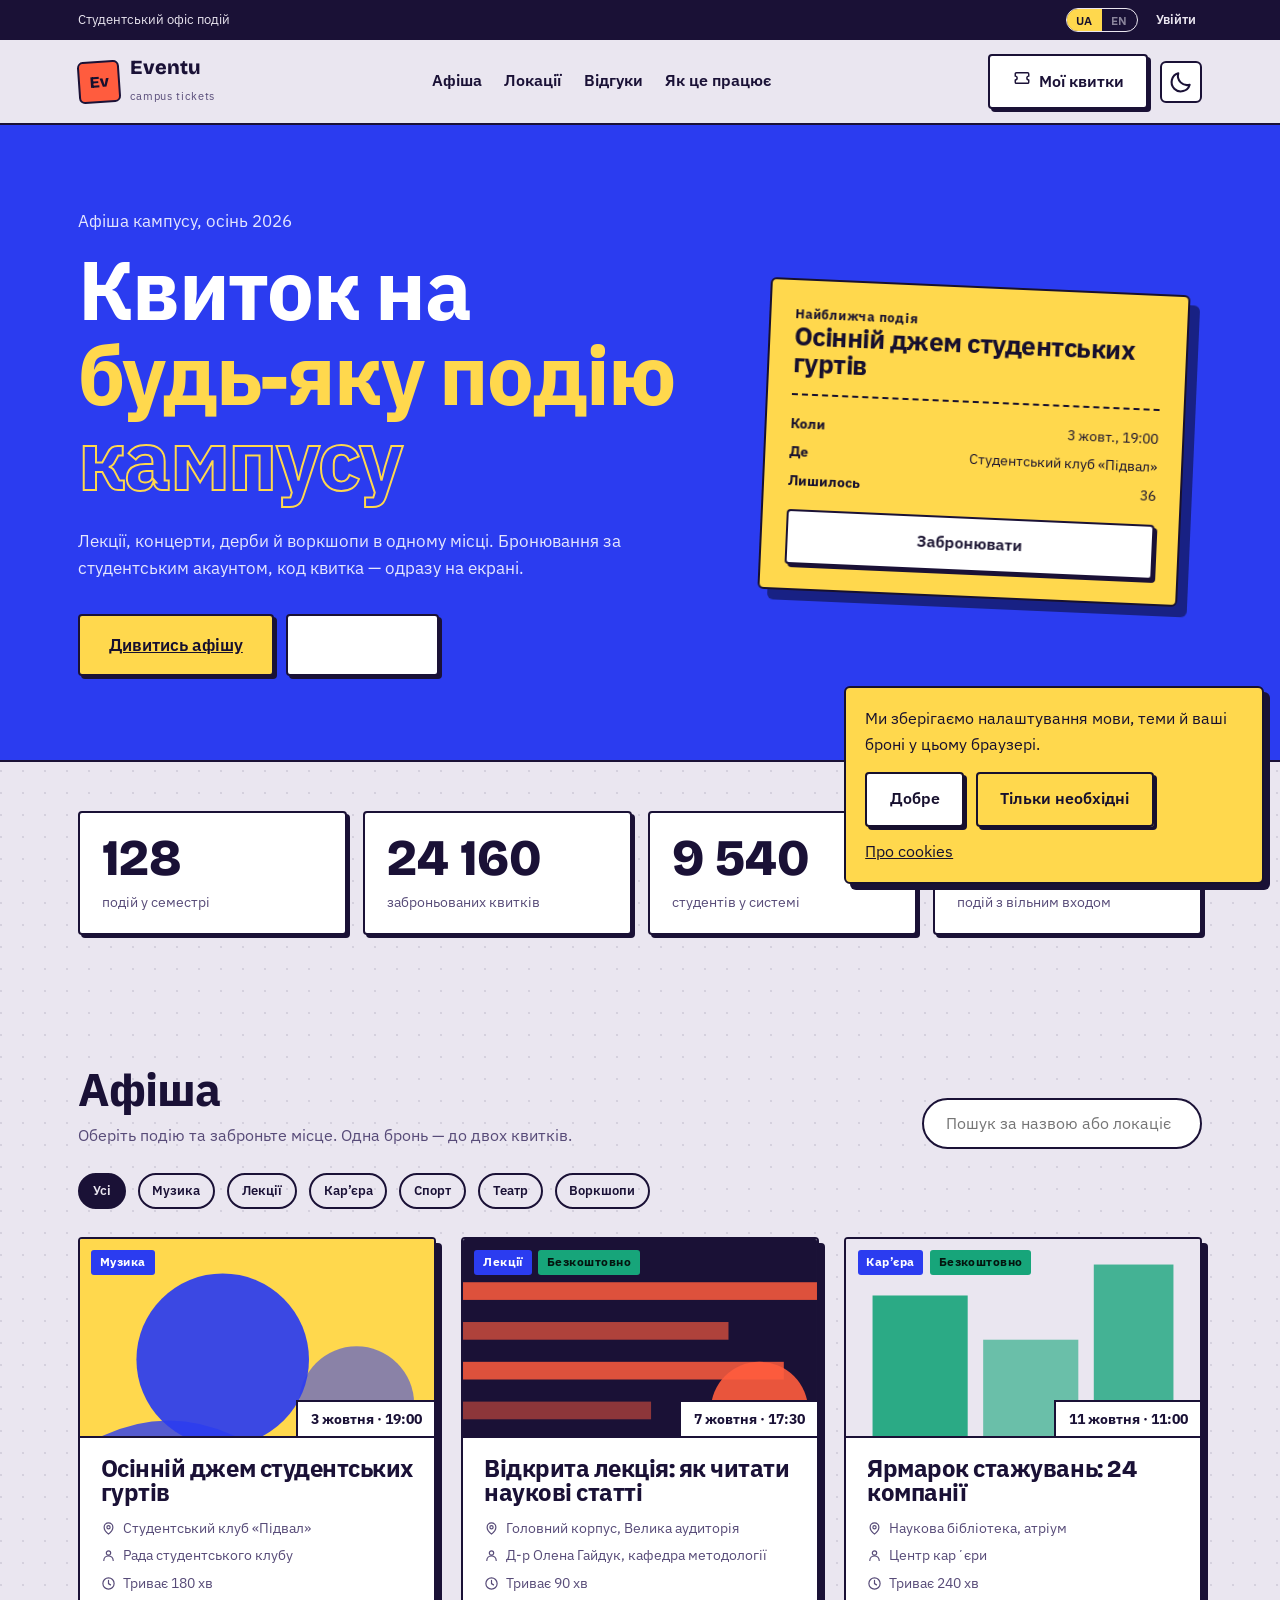
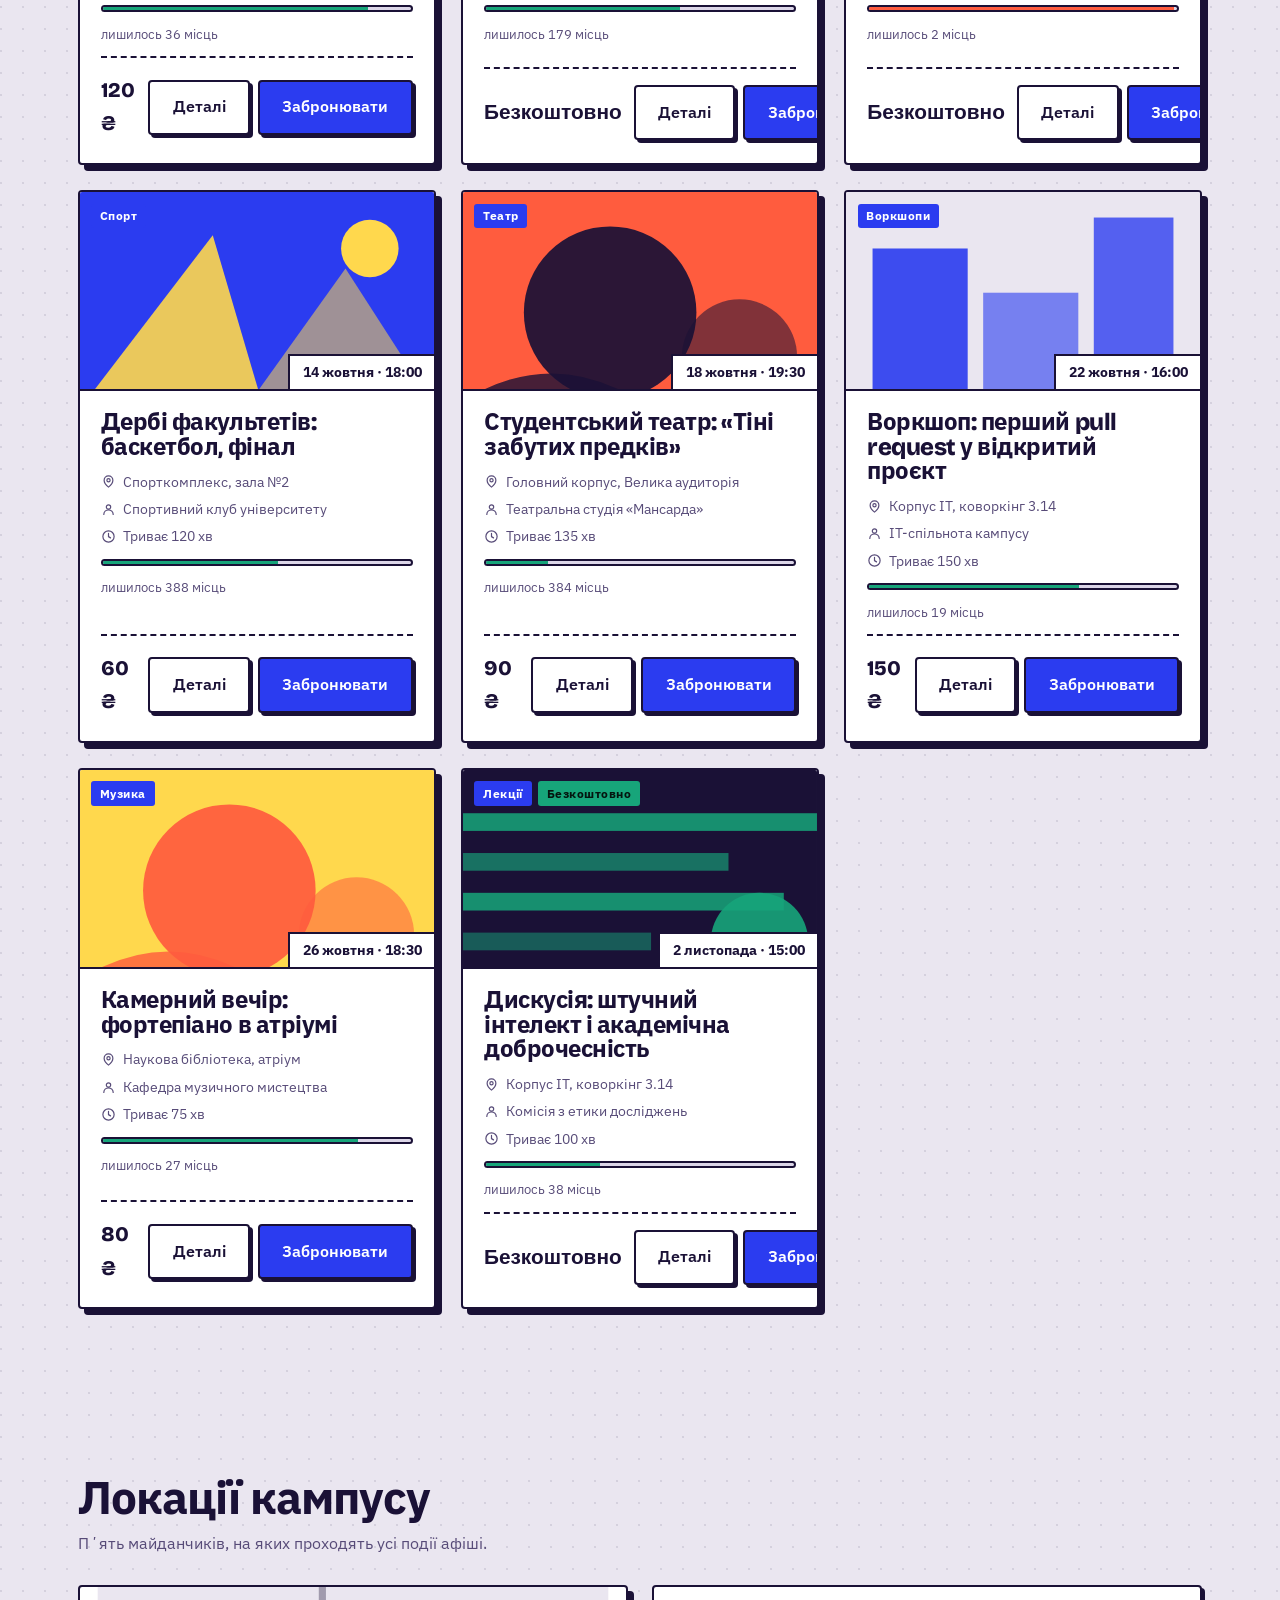
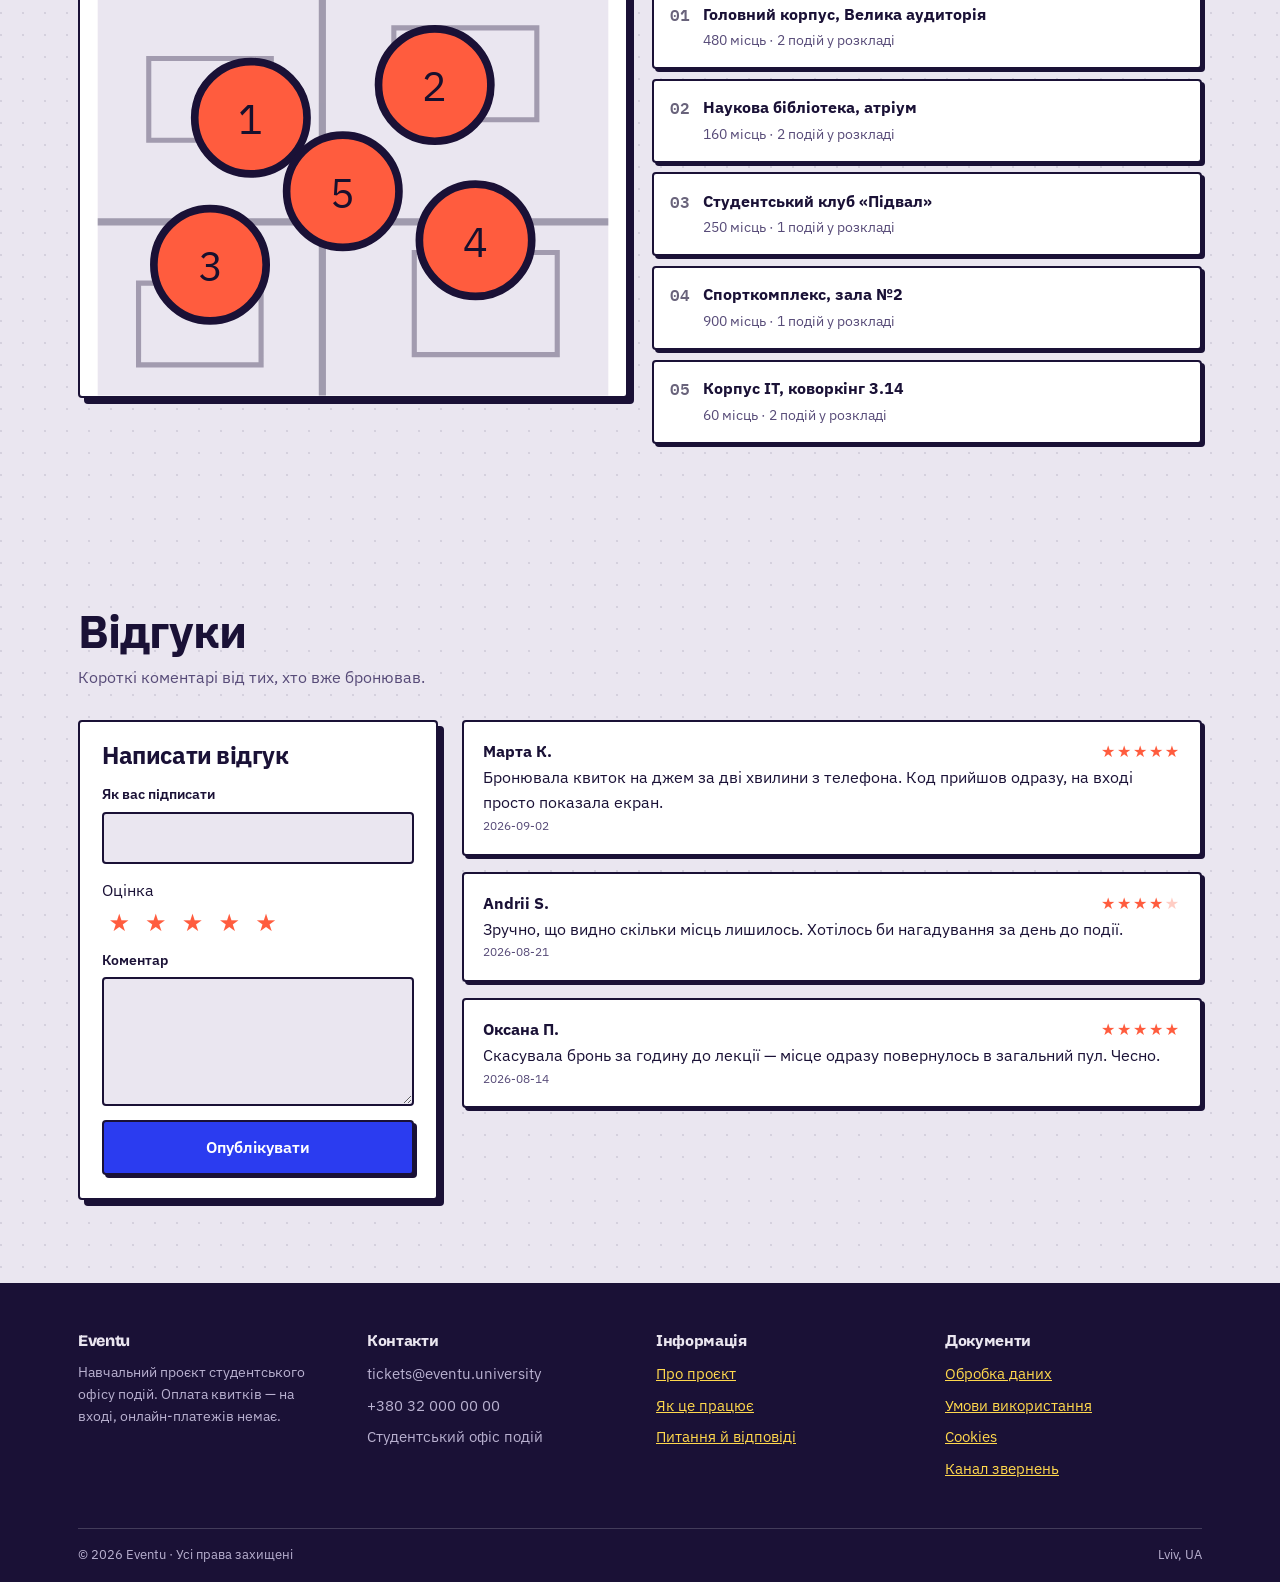
<file: index.html>
<!DOCTYPE html>
<html lang="uk" data-theme="light">
<head>
<meta charset="UTF-8">
<meta name="viewport" content="width=device-width, initial-scale=1">
<title>Eventu — квитки на університетські події</title>
<meta name="description" content="Афіша університетського кампусу: лекції, концерти, спорт, воркшопи. Бронювання квитків за студентським акаунтом.">
<link rel="icon" href="data:image/svg+xml,<svg xmlns='http://www.w3.org/2000/svg' viewBox='0 0 32 32'><rect width='32' height='32' rx='6' fill='%23FF5C3E'/><text x='16' y='23' font-size='18' font-family='sans-serif' font-weight='700' text-anchor='middle' fill='%231A1136'>E</text></svg>">
<link rel="preconnect" href="https://fonts.googleapis.com">
<link rel="preconnect" href="https://fonts.gstatic.com" crossorigin>
<link href="https://fonts.googleapis.com/css2?family=Bricolage+Grotesque:opsz,wght@12..96,700;12..96,800&family=IBM+Plex+Mono:wght@500;600&family=IBM+Plex+Sans:wght@400;500;600;700&display=swap" rel="stylesheet">
<link rel="stylesheet" href="assets/css/style.css">
<script type="application/ld+json">
{"@context":"https://schema.org","@type":"WebSite","name":"Eventu","inLanguage":["uk","en"],
"publisher":{"@type":"CollegeOrUniversity","name":"Eventu Campus"}}
</script>
</head>
<body>

<!-- top strip -->
<div class="strip">
  <div class="wrap strip__inner">
    <span data-i18n="top.office">Студентський офіс подій</span>
    <div class="row">
      <div class="lang">
        <button data-lang="ua" aria-pressed="true">UA</button>
        <button data-lang="en" aria-pressed="false">EN</button>
      </div>
      <span id="auth-slot" class="row"></span>
    </div>
  </div>
</div>

<!-- header -->
<header class="site-header">
  <div class="wrap site-header__inner">
    <a class="brand" href="index.html">
      <span class="brand__mark">Ev</span>
      <span>
        <span class="brand__name">Eventu</span><br>
        <span class="brand__sub">campus tickets</span>
      </span>
    </a>

    <nav class="nav">
      <a href="#events" data-i18n="nav.events">Афіша</a>
      <a href="#venues" data-i18n="nav.venues">Локації</a>
      <a href="#reviews" data-i18n="nav.reviews">Відгуки</a>
      <a href="pages/how-it-works.html" data-i18n="nav.help">Як це працює</a>
    </nav>

    <div class="row">
      <button class="btn desk-only" data-mine="1"><span data-icon="ticket"></span><span data-i18n="hero.mine">Мої квитки</span></button>
      <button class="icon-btn" id="theme-toggle" aria-label="Toggle theme"></button>
      <button class="icon-btn burger" id="burger" aria-label="Menu"><span data-icon="menu"></span></button>
    </div>
  </div>
  <div class="wrap mobile-nav" id="mobile-nav">
    <a href="#events" data-i18n="nav.events">Афіша</a>
    <a href="#venues" data-i18n="nav.venues">Локації</a>
    <a href="#reviews" data-i18n="nav.reviews">Відгуки</a>
    <a href="pages/how-it-works.html" data-i18n="nav.help">Як це працює</a>
    <button class="btn btn--block" data-mine="1" style="margin-top:.8rem"><span data-i18n="hero.mine">Мої квитки</span></button>
  </div>
</header>

<main>
  <!-- hero -->
  <section class="hero">
    <div class="wrap hero__grid">
      <div>
        <p class="hero__lead" style="margin:0 0 1rem" data-i18n="hero.kicker">Афіша кампусу, осінь 2026</p>
        <h1>
          <span data-i18n="hero.l1">Квиток на</span>
          <span class="line-2" data-i18n="hero.l2">будь-яку подію</span>
          <span class="line-3" data-i18n="hero.l3">кампусу</span>
        </h1>
        <p class="hero__lead" data-i18n="hero.lead">Лекції, концерти, дерби й воркшопи в одному місці.</p>
        <div class="hero__cta">
          <a class="btn btn--lemon btn--lg" href="#events"><span data-i18n="hero.browse">Дивитись афішу</span></a>
          <button class="btn btn--lg" data-mine="1"><span data-i18n="hero.mine">Мої квитки</span></button>
        </div>
      </div>

      <aside class="hero__stub">
        <p style="font-size:.8rem;font-weight:700;letter-spacing:.06em" data-i18n="hero.stubTitle">Найближча подія</p>
        <h3 id="stub-title"></h3>
        <div class="perf"></div>
        <dl>
          <dt data-i18n="hero.when">Коли</dt><dd id="stub-when"></dd>
          <dt data-i18n="hero.where">Де</dt><dd id="stub-where"></dd>
          <dt data-i18n="hero.left">Лишилось</dt><dd><span id="stub-left"></span></dd>
        </dl>
        <button class="btn btn--block" id="stub-cta" data-book="" style="margin-top:1.1rem">
          <span data-i18n="events.book">Забронювати</span>
        </button>
      </aside>
    </div>
  </section>

  <!-- counters -->
  <section class="section section--tight">
    <div class="wrap counters" id="counters">
      <div class="counter"><div class="counter__num"><span data-count="events">0</span></div><div class="counter__label" data-i18n="stats.events">подій у семестрі</div></div>
      <div class="counter"><div class="counter__num"><span data-count="tickets">0</span></div><div class="counter__label" data-i18n="stats.tickets">заброньованих квитків</div></div>
      <div class="counter"><div class="counter__num"><span data-count="students">0</span></div><div class="counter__label" data-i18n="stats.students">студентів у системі</div></div>
      <div class="counter"><div class="counter__num"><span data-count="free">0</span></div><div class="counter__label" data-i18n="stats.free">подій з вільним входом</div></div>
    </div>
  </section>

  <!-- events -->
  <section class="section" id="events">
    <div class="wrap">
      <div class="spread" style="margin-bottom:1.5rem">
        <div>
          <h2 data-i18n="events.title">Афіша</h2>
          <p style="color:var(--ink-soft);margin-top:.5rem" data-i18n="events.sub">Оберіть подію та заброньте місце.</p>
        </div>
        <label class="search">
          <span data-icon="search" style="display:flex"></span>
          <input id="search" type="search" data-i18n-ph="events.search" placeholder="Пошук">
        </label>
      </div>
      <div class="toolbar" id="filters"></div>
      <div class="events" id="events-grid"></div>
    </div>
  </section>

  <!-- venues -->
  <section class="section" id="venues">
    <div class="wrap">
      <h2 data-i18n="venues.title">Локації кампусу</h2>
      <p style="color:var(--ink-soft);margin:.5rem 0 1.8rem" data-i18n="venues.sub">Пʼять майданчиків.</p>
      <div class="venues">
        <div class="map" id="campus-map"></div>
        <div class="venue-list" id="venue-list"></div>
      </div>
    </div>
  </section>

  <!-- reviews -->
  <section class="section" id="reviews">
    <div class="wrap">
      <h2 data-i18n="reviews.title">Відгуки</h2>
      <p style="color:var(--ink-soft);margin:.5rem 0 1.8rem" data-i18n="reviews.sub">Короткі коментарі.</p>
      <div class="reviews-grid">
        <form class="panel" id="form-review">
          <h3 style="margin-bottom:1rem" data-i18n="reviews.write">Написати відгук</h3>
          <div class="field">
            <label for="review-name" data-i18n="reviews.name">Як вас підписати</label>
            <input id="review-name" maxlength="40">
          </div>
          <div class="field">
            <span data-i18n="reviews.rating">Оцінка</span>
            <div class="stars" id="stars"></div>
          </div>
          <div class="field">
            <label for="review-text" data-i18n="reviews.text">Коментар</label>
            <textarea id="review-text" rows="4" maxlength="400"></textarea>
          </div>
          <button class="btn btn--solid btn--block" type="submit" data-i18n="reviews.send">Опублікувати</button>
        </form>
        <div id="reviews-list"></div>
      </div>
    </div>
  </section>
</main>

<!-- footer -->
<footer class="site-footer" id="contact">
  <div class="wrap">
    <div class="footer__grid">
      <div>
        <h4>Eventu</h4>
        <p class="footer__note" data-i18n="footer.note">Навчальний проєкт студентського офісу подій.</p>
      </div>
      <div>
        <h4 data-i18n="nav.contact">Контакти</h4>
        <ul class="footer__note">
          <li>tickets@eventu.university</li>
          <li>+380 32 000 00 00</li>
          <li data-i18n="top.office">Студентський офіс подій</li>
        </ul>
      </div>
      <div>
        <h4 data-i18n="footer.info">Інформація</h4>
        <ul>
          <li><a href="pages/about.html" data-i18n="footer.about">Про проєкт</a></li>
          <li><a href="pages/how-it-works.html" data-i18n="footer.how">Як це працює</a></li>
          <li><a href="pages/faq.html" data-i18n="footer.faq">Питання й відповіді</a></li>
        </ul>
      </div>
      <div>
        <h4 data-i18n="footer.legal">Документи</h4>
        <ul>
          <li><a href="legal/privacy.html" data-i18n="footer.privacy">Обробка даних</a></li>
          <li><a href="legal/terms.html" data-i18n="footer.terms">Умови використання</a></li>
          <li><a href="legal/cookies.html" data-i18n="footer.cookies">Cookies</a></li>
          <li><a href="legal/report.html" data-i18n="footer.report">Канал звернень</a></li>
        </ul>
      </div>
    </div>
    <div class="footer__bar">
      <span>© <span id="year">2026</span> Eventu · <span data-i18n="footer.rights">Усі права захищені</span></span>
      <span>Lviv, UA</span>
    </div>
  </div>
</footer>

<!-- auth modal -->
<div class="modal" id="modal-auth" hidden role="dialog" aria-modal="true">
  <div class="modal__veil"></div>
  <div class="modal__box">
    <button class="modal__close" data-close aria-label="Close"><span data-icon="x"></span></button>
    <h2 data-i18n="auth.login">Вхід</h2>
    <div class="tabs" id="auth-tabs" style="margin-top:1.2rem">
      <button class="chip" data-auth-tab="login" aria-pressed="true" data-i18n="auth.login">Вхід</button>
      <button class="chip" data-auth-tab="register" aria-pressed="false" data-i18n="auth.register">Реєстрація</button>
    </div>

    <div id="google-slot" style="display:flex;justify-content:center;margin-bottom:1rem"></div>
    <div class="divider"><span data-i18n="auth.or">або поштою</span></div>

    <form id="form-login">
      <div class="field">
        <label for="login-email" data-i18n="auth.email">Пошта</label>
        <input id="login-email" type="email" required autocomplete="email">
      </div>
      <div class="field">
        <label for="login-pass" data-i18n="auth.pass">Пароль</label>
        <input id="login-pass" type="password" required autocomplete="current-password">
      </div>
      <button class="btn btn--solid btn--block" type="submit" data-i18n="auth.doLogin">Увійти</button>
    </form>

    <form id="form-register" hidden>
      <div class="field">
        <label for="reg-name" data-i18n="auth.name">Імʼя та прізвище</label>
        <input id="reg-name" required autocomplete="name">
      </div>
      <div class="field">
        <label for="reg-email" data-i18n="auth.email">Пошта</label>
        <input id="reg-email" type="email" required autocomplete="email">
      </div>
      <div class="field">
        <label for="reg-pass" data-i18n="auth.pass">Пароль</label>
        <input id="reg-pass" type="password" required minlength="6" autocomplete="new-password">
        <small data-i18n="auth.passHint">Мінімум 6 символів</small>
      </div>
      <button class="btn btn--solid btn--block" type="submit" data-i18n="auth.doRegister">Створити акаунт</button>
    </form>

    <p class="notice notice--bad" id="auth-error" hidden style="margin-top:1rem"></p>
  </div>
</div>

<!-- booking modal -->
<div class="modal" id="modal-book" hidden role="dialog" aria-modal="true">
  <div class="modal__veil"></div>
  <div class="modal__box modal__box--wide">
    <button class="modal__close" data-close aria-label="Close"><span data-icon="x"></span></button>
    <h2 data-i18n="book.title">Бронювання</h2>
    <p style="margin-top:.6rem"><strong id="book-event"></strong><br><span class="ticket__seats" id="book-when"></span></p>

    <form id="book-form" style="margin-top:1.3rem">
      <div class="field">
        <label for="book-name" data-i18n="book.name">Імʼя</label>
        <input id="book-name" required>
      </div>
      <div class="field">
        <label for="book-email" data-i18n="book.email">Email</label>
        <input id="book-email" type="email" required>
      </div>
      <div class="field">
        <label for="book-phone" data-i18n="book.phone">Телефон</label>
        <input id="book-phone" type="tel" placeholder="+380 __ ___ __ __">
      </div>
      <div class="field">
        <label for="book-qty" data-i18n="book.qty">Кількість квитків</label>
        <select id="book-qty"></select>
      </div>
      <div class="field">
        <label for="book-note" data-i18n="book.note">Коментар організатору</label>
        <textarea id="book-note" rows="3" maxlength="300"></textarea>
      </div>
      <label class="check">
        <input type="checkbox" id="book-gdpr">
        <span data-i18n="book.gdpr">Погоджуюсь на обробку персональних даних</span>
      </label>
      <p class="row" style="margin:1rem 0"><strong data-i18n="book.total">До сплати</strong> <span id="book-total"></span></p>
      <button class="btn btn--solid btn--block btn--lg" id="book-submit" type="submit" disabled data-i18n="book.submit">Підтвердити бронь</button>
    </form>

    <div id="book-done" hidden style="text-align:center;padding:1.5rem 0">
      <p class="notice notice--good" data-i18n="book.done">Квиток заброньовано</p>
      <div class="code" id="book-code" style="margin:1.2rem 0"></div>
      <p style="margin:0 auto 1.4rem;color:var(--ink-soft)" data-i18n="book.codeHint">Покажіть цей код на вході.</p>
      <button class="btn btn--lemon btn--lg" data-close data-i18n="book.close">Готово</button>
    </div>
  </div>
</div>

<!-- details modal -->
<div class="modal" id="modal-details" hidden role="dialog" aria-modal="true">
  <div class="modal__veil"></div>
  <div class="modal__box modal__box--wide">
    <button class="modal__close" data-close aria-label="Close"><span data-icon="x"></span></button>
    <div id="details-body"></div>
  </div>
</div>

<!-- my tickets modal -->
<div class="modal" id="modal-mine" hidden role="dialog" aria-modal="true">
  <div class="modal__veil"></div>
  <div class="modal__box">
    <button class="modal__close" data-close aria-label="Close"><span data-icon="x"></span></button>
    <h2 data-i18n="mine.title">Мої квитки</h2>
    <div id="mine-body" style="margin-top:1.2rem"></div>
  </div>
</div>

<!-- cookies + toast -->
<div class="cookies" id="cookies" hidden>
  <p style="margin:0" data-i18n="cookies.text">Ми зберігаємо налаштування у цьому браузері.</p>
  <div class="row">
    <button class="btn" id="cookies-accept" data-i18n="cookies.accept">Добре</button>
    <button class="btn btn--ghost" id="cookies-decline" data-i18n="cookies.decline">Тільки необхідні</button>
    <a href="legal/cookies.html" data-i18n="cookies.more">Про cookies</a>
  </div>
</div>
<div class="toast" id="toast" hidden role="status"></div>

<script src="assets/js/config.js"></script>
<script src="assets/js/data.js"></script>
<script src="assets/js/i18n.js"></script>
<script src="assets/js/store.js"></script>
<script src="assets/js/app.js"></script>
</body>
</html>
</file>
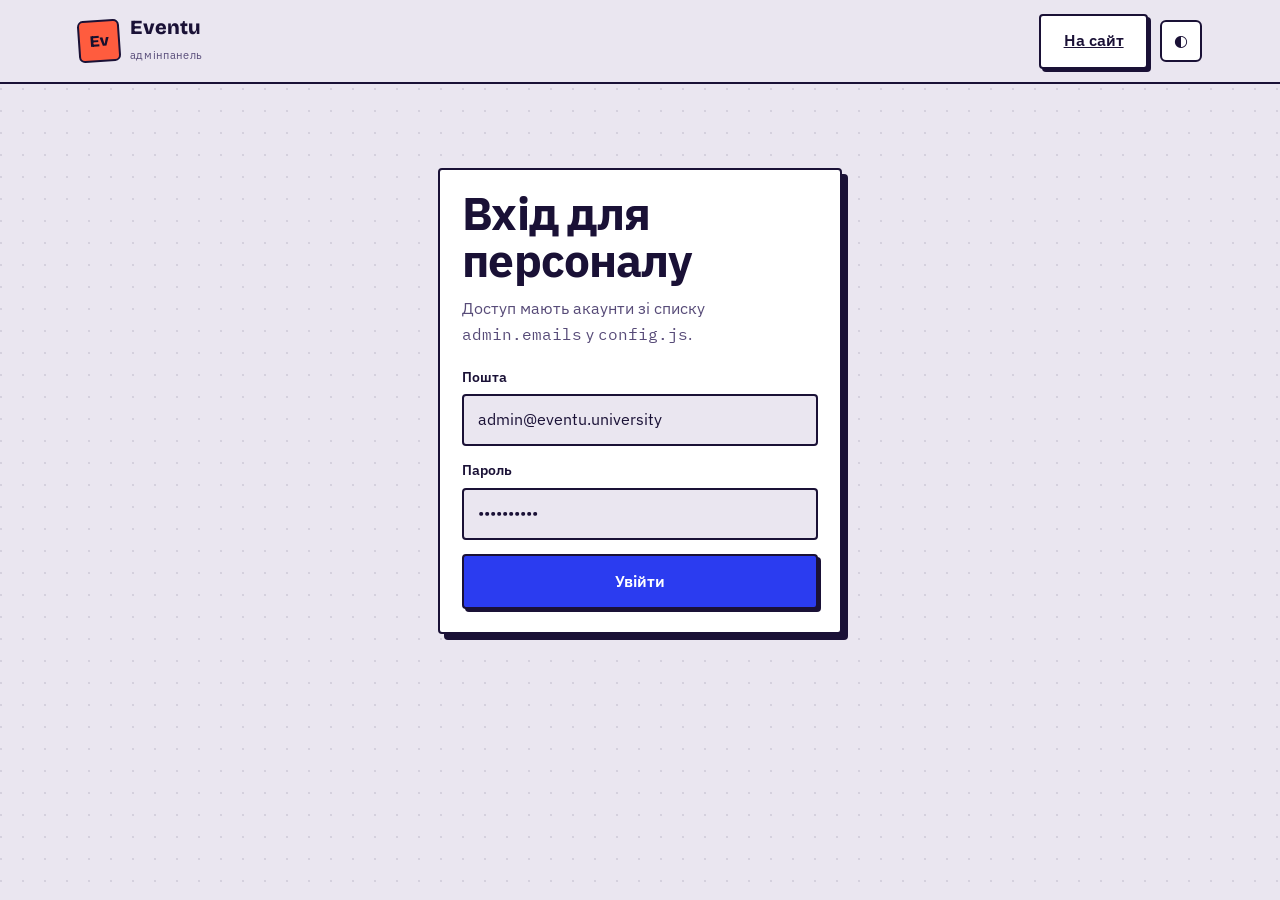
<file: admin.html>
<!DOCTYPE html>
<html lang="uk" data-theme="light">
<head>
<meta charset="UTF-8">
<meta name="viewport" content="width=device-width, initial-scale=1">
<title>Адмінпанель — Eventu</title>
<meta name="robots" content="noindex">
<link rel="preconnect" href="https://fonts.googleapis.com">
<link rel="preconnect" href="https://fonts.gstatic.com" crossorigin>
<link href="https://fonts.googleapis.com/css2?family=Bricolage+Grotesque:opsz,wght@12..96,700;12..96,800&family=IBM+Plex+Mono:wght@500;600&family=IBM+Plex+Sans:wght@400;500;600;700&display=swap" rel="stylesheet">
<link rel="stylesheet" href="assets/css/style.css">
</head>
<body>

<header class="site-header">
  <div class="wrap site-header__inner">
    <a class="brand" href="index.html">
      <span class="brand__mark">Ev</span>
      <span><span class="brand__name">Eventu</span><br><span class="brand__sub">адмінпанель</span></span>
    </a>
    <div class="row">
      <span id="admin-who" class="ticket__seats"></span>
      <a class="btn" href="index.html">На сайт</a>
      <button class="icon-btn" id="theme-toggle" aria-label="Тема">◐</button>
      <button class="btn hide" id="admin-logout">Вийти</button>
    </div>
  </div>
</header>

<!-- gate -->
<section class="section" id="gate">
  <div class="wrap" style="max-width:460px">
    <div class="panel">
      <h2>Вхід для персоналу</h2>
      <p style="color:var(--ink-soft);margin:.6rem 0 1.2rem">
        Доступ мають акаунти зі списку <code>admin.emails</code> у <code>config.js</code>.
      </p>
      <form id="gate-form">
        <div class="field">
          <label for="gate-email">Пошта</label>
          <input id="gate-email" type="email" required autocomplete="email" value="admin@eventu.university">
        </div>
        <div class="field">
          <label for="gate-pass">Пароль</label>
          <input id="gate-pass" type="password" required autocomplete="current-password" value="eventu2026">
        </div>
        <button class="btn btn--solid btn--block" type="submit">Увійти</button>
      </form>
      <p class="notice notice--bad" id="gate-error" hidden style="margin-top:1rem"></p>
    </div>
  </div>
</section>

<!-- panel -->
<main id="panel" hidden>
  <section class="page-hero">
    <div class="wrap">
      <h1>Адмінпанель</h1>
      <p>Події, броні та відгуки в реальному часі. Зміни одразу видно на головній сторінці.</p>
    </div>
  </section>

  <section class="section section--tight">
    <div class="wrap counters" id="kpi"></div>
  </section>

  <section class="section section--tight">
    <div class="wrap">
      <div class="tabs" id="admin-tabs">
        <button class="chip" data-tab="events" aria-pressed="true">Події</button>
        <button class="chip" data-tab="bookings" aria-pressed="false">Броні</button>
        <button class="chip" data-tab="reviews" aria-pressed="false">Відгуки</button>
        <button class="chip" data-tab="system" aria-pressed="false">Система</button>
      </div>

      <!-- events -->
      <div data-panel="events">
        <div class="spread" style="margin-bottom:1.2rem">
          <h2>Події</h2>
          <div class="row">
            <label class="search">
              <input id="ev-search" type="search" placeholder="Пошук події">
            </label>
            <button class="btn btn--solid" id="ev-new">+ Нова подія</button>
          </div>
        </div>
        <div class="table-wrap"><table class="table" id="ev-table"></table></div>
      </div>

      <!-- bookings -->
      <div data-panel="bookings" hidden>
        <div class="spread" style="margin-bottom:1.2rem">
          <h2>Броні</h2>
          <div class="row">
            <label class="search">
              <input id="bk-search" type="search" placeholder="Код, ім’я або пошта">
            </label>
            <button class="btn" id="bk-export">Експорт CSV</button>
          </div>
        </div>
        <div class="table-wrap"><table class="table" id="bk-table"></table></div>
      </div>

      <!-- reviews -->
      <div data-panel="reviews" hidden>
        <h2 style="margin-bottom:1.2rem">Відгуки</h2>
        <div id="rv-list"></div>
      </div>

      <!-- system -->
      <div data-panel="system" hidden>
        <h2 style="margin-bottom:1.2rem">Система</h2>
        <div class="panel" style="margin-bottom:1.2rem">
          <h3>Акаунти</h3>
          <div class="table-wrap" style="margin-top:.8rem"><table class="table" id="us-table"></table></div>
        </div>
        <div class="panel">
          <h3>Дані</h3>
          <p style="color:var(--ink-soft);margin:.6rem 0 1rem">
            Каталог подій зберігається в цьому браузері. Скидання поверне початковий набір подій
            з <code>data.js</code>; броні при цьому залишаться.
          </p>
          <div class="row">
            <button class="btn" id="sys-export">Експорт усіх даних (JSON)</button>
            <button class="btn btn--coral" id="sys-reset">Скинути каталог подій</button>
          </div>
        </div>
      </div>
    </div>
  </section>
</main>

<!-- event editor -->
<div class="modal" id="modal-event" hidden role="dialog" aria-modal="true">
  <div class="modal__veil"></div>
  <div class="modal__box modal__box--wide">
    <button class="modal__close" data-close aria-label="Закрити">✕</button>
    <h2 id="ev-form-title">Нова подія</h2>
    <form id="ev-form" style="margin-top:1.2rem">
      <input type="hidden" id="f-id">
      <div class="grid-2">
        <div class="field"><label for="f-title-ua">Назва (UA)</label><input id="f-title-ua" required></div>
        <div class="field"><label for="f-title-en">Назва (EN)</label><input id="f-title-en" required></div>
        <div class="field"><label for="f-host-ua">Організатор (UA)</label><input id="f-host-ua" required></div>
        <div class="field"><label for="f-host-en">Організатор (EN)</label><input id="f-host-en" required></div>
      </div>
      <div class="field"><label for="f-desc-ua">Опис (UA)</label><textarea id="f-desc-ua" rows="3" required></textarea></div>
      <div class="field"><label for="f-desc-en">Опис (EN)</label><textarea id="f-desc-en" rows="3" required></textarea></div>
      <div class="grid-2">
        <div class="field"><label for="f-cat">Категорія</label><select id="f-cat"></select></div>
        <div class="field"><label for="f-venue">Локація</label><select id="f-venue"></select></div>
        <div class="field"><label for="f-date">Дата й час</label><input id="f-date" type="datetime-local" required></div>
        <div class="field"><label for="f-duration">Тривалість, хв</label><input id="f-duration" type="number" min="15" step="5" required></div>
        <div class="field"><label for="f-price">Ціна, ₴ (0 — безкоштовно)</label><input id="f-price" type="number" min="0" step="10" required></div>
        <div class="field"><label for="f-seats">Місць усього</label><input id="f-seats" type="number" min="1" required></div>
        <div class="field"><label for="f-taken">Зайнято поза сайтом</label><input id="f-taken" type="number" min="0" required><small>Квитки, продані офлайн</small></div>
        <div class="field"><label for="f-ink">Колір постера</label><input id="f-ink" type="color"></div>
        <div class="field"><label for="f-paper">Фон постера</label><input id="f-paper" type="color"></div>
      </div>
      <div class="row" style="margin-top:1rem">
        <button class="btn btn--solid" type="submit">Зберегти</button>
        <button class="btn btn--ghost" type="button" data-close>Скасувати</button>
      </div>
    </form>
  </div>
</div>

<div class="toast" id="toast" hidden role="status"></div>

<script src="assets/js/config.js"></script>
<script src="assets/js/data.js"></script>
<script src="assets/js/i18n.js"></script>
<script src="assets/js/store.js"></script>
<script src="assets/js/admin.js"></script>
</body>
</html>
</file>
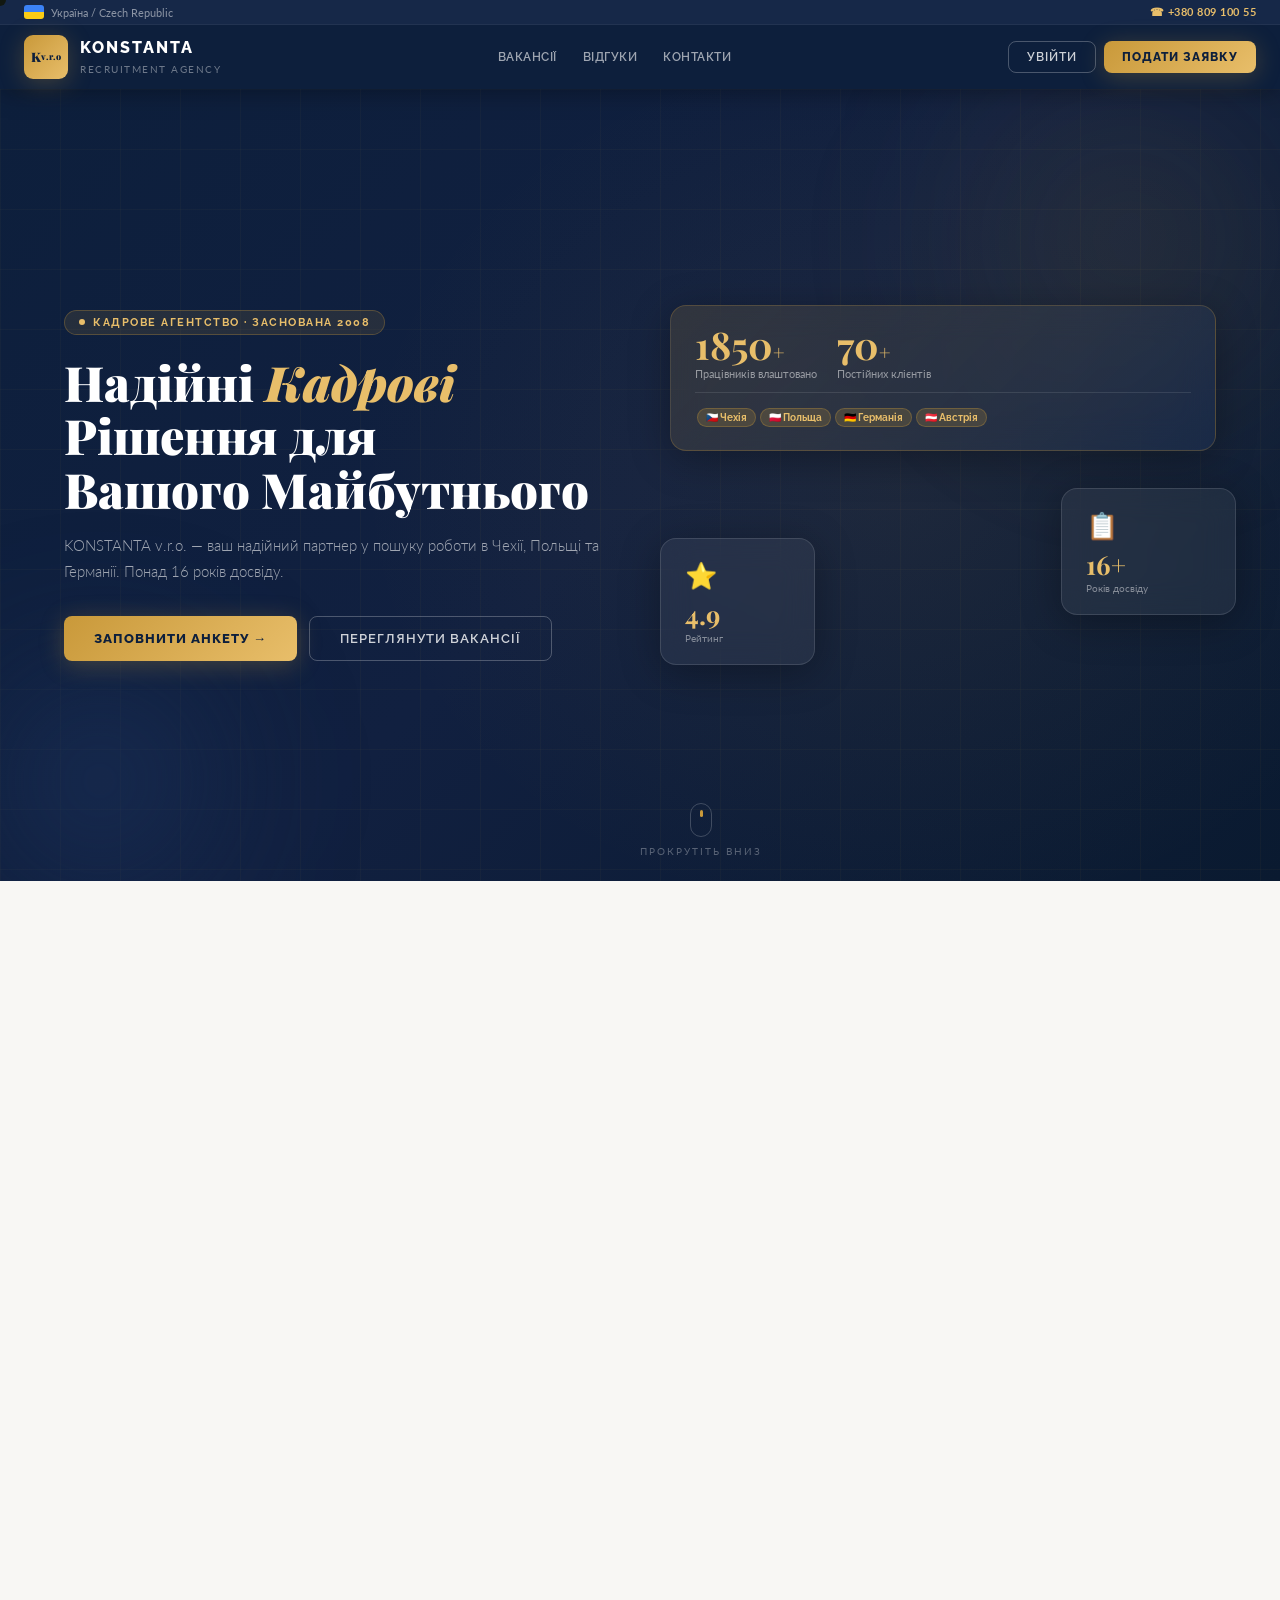
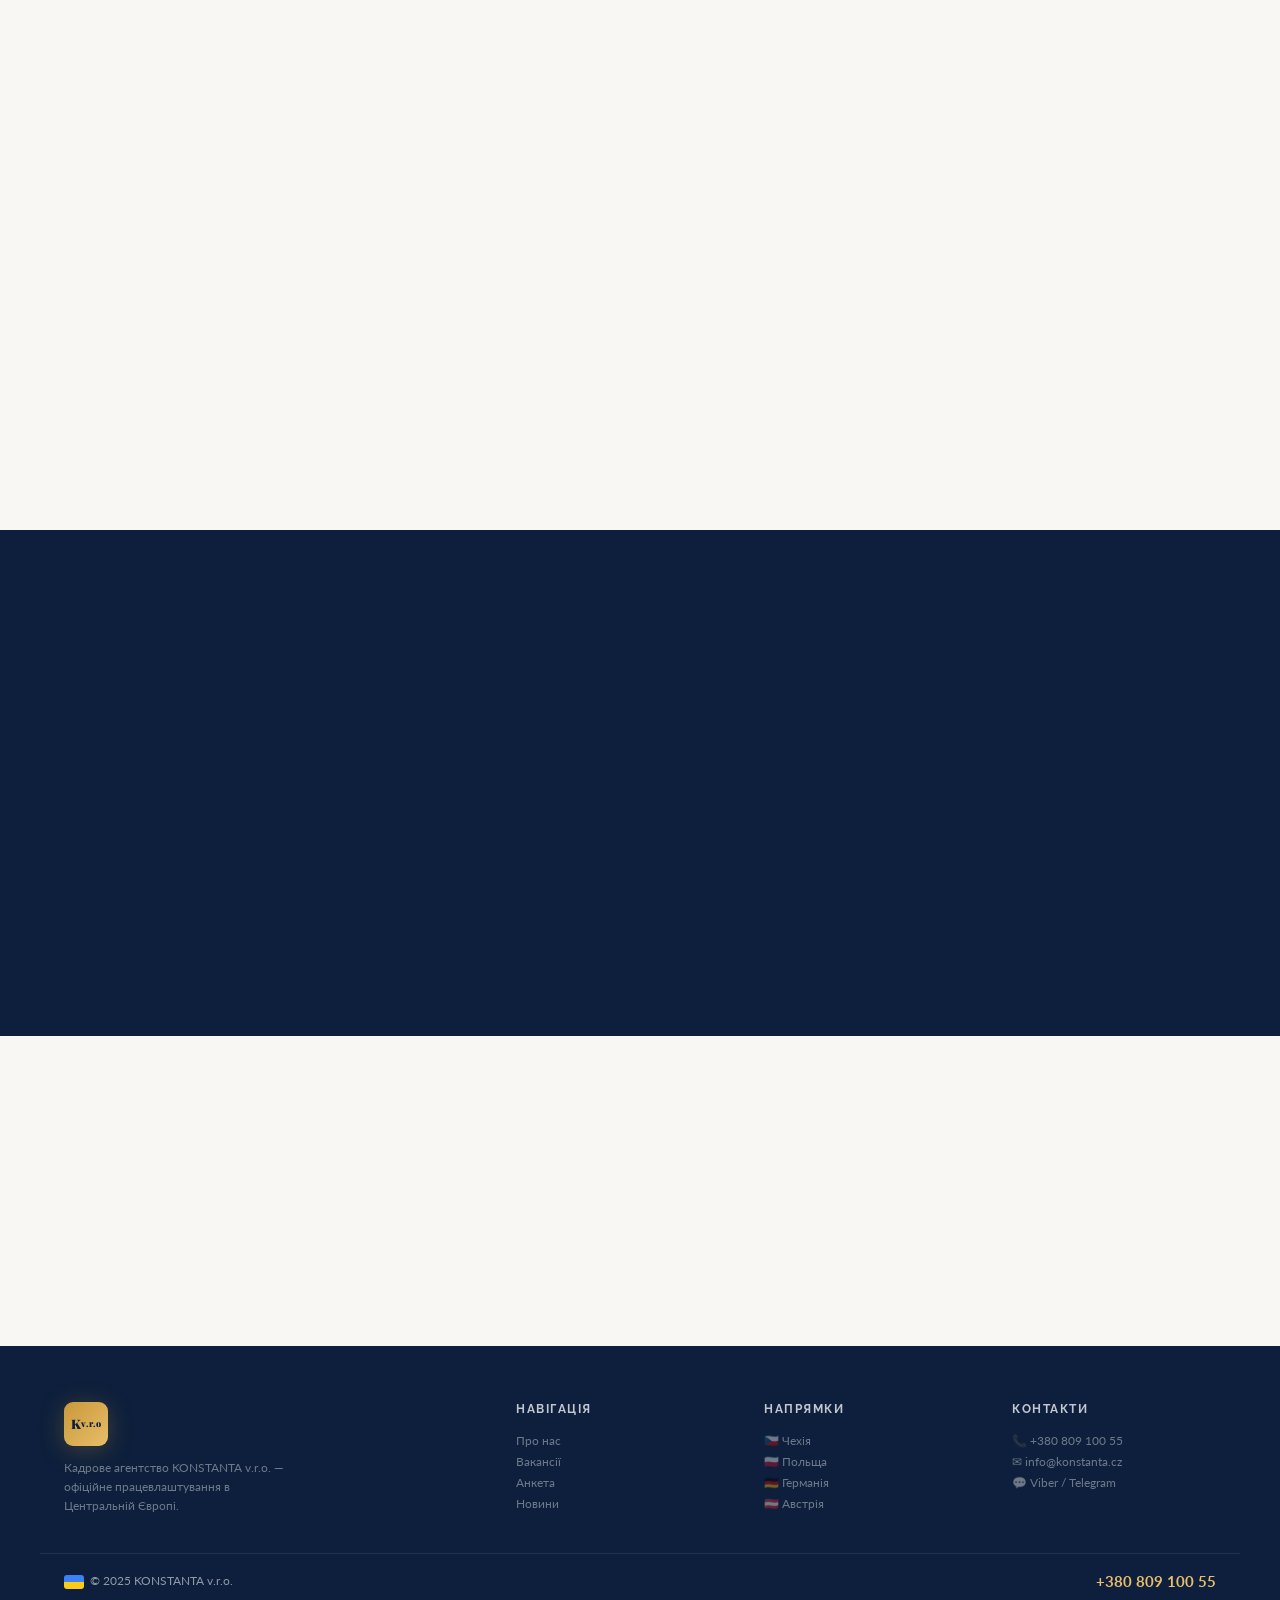
<file: konstanta_full (1).html>
<!DOCTYPE html>
<html lang="uk">
<head>
<meta charset="UTF-8">
<meta name="viewport" content="width=device-width, initial-scale=1.0">
<title>KONSTANTA v.r.o. — Кадрове Агентство</title>
<link href="https://fonts.googleapis.com/css2?family=Playfair+Display:ital,wght@0,700;0,900;1,700&family=Raleway:wght@300;400;600;700;800&family=Lato:wght@300;400;700&display=swap" rel="stylesheet">
<style>
/* ════════════════════════════════════════
   DESIGN SYSTEM
════════════════════════════════════════ */
:root {
  --navy:#0d1f3c; --navy2:#162848; --navy3:#1e3560;
  --gold:#c9993a; --gold2:#e8be6a; --gold3:#f5e9cc;
  --white:#fff; --off:#f8f7f4; --text:#1a1a2e;
  --muted:#6b7280; --border:#e2ddd6;
  --green:#2d7a4f; --red:#b91c1c;
  --sh:0 4px 24px rgba(13,31,60,.12);
  --shg:0 4px 24px rgba(201,153,58,.28);
  --r:10px; --r2:18px;
  --tr:all .3s cubic-bezier(.4,0,.2,1);
}
*,*::before,*::after{box-sizing:border-box;margin:0;padding:0}
html{scroll-behavior:smooth}
body{font-family:'Lato',sans-serif;color:var(--text);background:var(--off);overflow-x:hidden}

/* ── CURSOR ── */
#cur{width:12px;height:12px;background:var(--gold);border-radius:50%;position:fixed;z-index:9999;pointer-events:none;transform:translate(-50%,-50%);transition:width .15s,height .15s;mix-blend-mode:multiply}
#cur2{width:36px;height:36px;border:1.5px solid var(--gold);border-radius:50%;position:fixed;z-index:9998;pointer-events:none;transform:translate(-50%,-50%);transition:width .25s,height .25s;opacity:.55}

/* ── LOADER ── */
#loader{position:fixed;inset:0;z-index:10000;background:var(--navy);display:flex;align-items:center;justify-content:center;flex-direction:column;gap:18px;transition:opacity .6s,visibility .6s}
#loader.gone{opacity:0;visibility:hidden}
.ld-logo{width:68px;height:68px;background:linear-gradient(135deg,var(--gold),var(--gold2));border-radius:14px;display:flex;align-items:center;justify-content:center;font-family:'Playfair Display',serif;font-weight:900;font-size:22px;color:var(--navy);animation:lp 1.2s ease-in-out infinite;box-shadow:var(--shg)}
@keyframes lp{0%,100%{transform:scale(1)}50%{transform:scale(1.08);box-shadow:0 0 40px rgba(201,153,58,.5)}}
.ld-bar{width:180px;height:3px;background:rgba(255,255,255,.1);border-radius:10px;overflow:hidden}
.ld-fill{height:100%;background:linear-gradient(90deg,var(--gold),var(--gold2));animation:lf 1.3s ease forwards}
@keyframes lf{from{width:0}to{width:100%}}
.ld-txt{font-size:10px;color:rgba(255,255,255,.4);letter-spacing:3px;text-transform:uppercase}

/* ── PAGES ── */
.page{display:none;opacity:0}
.page.active{display:block;animation:pfi .55s ease forwards}
@keyframes pfi{from{opacity:0;transform:translateY(14px)}to{opacity:1;transform:translateY(0)}}

/* ── TOAST ── */
#toast{position:fixed;bottom:28px;right:28px;z-index:8000;display:flex;flex-direction:column;gap:10px}
.toast-item{background:var(--navy);color:#fff;padding:12px 20px;border-radius:10px;font-size:13px;border-left:3px solid var(--gold);box-shadow:var(--sh);animation:tsi .35s ease;max-width:300px}
.toast-item.success{border-color:#2d7a4f}
.toast-item.error{border-color:var(--red)}
@keyframes tsi{from{opacity:0;transform:translateX(20px)}to{opacity:1;transform:translateX(0)}}

/* ════ HEADER ════ */
.hdr{position:sticky;top:0;z-index:500;background:var(--navy);box-shadow:0 2px 24px rgba(0,0,0,.35)}
.hdr-top{background:var(--navy2);padding:5px 24px;display:flex;justify-content:space-between;align-items:center;font-size:11px;color:rgba(255,255,255,.5);border-bottom:1px solid rgba(255,255,255,.05)}
.flag-ua{width:20px;height:14px;background:linear-gradient(#3b82f6 50%,#facc15 50%);border-radius:3px;flex-shrink:0}
.hdr-main{display:flex;align-items:center;justify-content:space-between;padding:10px 24px}
.logo{display:flex;align-items:center;gap:12px;cursor:pointer}
.logo-b{width:44px;height:44px;background:linear-gradient(135deg,var(--gold),var(--gold2));border-radius:9px;display:flex;align-items:center;justify-content:center;font-family:'Playfair Display',serif;font-weight:900;font-size:13px;color:var(--navy);line-height:1.1;text-align:center;box-shadow:var(--shg);transition:var(--tr)}
.logo-b:hover{transform:rotate(-4deg) scale(1.06)}
.logo-t strong{display:block;font-family:'Raleway',sans-serif;font-weight:800;font-size:16px;letter-spacing:2px;color:#fff;text-transform:uppercase}
.logo-t span{font-size:10px;color:rgba(255,255,255,.4);letter-spacing:1.5px;text-transform:uppercase}
.nav{display:flex;gap:2px;align-items:center}
.nav a{color:rgba(255,255,255,.6);text-decoration:none;font-family:'Raleway',sans-serif;font-size:11.5px;font-weight:600;padding:6px 12px;border-radius:6px;letter-spacing:.5px;transition:var(--tr);text-transform:uppercase;position:relative}
.nav a::after{content:'';position:absolute;bottom:3px;left:12px;right:12px;height:1.5px;background:var(--gold);transform:scaleX(0);transition:transform .3s ease}
.nav a:hover{color:#fff}
.nav a:hover::after{transform:scaleX(1)}
.btn-nav{background:linear-gradient(135deg,var(--gold),var(--gold2));color:var(--navy)!important;font-weight:800!important;border-radius:7px!important;box-shadow:var(--shg);transition:var(--tr)!important}
.btn-nav:hover{transform:translateY(-1px);box-shadow:0 6px 28px rgba(201,153,58,.45)!important}
.btn-nav::after{display:none!important}
.user-chip{display:flex;align-items:center;gap:8px;background:rgba(255,255,255,.08);border:1px solid rgba(255,255,255,.12);border-radius:100px;padding:5px 14px 5px 5px;cursor:pointer;transition:var(--tr)}
.user-chip:hover{background:rgba(255,255,255,.14)}
.user-av{width:28px;height:28px;border-radius:50%;background:linear-gradient(135deg,var(--gold),var(--gold2));display:flex;align-items:center;justify-content:center;font-family:'Playfair Display',serif;font-weight:700;font-size:12px;color:var(--navy)}
.user-name{font-size:12px;color:rgba(255,255,255,.8);font-family:'Raleway',sans-serif;font-weight:600}

/* ════ HERO ════ */
.hero{background:var(--navy);min-height:88vh;position:relative;overflow:hidden;display:flex;align-items:center}
.hero-bg{position:absolute;inset:0;background:radial-gradient(ellipse 60% 80% at 70% 50%,rgba(201,153,58,.08) 0%,transparent 70%),linear-gradient(135deg,var(--navy) 0%,#112040 50%,#0a1a30 100%)}
.hero-grid{position:absolute;inset:0;background-image:linear-gradient(rgba(201,153,58,.04) 1px,transparent 1px),linear-gradient(90deg,rgba(201,153,58,.04) 1px,transparent 1px);background-size:60px 60px;animation:gd 20s linear infinite}
@keyframes gd{from{transform:translateY(0)}to{transform:translateY(60px)}}
.orb{position:absolute;border-radius:50%;filter:blur(70px);pointer-events:none}
.orb1{width:500px;height:500px;background:radial-gradient(circle,rgba(201,153,58,.12),transparent 70%);right:-100px;top:-100px;animation:of 8s ease-in-out infinite}
.orb2{width:300px;height:300px;background:radial-gradient(circle,rgba(30,53,96,.8),transparent 70%);left:-50px;bottom:-50px;animation:of 11s ease-in-out infinite reverse}
@keyframes of{0%,100%{transform:translate(0,0) scale(1)}50%{transform:translate(20px,-30px) scale(1.08)}}
.hero-inner{position:relative;z-index:2;max-width:1200px;margin:0 auto;padding:80px 24px;display:grid;grid-template-columns:1fr 1fr;gap:60px;align-items:center;width:100%}
.hero-eyebrow{display:inline-flex;align-items:center;gap:8px;background:rgba(201,153,58,.12);border:1px solid rgba(201,153,58,.3);border-radius:100px;padding:5px 14px;font-size:11px;color:var(--gold2);font-family:'Raleway',sans-serif;font-weight:700;letter-spacing:1.5px;text-transform:uppercase;margin-bottom:20px;animation:fsu .8s ease both}
.edot{width:6px;height:6px;border-radius:50%;background:var(--gold2);animation:pl 2s ease-in-out infinite}
@keyframes pl{0%,100%{transform:scale(1);opacity:1}50%{transform:scale(1.5);opacity:.5}}
.hero-h1{font-family:'Playfair Display',serif;font-size:clamp(26px,3.8vw,52px);font-weight:900;line-height:1.1;color:#fff;margin-bottom:18px;animation:fsu .8s .1s ease both}
.hero-h1 em{color:var(--gold2);font-style:italic}
.hero-p{font-size:15px;color:rgba(255,255,255,.6);line-height:1.7;margin-bottom:32px;font-weight:300;animation:fsu .8s .2s ease both}
.hero-btns{display:flex;gap:12px;flex-wrap:wrap;animation:fsu .8s .3s ease both}
@keyframes fsu{from{opacity:0;transform:translateY(22px)}to{opacity:1;transform:translateY(0)}}
.btn-pri{background:linear-gradient(135deg,var(--gold),var(--gold2));color:var(--navy);border:none;padding:14px 30px;font-family:'Raleway',sans-serif;font-weight:800;font-size:13px;border-radius:8px;cursor:pointer;text-transform:uppercase;letter-spacing:1px;box-shadow:var(--shg);transition:var(--tr);position:relative;overflow:hidden}
.btn-pri:hover{transform:translateY(-3px);box-shadow:0 10px 40px rgba(201,153,58,.5)}
.btn-sec{background:transparent;color:rgba(255,255,255,.8);border:1.5px solid rgba(255,255,255,.25);padding:14px 30px;font-family:'Raleway',sans-serif;font-weight:600;font-size:13px;border-radius:8px;cursor:pointer;text-transform:uppercase;letter-spacing:1px;transition:var(--tr)}
.btn-sec:hover{border-color:var(--gold);color:var(--gold2);transform:translateY(-2px)}

/* floating cards */
.hero-cards{position:relative;height:360px;animation:fsu .8s .4s ease both}
.hc{position:absolute;background:rgba(255,255,255,.06);backdrop-filter:blur(16px);border:1px solid rgba(255,255,255,.12);border-radius:16px;padding:20px 24px;box-shadow:0 8px 40px rgba(0,0,0,.3);transition:var(--tr)}
.hc:hover{transform:translateY(-6px) scale(1.02)}
.hc.c1{top:0;left:0;right:0;background:linear-gradient(135deg,rgba(201,153,58,.15),rgba(30,53,96,.4));border-color:rgba(201,153,58,.25);animation:cf 6s ease-in-out infinite}
.hc.c2{bottom:50px;right:-20px;width:175px;animation:cf 7s 1s ease-in-out infinite reverse}
.hc.c3{bottom:0;left:-10px;width:155px;animation:cf 8s 2s ease-in-out infinite}
@keyframes cf{0%,100%{transform:translateY(0)}50%{transform:translateY(-10px)}}
.cn{font-family:'Playfair Display',serif;font-size:38px;font-weight:700;color:var(--gold2);line-height:1}
.cs{font-size:11px;color:rgba(255,255,255,.5);margin-top:3px}
.cn2{font-family:'Playfair Display',serif;font-size:26px;font-weight:700;color:var(--gold2)}
.cs2{font-size:10px;color:rgba(255,255,255,.45)}
.ctag{display:inline-block;background:rgba(201,153,58,.2);border:1px solid rgba(201,153,58,.3);color:var(--gold2);font-size:10px;padding:3px 8px;border-radius:100px;font-family:'Raleway',sans-serif;font-weight:700;margin:3px 2px}

/* scroll hint */
.scr{position:absolute;bottom:24px;left:50%;transform:translateX(-50%);display:flex;flex-direction:column;align-items:center;gap:8px;color:rgba(255,255,255,.3);font-size:10px;letter-spacing:2px;text-transform:uppercase;z-index:2;animation:fsu 1s 1s ease both}
.sm{width:22px;height:34px;border:1.5px solid rgba(255,255,255,.2);border-radius:12px;display:flex;justify-content:center;padding-top:6px}
.sw{width:3px;height:7px;background:var(--gold);border-radius:2px;animation:sw 2s ease-in-out infinite}
@keyframes sw{0%{transform:translateY(0);opacity:1}80%{transform:translateY(12px);opacity:0}100%{transform:translateY(0);opacity:0}}

/* ════ STATS BAR ════ */
.sbar{background:#fff;box-shadow:var(--sh)}
.sbar-in{max-width:1200px;margin:0 auto;display:grid;grid-template-columns:repeat(3,1fr)}
.si{display:flex;align-items:center;gap:14px;padding:26px 28px;border-right:1px solid var(--border);transition:var(--tr);cursor:default}
.si:last-child{border-right:none}
.si:hover{background:var(--gold3)}
.si-ic{width:50px;height:50px;background:linear-gradient(135deg,var(--gold3),#fff);border-radius:11px;display:flex;align-items:center;justify-content:center;font-size:20px;flex-shrink:0;box-shadow:0 2px 12px rgba(201,153,58,.18);transition:var(--tr)}
.si:hover .si-ic{transform:scale(1.1) rotate(-5deg)}
.sn{font-family:'Playfair Display',serif;font-size:30px;font-weight:700;color:var(--navy);line-height:1}
.sd{font-size:12px;color:var(--muted);margin-top:2px}
.sd strong{display:block;font-size:13px;color:var(--text);font-weight:700}

/* ════ VACANCIES ════ */
.sec{padding:72px 24px;max-width:1200px;margin:0 auto}
.sl{font-size:11px;font-weight:700;letter-spacing:3px;text-transform:uppercase;color:var(--gold);font-family:'Raleway',sans-serif;margin-bottom:8px;display:flex;align-items:center;gap:10px}
.sl::before{content:'';display:block;width:26px;height:2px;background:var(--gold)}
.sh{font-family:'Playfair Display',serif;font-size:clamp(22px,3vw,38px);font-weight:700;color:var(--navy);line-height:1.2}
.sh em{color:var(--gold);font-style:italic}
.jobs{display:grid;gap:20px;margin-top:40px}
.jc{background:#fff;border-radius:var(--r2);overflow:hidden;box-shadow:0 2px 12px rgba(13,31,60,.07);border:1px solid var(--border);display:grid;grid-template-columns:1fr auto;transition:var(--tr)}
.jc:hover{transform:translateY(-4px);box-shadow:0 20px 60px rgba(13,31,60,.18);border-color:var(--gold)}
.jcb{padding:26px 28px}
.jbadge{display:inline-block;background:var(--gold3);color:var(--gold);font-size:10px;font-weight:700;letter-spacing:1px;text-transform:uppercase;padding:3px 10px;border-radius:100px;margin-bottom:10px;border:1px solid rgba(201,153,58,.25)}
.jbadge.hot{background:#fef2f2;color:#dc2626;border-color:rgba(220,38,38,.2)}
.jt{font-family:'Playfair Display',serif;font-size:20px;font-weight:700;color:var(--navy);margin-bottom:8px}
.jmeta{display:flex;flex-wrap:wrap;gap:14px;margin-bottom:12px}
.jmi{display:flex;align-items:center;gap:5px;font-size:12px;color:var(--muted)}
.jdesc{font-size:13px;color:var(--muted);line-height:1.6;margin-bottom:16px}
.jtags{display:flex;flex-wrap:wrap;gap:6px}
.jtag{background:var(--off);border:1px solid var(--border);color:var(--muted);font-size:11px;padding:3px 10px;border-radius:100px;font-weight:600}
.jcs{display:flex;flex-direction:column;align-items:center;justify-content:center;padding:26px 22px;background:linear-gradient(135deg,var(--navy),var(--navy3));min-width:155px;gap:14px}
.jsal{text-align:center}
.jsal-n{font-family:'Playfair Display',serif;font-size:24px;font-weight:700;color:var(--gold2);display:block;line-height:1}
.jsal-p{font-size:10px;color:rgba(255,255,255,.4);letter-spacing:1px;text-transform:uppercase;margin-top:2px}
.btn-apply{background:linear-gradient(135deg,var(--gold),var(--gold2));color:var(--navy);border:none;padding:9px 18px;border-radius:8px;font-family:'Raleway',sans-serif;font-weight:800;font-size:11px;text-transform:uppercase;letter-spacing:.8px;cursor:pointer;transition:var(--tr);box-shadow:var(--shg);white-space:nowrap}
.btn-apply:hover{transform:scale(1.06)}

/* ════ REVIEWS ════ */
.rev-sec{background:var(--navy);padding:72px 0}
.rev-in{max-width:1200px;margin:0 auto;padding:0 24px}
.rev-grid{display:grid;grid-template-columns:repeat(3,1fr);gap:18px;margin-top:40px}
.rc{background:rgba(255,255,255,.05);border:1px solid rgba(255,255,255,.09);border-radius:var(--r2);padding:26px;transition:var(--tr);backdrop-filter:blur(10px)}
.rc:hover{background:rgba(255,255,255,.09);border-color:rgba(201,153,58,.3);transform:translateY(-4px)}
.rq{font-size:38px;color:var(--gold);font-family:'Playfair Display',serif;line-height:1;margin-bottom:10px;opacity:.7}
.rt{font-size:13px;color:rgba(255,255,255,.65);line-height:1.7;margin-bottom:18px}
.rstar{color:var(--gold2);font-size:14px;letter-spacing:2px;margin-bottom:12px}
.ri{display:flex;align-items:center;gap:10px}
.rav{width:40px;height:40px;border-radius:50%;background:linear-gradient(135deg,var(--gold),var(--gold2));display:flex;align-items:center;justify-content:center;font-family:'Playfair Display',serif;font-weight:700;font-size:15px;color:var(--navy);flex-shrink:0}
.rn{font-weight:700;color:#fff;font-size:13px}
.rd{font-size:11px;color:rgba(255,255,255,.4)}

/* ════ CTA BANNER ════ */
.cta{background:linear-gradient(135deg,var(--gold) 0%,var(--gold2) 60%,#f5d070 100%);padding:64px 24px;text-align:center;position:relative;overflow:hidden}
.cta::before{content:'';position:absolute;inset:0;background-image:radial-gradient(circle at 20% 50%,rgba(255,255,255,.15) 0%,transparent 50%),radial-gradient(circle at 80% 50%,rgba(255,255,255,.1) 0%,transparent 50%)}
.cta-in{position:relative;z-index:1}
.cta h2{font-family:'Playfair Display',serif;font-size:clamp(22px,3.5vw,42px);font-weight:900;color:var(--navy);margin-bottom:12px}
.cta p{font-size:15px;color:rgba(13,31,60,.65);margin-bottom:32px;max-width:460px;margin-left:auto;margin-right:auto}
.btn-dark{background:var(--navy);color:#fff;border:none;padding:15px 38px;font-family:'Raleway',sans-serif;font-weight:800;font-size:14px;border-radius:8px;cursor:pointer;text-transform:uppercase;letter-spacing:1.5px;box-shadow:0 8px 32px rgba(13,31,60,.35);transition:var(--tr)}
.btn-dark:hover{transform:translateY(-3px);box-shadow:0 14px 48px rgba(13,31,60,.5)}

/* ════ FOOTER ════ */
.ft{background:var(--navy);color:rgba(255,255,255,.55);font-size:12px}
.ft-main{max-width:1200px;margin:0 auto;display:grid;grid-template-columns:2fr 1fr 1fr 1fr;gap:44px;padding:56px 24px 38px}
.ft-col h4{font-family:'Raleway',sans-serif;font-weight:700;font-size:12px;text-transform:uppercase;letter-spacing:1.5px;color:rgba(255,255,255,.75);margin-bottom:14px}
.ft-col a{display:block;color:rgba(255,255,255,.4);text-decoration:none;font-size:12px;padding:3px 0;transition:color .2s}
.ft-col a:hover{color:var(--gold2)}
.ft-bot{border-top:1px solid rgba(255,255,255,.07);max-width:1200px;margin:0 auto;padding:18px 24px;display:flex;justify-content:space-between;align-items:center}
.ft-ph{color:var(--gold2);font-weight:700;font-size:15px}
.ft-br p{font-size:12px;color:rgba(255,255,255,.4);margin-top:10px;max-width:220px;line-height:1.6}

/* ════ AUTH MODAL ════ */
.overlay{position:fixed;inset:0;background:rgba(13,31,60,.72);backdrop-filter:blur(4px);z-index:3000;display:flex;align-items:center;justify-content:center;animation:oi .3s ease;padding:20px}
@keyframes oi{from{opacity:0}to{opacity:1}}
.modal{background:#fff;border-radius:var(--r2);width:100%;max-width:440px;overflow:hidden;box-shadow:0 30px 80px rgba(13,31,60,.35);animation:mi .35s cubic-bezier(.34,1.56,.64,1)}
@keyframes mi{from{transform:scale(.88);opacity:0}to{transform:scale(1);opacity:1}}
.modal-hdr{background:var(--navy);padding:22px 28px;display:flex;align-items:center;justify-content:space-between}
.modal-hdr h3{font-family:'Playfair Display',serif;font-size:20px;color:#fff}
.modal-close{background:none;border:none;color:rgba(255,255,255,.5);font-size:22px;cursor:pointer;width:32px;height:32px;display:flex;align-items:center;justify-content:center;border-radius:6px;transition:var(--tr)}
.modal-close:hover{color:#fff;background:rgba(255,255,255,.1)}
.modal-tabs{display:flex;border-bottom:1px solid var(--border)}
.mtab{flex:1;padding:12px;text-align:center;cursor:pointer;font-family:'Raleway',sans-serif;font-weight:700;font-size:12px;text-transform:uppercase;letter-spacing:.8px;color:var(--muted);transition:var(--tr);border-bottom:2px solid transparent}
.mtab.active{color:var(--navy);border-bottom-color:var(--gold)}
.modal-body{padding:26px 28px}
.f-row{margin-bottom:16px}
.f-label{display:block;font-size:11px;font-weight:700;color:var(--muted);margin-bottom:5px;text-transform:uppercase;letter-spacing:.5px;font-family:'Raleway',sans-serif}
.f-label .req{color:var(--gold)}
.f-ctrl{width:100%;border:1.5px solid var(--border);border-radius:8px;padding:10px 14px;font-family:'Lato',sans-serif;font-size:13px;color:var(--text);background:var(--off);transition:border-color .25s,box-shadow .25s}
.f-ctrl:focus{outline:none;border-color:var(--gold);box-shadow:0 0 0 3px rgba(201,153,58,.15);background:#fff}
.f-ctrl.err{border-color:var(--red);box-shadow:0 0 0 3px rgba(185,28,28,.1)}
.f-ctrl::placeholder{color:#bbb}
.btn-full{width:100%;background:linear-gradient(135deg,var(--gold),var(--gold2));color:var(--navy);border:none;padding:13px;font-family:'Raleway',sans-serif;font-weight:800;font-size:13px;border-radius:8px;cursor:pointer;text-transform:uppercase;letter-spacing:1px;box-shadow:var(--shg);transition:var(--tr)}
.btn-full:hover{transform:translateY(-2px);box-shadow:0 8px 32px rgba(201,153,58,.45)}
.auth-switch{text-align:center;margin-top:14px;font-size:12px;color:var(--muted)}
.auth-switch a{color:var(--gold);font-weight:700;cursor:pointer;text-decoration:none}
.auth-switch a:hover{text-decoration:underline}
.form-tab{display:none}
.form-tab.active{display:block}

/* ════ QUESTIONNAIRE ════ */
.qp{background:var(--off);min-height:100vh}
.q-hero-wrap{background:linear-gradient(135deg,var(--navy) 0%,var(--navy3) 100%);padding:44px 24px 36px;position:relative;overflow:hidden}
.q-hero-wrap::after{content:'';position:absolute;inset:0;background-image:linear-gradient(rgba(201,153,58,.05) 1px,transparent 1px),linear-gradient(90deg,rgba(201,153,58,.05) 1px,transparent 1px);background-size:40px 40px}
.q-hero-in{max-width:820px;margin:0 auto;position:relative;z-index:1;display:flex;align-items:center;gap:18px}
.back-btn{width:42px;height:42px;border:1.5px solid rgba(255,255,255,.2);border-radius:9px;display:flex;align-items:center;justify-content:center;color:rgba(255,255,255,.6);font-size:18px;cursor:pointer;transition:var(--tr);background:rgba(255,255,255,.04);flex-shrink:0}
.back-btn:hover{border-color:var(--gold);color:var(--gold2);background:rgba(201,153,58,.1)}
.q-hero-txt .sub{font-size:10px;color:var(--gold2);font-family:'Raleway',sans-serif;font-weight:700;letter-spacing:2px;text-transform:uppercase;margin-bottom:4px}
.q-hero-txt h1{font-family:'Playfair Display',serif;font-size:26px;font-weight:700;color:#fff}
.q-hero-txt p{font-size:13px;color:rgba(255,255,255,.5);margin-top:4px}
.q-prog-wrap{background:rgba(255,255,255,.07);height:4px;width:100%;margin-top:14px}
.q-prog{height:100%;background:linear-gradient(90deg,var(--gold),var(--gold2));transition:width .5s ease}
.qbody{max-width:820px;margin:0 auto;padding:28px 24px 60px}

/* step cards */
.qstep{background:#fff;border-radius:var(--r2);overflow:hidden;box-shadow:0 2px 12px rgba(13,31,60,.07);margin-bottom:18px;border:1px solid var(--border);transition:var(--tr)}
.qstep:hover{box-shadow:var(--sh)}
.qsh{background:var(--navy);padding:14px 22px;display:flex;align-items:center;gap:12px}
.step-n{width:30px;height:30px;border-radius:50%;background:linear-gradient(135deg,var(--gold),var(--gold2));display:flex;align-items:center;justify-content:center;font-family:'Playfair Display',serif;font-weight:700;font-size:13px;color:var(--navy);flex-shrink:0;box-shadow:var(--shg)}
.step-ttl{font-family:'Raleway',sans-serif;font-weight:700;font-size:13px;color:#fff}
.qsb{padding:24px 24px}
.fg2{display:grid;grid-template-columns:1fr 1fr;gap:14px}
.fg3{display:grid;grid-template-columns:1fr 1fr 1fr;gap:12px}
.pill-row{display:flex;flex-wrap:wrap;gap:8px;margin-top:6px}
.pill{display:flex;align-items:center;gap:6px;background:var(--off);border:1.5px solid var(--border);border-radius:100px;padding:7px 14px;cursor:pointer;transition:var(--tr);font-size:12px;color:var(--muted);font-weight:600;user-select:none}
.pill:hover{border-color:var(--gold);color:var(--text);background:var(--gold3)}
.pill.on{border-color:var(--gold);background:var(--gold3);color:var(--navy)}
.pill input{display:none}
.pdot{width:8px;height:8px;border-radius:50%;border:1.5px solid currentColor;flex-shrink:0;transition:background .2s}
.pill.on .pdot{background:var(--gold);border-color:var(--gold)}
.upload-z{border:2px dashed var(--border);border-radius:12px;padding:26px 18px;text-align:center;cursor:pointer;transition:var(--tr);background:var(--off);position:relative}
.upload-z input{position:absolute;inset:0;opacity:0;cursor:pointer}
.upload-z:hover{border-color:var(--gold);background:var(--gold3)}
.upload-z.done{border-color:var(--green);background:#f0faf4}
.uico{font-size:34px;margin-bottom:6px}
.utxt{font-size:12px;color:var(--muted);line-height:1.5}
.div-ln{height:1px;background:var(--border);margin:18px 0}
.consent-bx{background:linear-gradient(135deg,#f0f4ff,#e8f0fb);border:1.5px solid #c7d7f5;border-radius:12px;padding:18px 20px;margin-bottom:18px}
.consent-bx p{font-size:12px;color:#555;line-height:1.6;margin-bottom:12px}
.consent-row{display:flex;align-items:flex-start;gap:9px}
.consent-row input[type=checkbox]{accent-color:var(--navy);width:15px;height:15px;flex-shrink:0;margin-top:2px}
.consent-row label{font-size:12px;color:var(--text);line-height:1.5;cursor:pointer}
.sub-row{display:flex;gap:10px;align-items:center}
.btn-sub{flex:1;background:linear-gradient(135deg,var(--gold),var(--gold2));color:var(--navy);border:none;padding:15px 28px;font-family:'Raleway',sans-serif;font-weight:800;font-size:14px;border-radius:10px;cursor:pointer;text-transform:uppercase;letter-spacing:1px;box-shadow:var(--shg);transition:var(--tr);position:relative;overflow:hidden}
.btn-sub::after{content:'';position:absolute;inset:0;background:linear-gradient(to right,transparent,rgba(255,255,255,.25),transparent);transform:translateX(-100%);transition:transform .5s ease}
.btn-sub:hover{transform:translateY(-2px);box-shadow:0 12px 48px rgba(201,153,58,.5)}
.btn-sub:hover::after{transform:translateX(100%)}
.btn-rst{background:transparent;color:var(--muted);border:1.5px solid var(--border);padding:15px 22px;font-family:'Raleway',sans-serif;font-weight:600;font-size:13px;border-radius:10px;cursor:pointer;transition:var(--tr)}
.btn-rst:hover{border-color:var(--muted);color:var(--text)}

/* success */
.succ-card{background:#fff;border-radius:var(--r2);box-shadow:0 20px 60px rgba(13,31,60,.18);padding:52px 28px;text-align:center;display:none;animation:sp .6s cubic-bezier(.34,1.56,.64,1) both;border:1px solid var(--border)}
@keyframes sp{from{transform:scale(.7);opacity:0}to{transform:scale(1);opacity:1}}
.succ-card h2{font-family:'Playfair Display',serif;font-size:26px;color:var(--navy);margin-bottom:10px}
.succ-card p{font-size:14px;color:var(--muted);line-height:1.6;max-width:360px;margin:0 auto 24px}

/* ════ ADMIN ════ */
.adm-page{background:var(--off);min-height:100vh}
.adm-lay{display:grid;grid-template-columns:260px 1fr;min-height:calc(100vh - 57px)}
.adm-side{background:var(--navy);padding:0;position:sticky;top:57px;height:calc(100vh - 57px);overflow-y:auto}
.adm-logo{padding:22px 20px 16px;border-bottom:1px solid rgba(255,255,255,.07)}
.adm-logo strong{display:block;font-family:'Raleway',sans-serif;font-weight:800;font-size:13px;color:#fff;letter-spacing:1.5px;text-transform:uppercase}
.adm-logo span{font-size:10px;color:rgba(255,255,255,.35);letter-spacing:1px}
.adm-nav{padding:14px 10px}
.adm-nav-item{display:flex;align-items:center;gap:10px;padding:10px 14px;border-radius:8px;color:rgba(255,255,255,.55);font-family:'Raleway',sans-serif;font-size:12px;font-weight:600;letter-spacing:.5px;cursor:pointer;transition:var(--tr);text-transform:uppercase;margin-bottom:2px}
.adm-nav-item:hover{background:rgba(255,255,255,.07);color:rgba(255,255,255,.85)}
.adm-nav-item.act{background:rgba(201,153,58,.15);color:var(--gold2);border:1px solid rgba(201,153,58,.2)}
.adm-nav-icon{font-size:16px;width:24px;text-align:center}
.adm-badge{margin-left:auto;background:var(--gold);color:var(--navy);font-size:10px;font-weight:800;padding:2px 7px;border-radius:100px}
.adm-main{padding:28px 32px;overflow-y:auto}
.adm-topbar{display:flex;justify-content:space-between;align-items:center;margin-bottom:28px}
.adm-topbar h2{font-family:'Playfair Display',serif;font-size:24px;color:var(--navy)}
.adm-section{display:none}
.adm-section.act{display:block}
/* stats cards */
.adm-stats{display:grid;grid-template-columns:repeat(4,1fr);gap:16px;margin-bottom:28px}
.asc{background:#fff;border-radius:var(--r);padding:20px 22px;box-shadow:var(--sh);border:1px solid var(--border);transition:var(--tr)}
.asc:hover{transform:translateY(-3px);box-shadow:var(--sh)}
.asc-ico{font-size:28px;margin-bottom:8px}
.asc-n{font-family:'Playfair Display',serif;font-size:28px;font-weight:700;color:var(--navy);line-height:1}
.asc-l{font-size:12px;color:var(--muted);margin-top:2px}
/* table */
.tbl-wrap{background:#fff;border-radius:var(--r);box-shadow:var(--sh);border:1px solid var(--border);overflow:hidden}
.tbl-hdr{padding:16px 20px;border-bottom:1px solid var(--border);display:flex;justify-content:space-between;align-items:center}
.tbl-hdr h3{font-family:'Playfair Display',serif;font-size:17px;color:var(--navy)}
.tbl-search{border:1.5px solid var(--border);border-radius:8px;padding:7px 12px;font-family:'Lato',sans-serif;font-size:12px;width:220px;transition:border-color .2s}
.tbl-search:focus{outline:none;border-color:var(--gold)}
table{width:100%;border-collapse:collapse}
th{background:var(--off);padding:10px 16px;text-align:left;font-family:'Raleway',sans-serif;font-size:11px;font-weight:700;text-transform:uppercase;letter-spacing:.5px;color:var(--muted);border-bottom:1px solid var(--border)}
td{padding:11px 16px;font-size:12px;color:var(--text);border-bottom:1px solid var(--border)}
tr:last-child td{border-bottom:none}
tr:hover td{background:var(--off)}
.badge{display:inline-block;font-size:10px;font-weight:700;padding:2px 9px;border-radius:100px;text-transform:uppercase;letter-spacing:.5px}
.badge-new{background:#fef3c7;color:#92400e}
.badge-ok{background:#d1fae5;color:#065f46}
.badge-red{background:#fee2e2;color:#991b1b}
.btn-sm{background:none;border:1.5px solid var(--border);border-radius:6px;padding:4px 10px;font-size:11px;font-weight:700;cursor:pointer;transition:var(--tr);font-family:'Raleway',sans-serif;color:var(--muted);text-transform:uppercase}
.btn-sm:hover{border-color:var(--gold);color:var(--gold)}
.btn-sm.del:hover{border-color:var(--red);color:var(--red)}
/* detail modal */
.det-grid{display:grid;grid-template-columns:1fr 1fr;gap:12px}
.det-field{background:var(--off);border-radius:8px;padding:10px 14px}
.det-field label{display:block;font-size:10px;font-weight:700;text-transform:uppercase;letter-spacing:.5px;color:var(--muted);margin-bottom:3px;font-family:'Raleway',sans-serif}
.det-field span{font-size:13px;color:var(--text);font-weight:600}

/* ════ PROFILE PAGE ════ */
.prof-page{background:var(--off);min-height:100vh;padding:40px 24px}
.prof-in{max-width:720px;margin:0 auto}
.prof-card{background:#fff;border-radius:var(--r2);box-shadow:var(--sh);overflow:hidden;margin-bottom:20px;border:1px solid var(--border)}
.prof-hdr{background:linear-gradient(135deg,var(--navy),var(--navy3));padding:28px;display:flex;align-items:center;gap:20px}
.prof-av{width:72px;height:72px;border-radius:50%;background:linear-gradient(135deg,var(--gold),var(--gold2));display:flex;align-items:center;justify-content:center;font-family:'Playfair Display',serif;font-weight:700;font-size:28px;color:var(--navy);flex-shrink:0;box-shadow:var(--shg)}
.prof-info strong{display:block;font-family:'Playfair Display',serif;font-size:22px;color:#fff}
.prof-info span{font-size:13px;color:rgba(255,255,255,.5)}
.prof-body{padding:24px 28px}
.apps-list{display:flex;flex-direction:column;gap:12px}
.app-row{background:var(--off);border-radius:10px;padding:14px 18px;border:1px solid var(--border);transition:var(--tr)}
.app-row:hover{border-color:var(--gold);background:var(--gold3)}
.app-pos{font-family:'Playfair Display',serif;font-size:15px;font-weight:700;color:var(--navy)}
.app-meta{font-size:11px;color:var(--muted);margin-top:3px}
.empty-state{text-align:center;padding:40px 20px;color:var(--muted)}
.empty-state .ei{font-size:48px;margin-bottom:12px}
.empty-state p{font-size:14px}

/* reveal */
.rv{opacity:0;transform:translateY(28px);transition:opacity .65s ease,transform .65s ease}
.rv.vis{opacity:1;transform:translateY(0)}

@media(max-width:900px){
  .hero-inner{grid-template-columns:1fr;gap:32px}
  .hero-cards{display:none}
  .sbar-in{grid-template-columns:1fr}
  .rev-grid{grid-template-columns:1fr}
  .ft-main{grid-template-columns:1fr 1fr;gap:24px}
  .jc{grid-template-columns:1fr}
  .jcs{flex-direction:row;justify-content:space-between}
  .fg2,.fg3{grid-template-columns:1fr}
  .adm-lay{grid-template-columns:1fr}
  .adm-side{position:static;height:auto}
  .adm-stats{grid-template-columns:1fr 1fr}
  .nav .nav-links{display:none}
}
</style>
</head>
<body>

<div id="cur"></div>
<div id="cur2"></div>
<div id="toast"></div>

<!-- LOADER -->
<div id="loader">
  <div class="ld-logo">K</div>
  <div class="ld-bar"><div class="ld-fill"></div></div>
  <div class="ld-txt">KONSTANTA v.r.o.</div>
</div>

<!-- AUTH MODAL -->
<div id="authModal" class="overlay" style="display:none" onclick="if(event.target===this)closeAuth()">
  <div class="modal">
    <div class="modal-hdr">
      <h3 id="authTitle">Вхід в акаунт</h3>
      <button class="modal-close" onclick="closeAuth()">✕</button>
    </div>
    <div class="modal-tabs">
      <div class="mtab active" id="tab-login" onclick="switchTab('login')">Увійти</div>
      <div class="mtab" id="tab-reg" onclick="switchTab('reg')">Реєстрація</div>
    </div>
    <div class="modal-body">
      <!-- LOGIN FORM -->
      <div class="form-tab active" id="form-login">
        <div class="f-row">
          <label class="f-label">Email <span class="req">*</span></label>
          <input class="f-ctrl" id="li-email" type="email" placeholder="your@email.com">
        </div>
        <div class="f-row">
          <label class="f-label">Пароль <span class="req">*</span></label>
          <input class="f-ctrl" id="li-pass" type="password" placeholder="••••••••">
        </div>
        <button class="btn-full" onclick="doLogin()">Увійти →</button>
        <div class="auth-switch">Ще немає акаунту? <a onclick="switchTab('reg')">Зареєструватись</a></div>
      </div>
      <!-- REGISTER FORM -->
      <div class="form-tab" id="form-reg">
        <div class="fg2">
          <div class="f-row">
            <label class="f-label">Ім'я <span class="req">*</span></label>
            <input class="f-ctrl" id="rg-first" type="text" placeholder="Іван">
          </div>
          <div class="f-row">
            <label class="f-label">Прізвище <span class="req">*</span></label>
            <input class="f-ctrl" id="rg-last" type="text" placeholder="Шевченко">
          </div>
        </div>
        <div class="f-row">
          <label class="f-label">Email <span class="req">*</span></label>
          <input class="f-ctrl" id="rg-email" type="email" placeholder="your@email.com">
        </div>
        <div class="f-row">
          <label class="f-label">Телефон <span class="req">*</span></label>
          <input class="f-ctrl" id="rg-phone" type="tel" placeholder="+380 XX XXX XX XX">
        </div>
        <div class="f-row">
          <label class="f-label">Пароль <span class="req">*</span></label>
          <input class="f-ctrl" id="rg-pass" type="password" placeholder="Мінімум 6 символів">
        </div>
        <div class="f-row">
          <label class="f-label">Повторіть пароль <span class="req">*</span></label>
          <input class="f-ctrl" id="rg-pass2" type="password" placeholder="••••••••">
        </div>
        <button class="btn-full" onclick="doRegister()">Зареєструватись →</button>
        <div class="auth-switch">Вже є акаунт? <a onclick="switchTab('login')">Увійти</a></div>
      </div>
    </div>
  </div>
</div>

<!-- DETAIL MODAL -->
<div id="detModal" class="overlay" style="display:none" onclick="if(event.target===this)closeDet()">
  <div class="modal" style="max-width:600px">
    <div class="modal-hdr">
      <h3>Деталі заявки</h3>
      <button class="modal-close" onclick="closeDet()">✕</button>
    </div>
    <div class="modal-body" id="detBody"></div>
  </div>
</div>

<!-- ════════════════════════════════════════
     MAIN PAGE
════════════════════════════════════════ -->
<div id="mainPage" class="page active">
  <!-- HEADER -->
  <header class="hdr">
    <div class="hdr-top">
      <div style="display:flex;align-items:center;gap:7px"><div class="flag-ua"></div><span>Україна / Czech Republic</span></div>
      <div style="color:var(--gold2);font-weight:700;letter-spacing:.5px">☎ +380 809 100 55</div>
    </div>
    <div class="hdr-main">
      <div class="logo" onclick="showPage('mainPage')">
        <div class="logo-b">K<br><small style="font-size:9px">v.r.o</small></div>
        <div class="logo-t"><strong>KONSTANTA</strong><span>Recruitment Agency</span></div>
      </div>
      <nav class="nav nav-links">
        <a href="#" onclick="scrollTo2('vacancies');return false">Вакансії</a>
        <a href="#" onclick="scrollTo2('reviews');return false">Відгуки</a>
        <a href="#" onclick="scrollTo2('contacts');return false">Контакти</a>
      </nav>
      <div style="display:flex;align-items:center;gap:10px">
        <div id="hdr-auth-btns" style="display:flex;gap:8px">
          <button class="btn-sec" style="padding:8px 18px;font-size:12px" onclick="openAuth('login')">Увійти</button>
          <button class="btn-pri" style="padding:8px 18px;font-size:12px" onclick="showPage('questionnaire')">Подати заявку</button>
        </div>
        <div id="hdr-user" style="display:none;gap:8px;align-items:center">
          <div class="user-chip" onclick="goProfile()" id="user-chip">
            <div class="user-av" id="user-av">?</div>
            <span class="user-name" id="user-name-hdr">Користувач</span>
          </div>
          <button class="btn-rst" style="padding:7px 14px;font-size:11px" onclick="doLogout()">Вийти</button>
        </div>
      </div>
    </div>
  </header>

  <!-- HERO -->
  <section class="hero">
    <div class="hero-bg"></div><div class="hero-grid"></div>
    <div class="orb orb1"></div><div class="orb orb2"></div>
    <div class="hero-inner">
      <div class="hero-text">
        <div class="hero-eyebrow"><div class="edot"></div>Кадрове агентство · Заснована 2008</div>
        <h1 class="hero-h1">Надійні <em>Кадрові</em><br>Рішення для<br>Вашого Майбутнього</h1>
        <p class="hero-p">KONSTANTA v.r.o. — ваш надійний партнер у пошуку роботи в Чехії, Польщі та Германії. Понад 16 років досвіду.</p>
        <div class="hero-btns">
          <button class="btn-pri" onclick="showPage('questionnaire')">Заповнити анкету →</button>
          <button class="btn-sec" onclick="scrollTo2('vacancies')">Переглянути вакансії</button>
        </div>
      </div>
      <div class="hero-cards">
        <div class="hc c1">
          <div style="display:flex;gap:20px;flex-wrap:wrap">
            <div><div class="cn">1850<small style="font-size:20px">+</small></div><div class="cs">Працівників влаштовано</div></div>
            <div><div class="cn">70<small style="font-size:20px">+</small></div><div class="cs">Постійних клієнтів</div></div>
          </div>
          <div style="margin-top:12px;padding-top:12px;border-top:1px solid rgba(255,255,255,.1)">
            <span class="ctag">🇨🇿 Чехія</span><span class="ctag">🇵🇱 Польща</span><span class="ctag">🇩🇪 Германія</span><span class="ctag">🇦🇹 Австрія</span>
          </div>
        </div>
        <div class="hc c2"><div style="font-size:26px;margin-bottom:6px">📋</div><div class="cn2">16+</div><div class="cs2">Років досвіду</div></div>
        <div class="hc c3"><div style="font-size:26px;margin-bottom:6px">⭐</div><div class="cn2">4.9</div><div class="cs2">Рейтинг</div></div>
      </div>
    </div>
    <div class="scr"><div class="sm"><div class="sw"></div></div>Прокрутіть вниз</div>
  </section>

  <!-- STATS -->
  <div class="sbar rv">
    <div class="sbar-in">
      <div class="si"><div class="si-ic">📋</div><div><div class="sn">16+</div><div class="sd"><strong>Років на ринку</strong>Focus on Prima</div></div></div>
      <div class="si"><div class="si-ic">🤝</div><div><div class="sn">70+</div><div class="sd"><strong>Постійних клієнтів</strong>Permanent Clients</div></div></div>
      <div class="si"><div class="si-ic">👥</div><div><div class="sn">1850+</div><div class="sd"><strong>Працівників</strong>Employees Placed</div></div></div>
    </div>
  </div>

  <!-- VACANCIES -->
  <div id="vacancies" style="background:var(--off)">
    <div class="sec">
      <div class="rv"><div class="sl">Актуально</div><h2 class="sh">Активні <em>Вакансії</em></h2></div>
      <div class="jobs rv">
        <div class="jc"><div class="jcb"><span class="jbadge hot">🔥 Терміново</span><h3 class="jt">Водій на автомийку</h3><div class="jmeta"><span class="jmi">📍 Прага, Чехія</span><span class="jmi">🕐 Повна зайнятість</span><span class="jmi">🏠 Житло надається</span></div><p class="jdesc">Потрібен відповідальний водій для роботи на автомийному комплексі. Офіційне працевлаштування, виплати щомісяця.</p><div class="jtags"><span class="jtag">Права B</span><span class="jtag">Офіційно</span><span class="jtag">Харчування</span></div></div><div class="jcs"><div>🇨🇿</div><div class="jsal"><span class="jsal-n">1800</span><span class="jsal-p">EUR / міс</span></div><button class="btn-apply" onclick="showPage('questionnaire')">Подати заявку</button></div></div>
        <div class="jc"><div class="jcb"><span class="jbadge">Нова</span><h3 class="jt">Робітник сервісного центру</h3><div class="jmeta"><span class="jmi">📍 Брно, Чехія</span><span class="jmi">🕐 Змінна робота</span><span class="jmi">🏠 Гуртожиток</span></div><p class="jdesc">Сервісний центр запрошує на роботу. Навчання на місці, досвід необов'язковий. Офіційний контракт.</p><div class="jtags"><span class="jtag">Без досвіду</span><span class="jtag">Навчання</span><span class="jtag">Страхування</span></div></div><div class="jcs"><div>🇨🇿</div><div class="jsal"><span class="jsal-n">1600</span><span class="jsal-p">EUR / міс</span></div><button class="btn-apply" onclick="showPage('questionnaire')">Подати заявку</button></div></div>
        <div class="jc"><div class="jcb"><span class="jbadge">Популярна</span><h3 class="jt">Прибиральник / Прибиральниця</h3><div class="jmeta"><span class="jmi">📍 Варшава, Польща</span><span class="jmi">🕐 Гнучкий графік</span><span class="jmi">🍽 Харчування</span></div><p class="jdesc">Великий ТЦ шукає прибиральників. Гнучкий графік, виплата щотижня. Дозвіл на роботу надається.</p><div class="jtags"><span class="jtag">Гнучкий графік</span><span class="jtag">Щотижнева виплата</span><span class="jtag">Віза</span></div></div><div class="jcs"><div>🇵🇱</div><div class="jsal"><span class="jsal-n">1400</span><span class="jsal-p">EUR / міс</span></div><button class="btn-apply" onclick="showPage('questionnaire')">Подати заявку</button></div></div>
        <div class="jc"><div class="jcb"><span class="jbadge">Стабільно</span><h3 class="jt">Складський працівник / Пакувальник</h3><div class="jmeta"><span class="jmi">📍 Берлін, Германія</span><span class="jmi">🕐 День / Ніч</span><span class="jmi">🏠 Житло включено</span></div><p class="jdesc">Логістичний склад запрошує. Офіційний контракт на 12 місяців. Понаднормові оплачуються окремо.</p><div class="jtags"><span class="jtag">Контракт 12 міс</span><span class="jtag">Понаднормові</span></div></div><div class="jcs"><div>🇩🇪</div><div class="jsal"><span class="jsal-n">2100</span><span class="jsal-p">EUR / міс</span></div><button class="btn-apply" onclick="showPage('questionnaire')">Подати заявку</button></div></div>
      </div>
    </div>
  </div>

  <!-- REVIEWS -->
  <section id="reviews" class="rev-sec">
    <div class="rev-in">
      <div class="rv"><div class="sl" style="color:var(--gold2)">Думки клієнтів</div><h2 class="sh" style="color:#fff">Що говорять <em>наші кандидати</em></h2></div>
      <div class="rev-grid rv">
        <div class="rc"><div class="rq">"</div><p class="rt">Зверталась до KONSTANTA після втрати роботи. За 2 тижні знайшли гідне місце в Празі. Менеджери дуже уважні!</p><div class="rstar">★★★★★</div><div class="ri"><div class="rav">О</div><div><div class="rn">Олена Петренко</div><div class="rd">28 червня 2024</div></div></div></div>
        <div class="rc"><div class="rq">"</div><p class="rt">Швидко знайшов роботу. Все офіційно, зарплату платять вчасно. Вже в Польщі другий рік. Дуже рекомендую!</p><div class="rstar">★★★★★</div><div class="ri"><div class="rav">В</div><div><div class="rn">Віктор Коваленко</div><div class="rd">11 вересня 2024</div></div></div></div>
        <div class="rc"><div class="rq">"</div><p class="rt">Чудова команда! Допомогли з документами, візою, оселею. Маю стабільну роботу та гарний заробіток у Відні.</p><div class="rstar">★★★★★</div><div class="ri"><div class="rav">Ю</div><div><div class="rn">Юлія Мороз</div><div class="rd">16 листопада 2024</div></div></div></div>
      </div>
    </div>
  </section>

  <!-- CTA -->
  <div class="cta rv">
    <div class="cta-in">
      <h2>Шукаєте роботу за кордоном?</h2>
      <p>Заповніть анкету — наш менеджер зв'яжеться з вами протягом 1 робочого дня.</p>
      <button class="btn-dark" onclick="showPage('questionnaire')">Заповнити анкету безкоштовно →</button>
    </div>
  </div>

  <!-- FOOTER -->
  <footer class="ft" id="contacts">
    <div class="ft-main">
      <div class="ft-br">
        <div class="logo-b" style="margin-bottom:12px">K<br><small style="font-size:9px">v.r.o</small></div>
        <p>Кадрове агентство KONSTANTA v.r.o. — офіційне працевлаштування в Центральній Європі.</p>
      </div>
      <div class="ft-col"><h4>Навігація</h4><a href="#">Про нас</a><a href="#">Вакансії</a><a href="#" onclick="showPage('questionnaire');return false">Анкета</a><a href="#">Новини</a></div>
      <div class="ft-col"><h4>Напрямки</h4><a href="#">🇨🇿 Чехія</a><a href="#">🇵🇱 Польща</a><a href="#">🇩🇪 Германія</a><a href="#">🇦🇹 Австрія</a></div>
      <div class="ft-col"><h4>Контакти</h4><a href="tel:+380809100559">📞 +380 809 100 55</a><a href="mailto:info@konstanta.cz">✉ info@konstanta.cz</a><a href="#">💬 Viber / Telegram</a></div>
    </div>
    <div class="ft-bot"><div><div class="flag-ua" style="display:inline-block;vertical-align:middle;margin-right:6px"></div>© 2025 KONSTANTA v.r.o.</div><div class="ft-ph">+380 809 100 55</div></div>
  </footer>
</div><!-- /mainPage -->


<!-- ════════════════════════════════════════
     QUESTIONNAIRE PAGE
════════════════════════════════════════ -->
<div id="questionnaire" class="page qp">
  <header class="hdr"><div class="hdr-top"><div style="display:flex;align-items:center;gap:7px"><div class="flag-ua"></div>Україна</div><div style="color:var(--gold2);font-weight:700">☎ +380 809 100 55</div></div><div class="hdr-main"><div class="logo" onclick="showPage('mainPage')"><div class="logo-b">K<br><small style="font-size:9px">v.r.o</small></div><div class="logo-t"><strong>KONSTANTA</strong><span>Recruitment Agency</span></div></div><div id="q-hdr-user" style="display:none;gap:8px;align-items:center"><div class="user-chip" id="q-user-chip"><div class="user-av" id="q-user-av">?</div><span class="user-name" id="q-user-name">Користувач</span></div></div><div id="q-hdr-auth" style="display:flex;gap:8px"><button class="btn-sec" style="padding:8px 18px;font-size:12px" onclick="openAuth('login')">Увійти</button></div></div></header>
  <div class="q-hero-wrap">
    <div class="q-hero-in">
      <div class="back-btn" onclick="showPage('mainPage')">←</div>
      <div class="q-hero-txt"><div class="sub">KONSTANTA v.r.o.</div><h1>Анкета Кандидата</h1><p>Заповніть форму — підберемо найкращі вакансії для вас</p></div>
    </div>
    <div class="q-prog-wrap"><div class="q-prog" id="qProg" style="width:0%"></div></div>
  </div>
  <div class="qbody">
    <div class="succ-card" id="succCard">
      <div style="font-size:60px;margin-bottom:16px">🎉</div>
      <h2>Анкету успішно надіслано!</h2>
      <p>Наш менеджер зв'яжеться з вами протягом 1–2 робочих днів. Дякуємо за звернення!</p>
      <button class="btn-sub" style="max-width:240px;margin:0 auto 10px;display:block" onclick="resetQForm()">Заповнити ще раз</button>
      <button class="btn-sec" style="display:block;margin:0 auto;width:fit-content;padding:10px 20px;font-size:12px" onclick="showPage('mainPage')">← На головну</button>
    </div>
    <div id="qFormContent">
      <!-- STEP 1 -->
      <div class="qstep"><div class="qsh"><div class="step-n">1</div><div class="step-ttl">Особисті дані</div></div><div class="qsb">
        <div class="fg2"><div class="f-row"><label class="f-label">Прізвище <span class="req">*</span></label><input class="f-ctrl" id="q-last" type="text" placeholder="Шевченко" required></div><div class="f-row"><label class="f-label">Ім'я <span class="req">*</span></label><input class="f-ctrl" id="q-first" type="text" placeholder="Іван" required></div></div>
        <div class="f-row"><label class="f-label">По батькові</label><input class="f-ctrl" id="q-mid" type="text" placeholder="Петрович"></div>
        <div class="fg2"><div class="f-row"><label class="f-label">Дата народження <span class="req">*</span></label><input class="f-ctrl" id="q-birth" type="date" required></div><div class="f-row"><label class="f-label">Стать <span class="req">*</span></label><div class="pill-row" id="pg-gender"><label class="pill" onclick="selPill(this,'pg-gender')"><input type="radio" name="gender" value="male"><div class="pdot"></div>Чоловіча</label><label class="pill" onclick="selPill(this,'pg-gender')"><input type="radio" name="gender" value="female"><div class="pdot"></div>Жіноча</label></div></div></div>
        <div class="fg2"><div class="f-row"><label class="f-label">Громадянство <span class="req">*</span></label><select class="f-ctrl" id="q-citizen" required><option value="">— оберіть —</option><option value="UA" selected>🇺🇦 Україна</option><option value="PL">🇵🇱 Польща</option><option value="CZ">🇨🇿 Чехія</option><option value="other">Інше</option></select></div><div class="f-row"><label class="f-label">Місто <span class="req">*</span></label><input class="f-ctrl" id="q-city" type="text" placeholder="Львів" required></div></div>
      </div></div>
      <!-- STEP 2 -->
      <div class="qstep"><div class="qsh"><div class="step-n">2</div><div class="step-ttl">Контактна інформація</div></div><div class="qsb">
        <div class="fg2"><div class="f-row"><label class="f-label">Телефон <span class="req">*</span></label><input class="f-ctrl" id="q-phone" type="tel" placeholder="+380 XX XXX XX XX" required></div><div class="f-row"><label class="f-label">Email <span class="req">*</span></label><input class="f-ctrl" id="q-email" type="email" placeholder="email@example.com" required></div></div>
        <div class="f-row"><label class="f-label">Viber / Telegram / WhatsApp</label><input class="f-ctrl" id="q-msg" type="text" placeholder="+380XXXXXXXXX або @username"></div>
      </div></div>
      <!-- STEP 3 -->
      <div class="qstep"><div class="qsh"><div class="step-n">3</div><div class="step-ttl">Бажана робота</div></div><div class="qsb">
        <div class="f-row"><label class="f-label">Бажана посада <span class="req">*</span></label><select class="f-ctrl" id="q-pos" required><option value="">— оберіть вакансію —</option><option>Водій на автомийку</option><option>Робітник сервісного центру</option><option>Прибиральник / Прибиральниця</option><option>Складський працівник / Пакувальник</option><option>Кухар / Кухонний працівник</option><option>Охоронець</option><option>Будівельник</option><option>Зварювальник</option><option>Оператор виробничої лінії</option><option>Інше</option></select></div>
        <div class="f-row"><label class="f-label">Бажана країна</label><div class="pill-row"><label class="pill" onclick="togPill(this)"><input type="checkbox" value="CZ">🇨🇿 Чехія</label><label class="pill" onclick="togPill(this)"><input type="checkbox" value="PL">🇵🇱 Польща</label><label class="pill" onclick="togPill(this)"><input type="checkbox" value="DE">🇩🇪 Германія</label><label class="pill" onclick="togPill(this)"><input type="checkbox" value="AT">🇦🇹 Австрія</label><label class="pill" onclick="togPill(this)"><input type="checkbox" value="NL">🇳🇱 Нідерланди</label><label class="pill" onclick="togPill(this)"><input type="checkbox" value="SK">🇸🇰 Словаччина</label></div></div>
        <div class="fg2"><div class="f-row"><label class="f-label">Готовність до виїзду</label><select class="f-ctrl" id="q-dep"><option>Негайно</option><option>Протягом 2 тижнів</option><option>Протягом місяця</option><option>Через 2–3 місяці</option></select></div><div class="f-row"><label class="f-label">Термін роботи</label><select class="f-ctrl" id="q-dur"><option>3 місяці</option><option>6 місяців</option><option selected>12 місяців</option><option>Безстрокове</option></select></div></div>
        <div class="fg2"><div class="f-row"><label class="f-label">Очікувана зарплата (EUR)</label><input class="f-ctrl" id="q-sal" type="number" placeholder="1500" min="0"></div><div class="f-row"><label class="f-label">Тип зайнятості</label><select class="f-ctrl" id="q-emp"><option>Повна</option><option>Часткова</option><option>Вахтовий метод</option></select></div></div>
      </div></div>
      <!-- STEP 4 -->
      <div class="qstep"><div class="qsh"><div class="step-n">4</div><div class="step-ttl">Досвід та освіта</div></div><div class="qsb">
        <div class="fg2"><div class="f-row"><label class="f-label">Освіта</label><select class="f-ctrl" id="q-edu"><option>Середня</option><option>Середньо-спеціальна</option><option selected>Вища</option></select></div><div class="f-row"><label class="f-label">Досвід за кордоном</label><div class="pill-row" id="pg-abroad"><label class="pill" onclick="selPill(this,'pg-abroad')"><input type="radio" name="abroad" value="yes"><div class="pdot"></div>Так</label><label class="pill on" onclick="selPill(this,'pg-abroad')"><input type="radio" name="abroad" value="no" checked><div class="pdot"></div>Ні</label></div></div></div>
        <div class="f-row"><label class="f-label">Опис досвіду</label><textarea class="f-ctrl" id="q-exp" rows="3" placeholder="Де працювали, ким, скільки часу..."></textarea></div>
        <div class="f-row"><label class="f-label">Знання мов</label><div class="pill-row"><label class="pill on" onclick="togPill(this)"><input type="checkbox" value="UA" checked>🇺🇦 Укр</label><label class="pill" onclick="togPill(this)"><input type="checkbox" value="EN">🇬🇧 Англ</label><label class="pill" onclick="togPill(this)"><input type="checkbox" value="CS">🇨🇿 Чеська</label><label class="pill" onclick="togPill(this)"><input type="checkbox" value="DE">🇩🇪 Нім</label><label class="pill" onclick="togPill(this)"><input type="checkbox" value="PL">🇵🇱 Польська</label></div></div>
      </div></div>
      <!-- STEP 5 -->
      <div class="qstep"><div class="qsh"><div class="step-n">5</div><div class="step-ttl">Документи</div></div><div class="qsb">
        <div class="f-row"><label class="f-label">Наявні документи</label><div class="pill-row"><label class="pill on" onclick="togPill(this)"><input type="checkbox" value="passport" checked>📘 Закордонний паспорт</label><label class="pill" onclick="togPill(this)"><input type="checkbox" value="visa">🛂 Шенгенська віза</label><label class="pill" onclick="togPill(this)"><input type="checkbox" value="permit">📋 Дозвіл на роботу</label><label class="pill" onclick="togPill(this)"><input type="checkbox" value="drive">🚗 Водійські права</label></div></div>
        <div class="fg2">
          <div class="f-row"><label class="f-label">Резюме / CV</label><label class="upload-z" id="cv-zone"><input type="file" accept=".pdf,.doc,.docx" onchange="fileChosen(this,'cv-zone','cv-lbl')"><div class="uico">📄</div><div class="utxt" id="cv-lbl">Перетягніть або натисніть<br><strong>PDF, DOC, DOCX</strong> до 5 МБ</div></label></div>
          <div class="f-row"><label class="f-label">Фото (необов'язково)</label><label class="upload-z" id="ph-zone"><input type="file" accept="image/*" onchange="fileChosen(this,'ph-zone','ph-lbl')"><div class="uico">🖼</div><div class="utxt" id="ph-lbl">JPG, PNG до 3 МБ</div></label></div>
        </div>
      </div></div>
      <!-- STEP 6 -->
      <div class="qstep"><div class="qsh"><div class="step-n">6</div><div class="step-ttl">Додаткова інформація</div></div><div class="qsb">
        <div class="f-row"><label class="f-label">Готовність до фізичної роботи</label><div class="pill-row" id="pg-phys"><label class="pill" onclick="selPill(this,'pg-phys')"><input type="radio" name="physical" value="yes"><div class="pdot"></div>Так</label><label class="pill" onclick="selPill(this,'pg-phys')"><input type="radio" name="physical" value="no"><div class="pdot"></div>Ні</label><label class="pill on" onclick="selPill(this,'pg-phys')"><input type="radio" name="physical" value="maybe" checked><div class="pdot"></div>Залежно від умов</label></div></div>
        <div class="f-row"><label class="f-label">Звідки дізналися про нас?</label><select class="f-ctrl" id="q-src"><option>Google / Інтернет</option><option>Facebook / Instagram</option><option>Від знайомих</option><option>OLX / Work.ua</option><option>Інше</option></select></div>
        <div class="f-row"><label class="f-label">Примітки / Побажання</label><textarea class="f-ctrl" id="q-notes" rows="3" placeholder="Будь-яка додаткова інформація..."></textarea></div>
      </div></div>
      <!-- CONSENT -->
      <div class="consent-bx"><p>Відповідно до Закону України «Про захист персональних даних», заповнюючи цю анкету, ви надаєте згоду на обробку ваших даних агентством KONSTANTA v.r.o. з метою підбору вакансій та сприяння у працевлаштуванні.</p><div class="consent-row"><input type="checkbox" id="q-consent"><label for="q-consent">Даю згоду на обробку персональних даних. <strong style="color:var(--gold)">*</strong></label></div></div>
      <div class="sub-row"><button class="btn-rst" onclick="if(confirm('Скинути форму?'))resetQForm()">Скинути</button><button class="btn-sub" id="qSubBtn" onclick="submitQForm()">Надіслати анкету ✉</button></div>
      <p style="text-align:center;font-size:11px;color:#bbb;margin-top:16px">KONSTANTA v.r.o. · +380 809 100 55 · info@konstanta.cz</p>
    </div><!-- /qFormContent -->
  </div><!-- /qbody -->
</div><!-- /questionnaire -->


<!-- ════════════════════════════════════════
     PROFILE PAGE
════════════════════════════════════════ -->
<div id="profilePage" class="page">
  <header class="hdr"><div class="hdr-top"><div style="display:flex;align-items:center;gap:7px"><div class="flag-ua"></div>Україна</div><div style="color:var(--gold2);font-weight:700">☎ +380 809 100 55</div></div><div class="hdr-main"><div class="logo" onclick="showPage('mainPage')"><div class="logo-b">K<br><small style="font-size:9px">v.r.o</small></div><div class="logo-t"><strong>KONSTANTA</strong><span>Recruitment Agency</span></div></div><div style="display:flex;gap:8px"><button class="btn-pri" style="padding:8px 18px;font-size:12px" onclick="showPage('questionnaire')">Нова заявка</button><button class="btn-rst" style="padding:8px 14px;font-size:11px" onclick="doLogout()">Вийти</button></div></div></header>
  <div class="prof-page">
    <div class="prof-in">
      <div class="prof-card">
        <div class="prof-hdr"><div class="prof-av" id="prof-av">?</div><div class="prof-info"><strong id="prof-name">—</strong><span id="prof-email">—</span></div></div>
        <div class="prof-body">
          <div style="display:grid;grid-template-columns:1fr 1fr 1fr;gap:12px;margin-bottom:18px">
            <div style="background:var(--off);border-radius:10px;padding:14px;text-align:center;border:1px solid var(--border)"><div style="font-size:22px;margin-bottom:4px">📋</div><div id="prof-app-count" style="font-family:'Playfair Display',serif;font-size:22px;font-weight:700;color:var(--navy)">0</div><div style="font-size:11px;color:var(--muted)">Заявок подано</div></div>
            <div style="background:var(--off);border-radius:10px;padding:14px;text-align:center;border:1px solid var(--border)"><div style="font-size:22px;margin-bottom:4px">📱</div><div id="prof-phone" style="font-size:12px;font-weight:700;color:var(--navy);word-break:break-all">—</div><div style="font-size:11px;color:var(--muted)">Телефон</div></div>
            <div style="background:var(--off);border-radius:10px;padding:14px;text-align:center;border:1px solid var(--border)"><div style="font-size:22px;margin-bottom:4px">📅</div><div id="prof-reg-date" style="font-size:12px;font-weight:700;color:var(--navy)">—</div><div style="font-size:11px;color:var(--muted)">Дата реєстрації</div></div>
          </div>
        </div>
      </div>
      <div class="prof-card">
        <div class="prof-hdr" style="padding:18px 24px"><strong style="font-family:'Playfair Display',serif;font-size:18px;color:#fff">Мої заявки</strong></div>
        <div class="prof-body" id="prof-apps">
          <div class="empty-state"><div class="ei">📂</div><p>У вас ще немає поданих заявок</p><button class="btn-pri" style="margin-top:14px" onclick="showPage('questionnaire')">Подати заявку</button></div>
        </div>
      </div>
    </div>
  </div>
</div>


<!-- ════════════════════════════════════════
     ADMIN PAGE
════════════════════════════════════════ -->
<div id="adminPage" class="page adm-page">
  <header class="hdr"><div class="hdr-top"><div style="display:flex;align-items:center;gap:7px"><div class="flag-ua"></div>Admin Panel</div><div style="color:var(--gold2);font-weight:700">KONSTANTA v.r.o.</div></div><div class="hdr-main"><div class="logo"><div class="logo-b">K<br><small style="font-size:9px">v.r.o</small></div><div class="logo-t"><strong>KONSTANTA</strong><span>Admin Panel</span></div></div><div style="display:flex;align-items:center;gap:12px"><span style="font-size:12px;color:rgba(255,255,255,.55)">👑 Адміністратор</span><button class="btn-rst" style="padding:7px 14px;font-size:11px;color:rgba(255,255,255,.6);border-color:rgba(255,255,255,.2)" onclick="doLogout()">Вийти</button></div></div></header>
  <div class="adm-lay">
    <!-- SIDEBAR -->
    <aside class="adm-side">
      <div class="adm-logo"><strong>Admin Panel</strong><span>KONSTANTA v.r.o.</span></div>
      <nav class="adm-nav">
        <div class="adm-nav-item act" onclick="admTab('dash')"><span class="adm-nav-icon">📊</span>Дашборд</div>
        <div class="adm-nav-item" onclick="admTab('apps')"><span class="adm-nav-icon">📋</span>Заявки<span class="adm-badge" id="adm-apps-badge">0</span></div>
        <div class="adm-nav-item" onclick="admTab('users')"><span class="adm-nav-icon">👥</span>Користувачі<span class="adm-badge" id="adm-users-badge">0</span></div>
        <div class="adm-nav-item" style="margin-top:auto;position:absolute;bottom:20px;left:10px;right:10px" onclick="showPage('mainPage')"><span class="adm-nav-icon">🌐</span>На сайт</div>
      </nav>
    </aside>
    <!-- MAIN -->
    <main class="adm-main">
      <!-- DASHBOARD -->
      <div class="adm-section act" id="adm-dash">
        <div class="adm-topbar"><h2>Дашборд</h2><span style="font-size:12px;color:var(--muted)" id="adm-datetime">—</span></div>
        <div class="adm-stats">
          <div class="asc"><div class="asc-ico">📋</div><div class="asc-n" id="adm-total-apps">0</div><div class="asc-l">Всього заявок</div></div>
          <div class="asc"><div class="asc-ico">🆕</div><div class="asc-n" id="adm-new-apps">0</div><div class="asc-l">Нових сьогодні</div></div>
          <div class="asc"><div class="asc-ico">👥</div><div class="asc-n" id="adm-total-users">0</div><div class="asc-l">Користувачів</div></div>
          <div class="asc"><div class="asc-ico">📅</div><div class="asc-n" id="adm-today-users">0</div><div class="asc-l">Нових користувачів</div></div>
        </div>
        <div class="tbl-wrap">
          <div class="tbl-hdr"><h3>Останні заявки</h3><button class="btn-sm" onclick="admTab('apps')">Всі заявки →</button></div>
          <table><thead><tr><th>Ім'я</th><th>Посада</th><th>Телефон</th><th>Дата</th><th>Статус</th><th>Дії</th></tr></thead><tbody id="adm-recent-apps"></tbody></table>
        </div>
      </div>
      <!-- APPLICATIONS -->
      <div class="adm-section" id="adm-apps">
        <div class="adm-topbar"><h2>Всі заявки</h2><input class="tbl-search" type="text" placeholder="🔍 Пошук..." oninput="renderAppsTable(this.value)"></div>
        <div class="tbl-wrap">
          <div class="tbl-hdr"><h3 id="apps-count-lbl">Заявки</h3><button class="btn-sm" onclick="exportApps()">📥 Експорт CSV</button></div>
          <table><thead><tr><th>#</th><th>Ім'я</th><th>Посада</th><th>Місто</th><th>Телефон</th><th>Email</th><th>Дата</th><th>Статус</th><th>Дії</th></tr></thead><tbody id="apps-table"></tbody></table>
        </div>
      </div>
      <!-- USERS -->
      <div class="adm-section" id="adm-users">
        <div class="adm-topbar"><h2>Користувачі</h2><input class="tbl-search" type="text" placeholder="🔍 Пошук..." oninput="renderUsersTable(this.value)"></div>
        <div class="tbl-wrap">
          <div class="tbl-hdr"><h3 id="users-count-lbl">Користувачі</h3></div>
          <table><thead><tr><th>#</th><th>Ім'я</th><th>Email</th><th>Телефон</th><th>Дата реєстрації</th><th>Заявок</th><th>Дії</th></tr></thead><tbody id="users-table"></tbody></table>
        </div>
      </div>
    </main>
  </div>
</div>


<script>
/* ═══════════════════════════════════════
   STORAGE HELPERS (persistent)
═══════════════════════════════════════ */
const STORE = {
  async get(k){
    try{const v=localStorage.getItem('kst:'+k);return v?JSON.parse(v):null}
    catch{return null}
  },
  async set(k,v){
    try{localStorage.setItem('kst:'+k,JSON.stringify(v));return true}
    catch{return false}
  },
  async del(k){
    try{localStorage.removeItem('kst:'+k);return true}
    catch{return false}
  },
  async list(pfx){
    try{
      const keys=[];
      for(let i=0;i<localStorage.length;i++){
        const k=localStorage.key(i);
        if(k&&k.startsWith('kst:'+pfx))keys.push(k.slice(4));
      }
      return keys;
    }catch{return[]}
  }
};

/* ═══════════════════════════════════════
   STATE
═══════════════════════════════════════ */
let currentUser = null; // {id,email,firstName,lastName,phone,role,regDate}

/* ═══════════════════════════════════════
   BOOT
═══════════════════════════════════════ */
window.addEventListener('load', async ()=>{
  setTimeout(()=>{
    document.getElementById('loader').classList.add('gone');
    initReveal();
  },1400);
  // seed admin — always ensure admin record is correct and in users-list
  const ADMIN_EMAIL = 'admin@konstanta.cz';
  const admRecord = {
    id:'admin', email:ADMIN_EMAIL,
    firstName:'Адміністратор', lastName:'',
    phone:'+380000000000',
    passwordHash:simpleHash('Admin@2025'),
    role:'admin', regDate:new Date().toISOString()
  };
  const existingAdm = await STORE.get('user:'+ADMIN_EMAIL);
  // overwrite if missing or role is wrong
  if(!existingAdm || existingAdm.role !== 'admin'){
    admRecord.regDate = existingAdm ? existingAdm.regDate : admRecord.regDate;
    await STORE.set('user:'+ADMIN_EMAIL, admRecord);
  }
  // ensure admin is in users-list (no duplicates)
  let ul0 = await STORE.get('users-list') || [];
  if(!ul0.includes(ADMIN_EMAIL)){
    ul0.unshift(ADMIN_EMAIL);
    await STORE.set('users-list', ul0);
  }
  // restore session
  const sess = sessionLoad();
  if(sess){
    const u = await STORE.get('user:'+sess.email);
    if(u){currentUser=u;updateHeaderUI();}
  }
  initCursor();
});

/* ═══════════════════════════════════════
   SIMPLE HASH (not crypto but enough for demo)
═══════════════════════════════════════ */
function simpleHash(s){
  let h=0;
  for(let i=0;i<s.length;i++){h=((h<<5)-h)+s.charCodeAt(i);h|=0}
  return h.toString(36);
}

/* ═══════════════════════════════════════
   SESSION (sessionStorage - browser tab)
═══════════════════════════════════════ */
function sessionSave(u){sessionStorage.setItem('kst_sess',JSON.stringify({email:u.email}))}
function sessionLoad(){try{const s=sessionStorage.getItem('kst_sess');return s?JSON.parse(s):null}catch{return null}}
function sessionClear(){sessionStorage.removeItem('kst_sess')}

/* ═══════════════════════════════════════
   CURSOR
═══════════════════════════════════════ */
function initCursor(){
  const c=document.getElementById('cur'),r=document.getElementById('cur2');
  let rx=-100,ry=-100,mx=-100,my=-100;
  document.addEventListener('mousemove',e=>{mx=e.clientX;my=e.clientY;c.style.left=mx+'px';c.style.top=my+'px'});
  (function a(){rx+=(mx-rx)*.12;ry+=(my-ry)*.12;r.style.left=rx+'px';r.style.top=ry+'px';requestAnimationFrame(a)})();
  document.querySelectorAll('button,a,.pill,.adm-nav-item,.jc,.rc,.logo').forEach(el=>{
    el.addEventListener('mouseenter',()=>{c.style.width='20px';c.style.height='20px';r.style.width='52px';r.style.height='52px';r.style.opacity='.9'});
    el.addEventListener('mouseleave',()=>{c.style.width='12px';c.style.height='12px';r.style.width='36px';r.style.height='36px';r.style.opacity='.55'});
  });
}

/* ═══════════════════════════════════════
   PAGE ROUTING
═══════════════════════════════════════ */
function showPage(id){
  document.querySelectorAll('.page').forEach(p=>{p.classList.remove('active');p.style.display='none'});
  const t=document.getElementById(id);
  if(!t)return;
  t.style.display='block';
  requestAnimationFrame(()=>{t.classList.add('active');window.scrollTo({top:0,behavior:'smooth'});initReveal()});
  if(id==='adminPage')refreshAdmin();
  if(id==='profilePage')renderProfile();
  if(id==='questionnaire')updateQProg();
}
function scrollTo2(id){
  showPage('mainPage');
  setTimeout(()=>{const el=document.getElementById(id);if(el)el.scrollIntoView({behavior:'smooth'})},300);
}
function goProfile(){
  if(!currentUser)return openAuth('login');
  if(currentUser.role==='admin')showPage('adminPage');
  else showPage('profilePage');
}

/* ═══════════════════════════════════════
   REVEAL ON SCROLL
═══════════════════════════════════════ */
function initReveal(){
  const obs=new IntersectionObserver(entries=>{
    entries.forEach((e,i)=>{if(e.isIntersecting){setTimeout(()=>e.target.classList.add('vis'),i*90);obs.unobserve(e.target)}});
  },{threshold:.1});
  document.querySelectorAll('.rv:not(.vis)').forEach(el=>obs.observe(el));
}

/* ═══════════════════════════════════════
   TOAST
═══════════════════════════════════════ */
function toast(msg,type=''){
  const t=document.getElementById('toast');
  const d=document.createElement('div');
  d.className='toast-item '+(type||'');d.textContent=msg;
  t.appendChild(d);setTimeout(()=>d.remove(),4000);
}

/* ═══════════════════════════════════════
   AUTH MODAL
═══════════════════════════════════════ */
function openAuth(tab='login'){
  document.getElementById('authModal').style.display='flex';
  switchTab(tab);
}
function closeAuth(){document.getElementById('authModal').style.display='none'}
function switchTab(tab){
  ['login','reg'].forEach(t=>{
    document.getElementById('tab-'+t).classList.toggle('active',t===tab);
    document.getElementById('form-'+t).classList.toggle('active',t===tab);
  });
  document.getElementById('authTitle').textContent=tab==='login'?'Вхід в акаунт':'Реєстрація';
}

async function doLogin(){
  const email=document.getElementById('li-email').value.trim().toLowerCase();
  const pass=document.getElementById('li-pass').value;
  if(!email||!pass){toast('Заповніть всі поля','error');return}
  const u=await STORE.get('user:'+email);
  if(!u||u.passwordHash!==simpleHash(pass)){toast('Невірний email або пароль','error');return}
  currentUser=u;sessionSave(u);
  closeAuth();
  updateHeaderUI();
  toast('Ласкаво просимо, '+u.firstName+'! 👋','success');
  if(u.role==='admin'){setTimeout(()=>showPage('adminPage'),500)}
}

async function doRegister(){
  const first=document.getElementById('rg-first').value.trim();
  const last=document.getElementById('rg-last').value.trim();
  const email=document.getElementById('rg-email').value.trim().toLowerCase();
  const phone=document.getElementById('rg-phone').value.trim();
  const pass=document.getElementById('rg-pass').value;
  const pass2=document.getElementById('rg-pass2').value;
  if(!first||!last||!email||!phone||!pass){toast('Заповніть всі обов\'язкові поля','error');return}
  if(pass.length<6){toast('Пароль мінімум 6 символів','error');return}
  if(pass!==pass2){toast('Паролі не співпадають','error');return}
  const exists=await STORE.get('user:'+email);
  if(exists){toast('Email вже зареєстрований','error');return}
  const u={
    id:'u_'+Date.now(),email,firstName:first,lastName:last,phone,
    passwordHash:simpleHash(pass),role:'user',regDate:new Date().toISOString()
  };
  await STORE.set('user:'+email,u);
  // save to users list (no duplicates)
  let ul=await STORE.get('users-list')||[];
  if(!ul.includes(email)) ul.push(email);
  await STORE.set('users-list',ul);
  currentUser=u;sessionSave(u);
  closeAuth();
  updateHeaderUI();
  toast('Реєстрація успішна! Вітаємо, '+first+'! 🎉','success');
}

function doLogout(){
  currentUser=null;sessionClear();
  updateHeaderUI();
  showPage('mainPage');
  toast('Ви вийшли з акаунту');
}

function updateHeaderUI(){
  const loggedIn=!!currentUser;
  // main page header
  const ab=document.getElementById('hdr-auth-btns');
  const uh=document.getElementById('hdr-user');
  if(ab)ab.style.display=loggedIn?'none':'flex';
  if(uh){
    uh.style.display=loggedIn?'flex':'none';
    if(loggedIn){
      document.getElementById('user-av').textContent=currentUser.firstName[0];
      document.getElementById('user-name-hdr').textContent=currentUser.firstName+' '+currentUser.lastName;
    }
  }
  // questionnaire header
  const qa=document.getElementById('q-hdr-auth');
  const qu=document.getElementById('q-hdr-user');
  if(qa)qa.style.display=loggedIn?'none':'flex';
  if(qu){
    qu.style.display=loggedIn?'flex':'none';
    if(loggedIn){
      document.getElementById('q-user-av').textContent=currentUser.firstName[0];
      document.getElementById('q-user-name').textContent=currentUser.firstName;
    }
  }
}

/* ═══════════════════════════════════════
   PILL HELPERS
═══════════════════════════════════════ */
function selPill(el,groupId){
  document.querySelectorAll('#'+groupId+' .pill').forEach(p=>p.classList.remove('on'));
  el.classList.add('on');
  const inp=el.querySelector('input');if(inp)inp.checked=true;
  updateQProg();
}
function togPill(el){
  el.classList.toggle('on');
  const inp=el.querySelector('input');if(inp)inp.checked=!inp.checked;
}
function fileChosen(inp,zoneId,lblId){
  if(inp.files&&inp.files[0]){
    const name=inp.files[0].name;
    document.getElementById(lblId).innerHTML='✅ <strong>'+name+'</strong>';
    document.getElementById(zoneId).classList.add('done');
  }
}

/* ═══════════════════════════════════════
   QUESTIONNAIRE
═══════════════════════════════════════ */
function updateQProg(){
  const req=document.querySelectorAll('#questionnaire .f-ctrl[required]');
  let filled=0;req.forEach(f=>{if(f.value.trim())filled++});
  const p=req.length?Math.round(filled/req.length*100):0;
  const bar=document.getElementById('qProg');if(bar)bar.style.width=p+'%';
}
document.querySelectorAll('#questionnaire .f-ctrl').forEach(el=>{
  el.addEventListener('input',updateQProg);el.addEventListener('change',updateQProg);
});

function getChecked(name){
  return Array.from(document.querySelectorAll('input[type=checkbox][name="'+name+'"]:checked')).map(i=>i.value);
}
function getRadio(name){
  const r=document.querySelector('input[type=radio][name="'+name+'"]:checked');return r?r.value:'';
}
function getPillChecked(selector){
  return Array.from(document.querySelectorAll(selector+' .pill.on input[type=checkbox]')).map(i=>i.value);
}

async function submitQForm(){
  const f={
    last:document.getElementById('q-last').value.trim(),
    first:document.getElementById('q-first').value.trim(),
    mid:document.getElementById('q-mid').value.trim(),
    birth:document.getElementById('q-birth').value,
    gender:document.querySelector('.pill.on input[name=gender]')?.value||'',
    citizen:document.getElementById('q-citizen').value,
    city:document.getElementById('q-city').value.trim(),
    phone:document.getElementById('q-phone').value.trim(),
    email:document.getElementById('q-email').value.trim(),
    msg:document.getElementById('q-msg').value.trim(),
    position:document.getElementById('q-pos').value,
    countries:getPillChecked('#questionnaire .qstep:nth-child(3)').join(', '),
    departure:document.getElementById('q-dep').value,
    duration:document.getElementById('q-dur').value,
    salary:document.getElementById('q-sal').value,
    employment:document.getElementById('q-emp').value,
    education:document.getElementById('q-edu').value,
    abroadExp:document.querySelector('.pill.on input[name=abroad]')?.value||'',
    experience:document.getElementById('q-exp').value.trim(),
    languages:getPillChecked('#questionnaire .qstep:nth-child(4)').join(', '),
    docs:getPillChecked('#questionnaire .qstep:nth-child(5)').join(', '),
    physical:document.querySelector('.pill.on input[name=physical]')?.value||'',
    source:document.getElementById('q-src').value,
    notes:document.getElementById('q-notes').value.trim(),
  };
  if(!f.last||!f.first||!f.birth||!f.citizen||!f.city){toast('Заповніть особисті дані (Крок 1)','error');return}
  if(!f.phone||!f.email){toast('Вкажіть контактну інформацію (Крок 2)','error');return}
  if(!f.position){toast('Оберіть бажану посаду (Крок 3)','error');return}
  if(!document.getElementById('q-consent').checked){toast('Необхідно дати згоду на обробку даних','error');return}
  const btn=document.getElementById('qSubBtn');
  btn.textContent='⏳ Надсилаємо...';btn.disabled=true;
  const app={
    id:'app_'+Date.now(),
    userId:currentUser?currentUser.id:null,
    userEmail:currentUser?currentUser.email:null,
    ...f,
    status:'new',
    submittedAt:new Date().toISOString()
  };
  await STORE.set('app:'+app.id,app);
  // save to apps list
  let al=await STORE.get('apps-list')||[];
  al.unshift(app.id);
  await STORE.set('apps-list',al);
  // if logged in — add to user apps
  if(currentUser){
    let ua=await STORE.get('user-apps:'+currentUser.id)||[];
    ua.unshift(app.id);await STORE.set('user-apps:'+currentUser.id,ua);
  }
  setTimeout(()=>{
    document.getElementById('qFormContent').style.display='none';
    document.getElementById('succCard').style.display='block';
    document.getElementById('succCard').scrollIntoView({behavior:'smooth'});
    confetti();
    btn.textContent='Надіслати анкету ✉';btn.disabled=false;
  },700);
}

function resetQForm(){
  document.getElementById('succCard').style.display='none';
  document.getElementById('qFormContent').style.display='block';
  document.querySelectorAll('#questionnaire .f-ctrl').forEach(el=>el.value='');
  document.querySelectorAll('#questionnaire .pill').forEach(p=>p.classList.remove('on'));
  document.getElementById('q-consent').checked=false;
  document.getElementById('cv-lbl').innerHTML='Перетягніть або натисніть<br><strong>PDF, DOC, DOCX</strong> до 5 МБ';
  document.getElementById('ph-lbl').innerHTML='JPG, PNG до 3 МБ';
  document.getElementById('cv-zone').classList.remove('done');
  document.getElementById('ph-zone').classList.remove('done');
  updateQProg();
  window.scrollTo({top:0,behavior:'smooth'});
}

/* ═══════════════════════════════════════
   PROFILE RENDER
═══════════════════════════════════════ */
async function renderProfile(){
  if(!currentUser){showPage('mainPage');return}
  document.getElementById('prof-av').textContent=currentUser.firstName[0];
  document.getElementById('prof-name').textContent=currentUser.firstName+' '+currentUser.lastName;
  document.getElementById('prof-email').textContent=currentUser.email;
  document.getElementById('prof-phone').textContent=currentUser.phone||'—';
  document.getElementById('prof-reg-date').textContent=fmtDate(currentUser.regDate);
  const uaIds=await STORE.get('user-apps:'+currentUser.id)||[];
  document.getElementById('prof-app-count').textContent=uaIds.length;
  const cont=document.getElementById('prof-apps');
  if(!uaIds.length){cont.innerHTML='<div class="empty-state"><div class="ei">📂</div><p>Ще немає поданих заявок</p><button class="btn-pri" style="margin-top:14px" onclick="showPage(\'questionnaire\')">Подати заявку</button></div>';return}
  const apps=[];
  for(const id of uaIds){const a=await STORE.get('app:'+id);if(a)apps.push(a)}
  cont.innerHTML='<div class="apps-list">'+apps.map(a=>`
    <div class="app-row">
      <div class="app-pos">${a.position}</div>
      <div class="app-meta">📍 ${a.city} · 📅 ${fmtDate(a.submittedAt)} · <span class="badge ${a.status==='new'?'badge-new':a.status==='ok'?'badge-ok':'badge-red'}">${statusLabel(a.status)}</span></div>
    </div>`).join('')+'</div>';
}

/* ═══════════════════════════════════════
   ADMIN PANEL
═══════════════════════════════════════ */
function admTab(id){
  document.querySelectorAll('.adm-section').forEach(s=>s.classList.remove('act'));
  document.querySelectorAll('.adm-nav-item').forEach(n=>n.classList.remove('act'));
  document.getElementById('adm-'+id).classList.add('act');
  event.currentTarget.classList.add('act');
  if(id==='apps')renderAppsTable();
  if(id==='users')renderUsersTable();
}

async function refreshAdmin(){
  const al=await STORE.get('apps-list')||[];
  const ul=await STORE.get('users-list')||[];
  document.getElementById('adm-apps-badge').textContent=al.length;
  document.getElementById('adm-users-badge').textContent=ul.length;
  document.getElementById('adm-total-apps').textContent=al.length;
  document.getElementById('adm-total-users').textContent=ul.length;
  // new today
  const today=new Date().toDateString();
  let na=0,nu=0;
  for(const id of al.slice(0,20)){const a=await STORE.get('app:'+id);if(a&&new Date(a.submittedAt).toDateString()===today)na++}
  for(const e of ul.slice(0,20)){const u=await STORE.get('user:'+e);if(u&&new Date(u.regDate).toDateString()===today)nu++}
  document.getElementById('adm-new-apps').textContent=na;
  document.getElementById('adm-today-users').textContent=nu;
  document.getElementById('adm-datetime').textContent=new Date().toLocaleString('uk-UA');
  // recent apps table
  const tbody=document.getElementById('adm-recent-apps');
  tbody.innerHTML='';
  for(const id of al.slice(0,5)){
    const a=await STORE.get('app:'+id);
    if(!a)continue;
    tbody.innerHTML+=`<tr>
      <td><strong>${a.last} ${a.first}</strong></td>
      <td>${a.position}</td>
      <td>${a.phone}</td>
      <td>${fmtDate(a.submittedAt)}</td>
      <td><span class="badge ${a.status==='new'?'badge-new':a.status==='ok'?'badge-ok':'badge-red'}">${statusLabel(a.status)}</span></td>
      <td style="display:flex;gap:6px">
        <button class="btn-sm" onclick="viewApp('${a.id}')">👁 Деталі</button>
        <button class="btn-sm" onclick="changeStatus('${a.id}','ok')">✅</button>
        <button class="btn-sm del" onclick="delApp('${a.id}')">🗑</button>
      </td></tr>`;
  }
}

let allApps=[];
async function renderAppsTable(search=''){
  const al=await STORE.get('apps-list')||[];
  allApps=[];
  for(const id of al){const a=await STORE.get('app:'+id);if(a)allApps.push(a)}
  const filtered=search?allApps.filter(a=>(a.last+' '+a.first+' '+a.email+' '+a.phone+' '+a.position).toLowerCase().includes(search.toLowerCase())):allApps;
  document.getElementById('apps-count-lbl').textContent='Заявки ('+filtered.length+')';
  const tb=document.getElementById('apps-table');
  tb.innerHTML=filtered.map((a,i)=>`<tr>
    <td style="color:var(--muted)">${i+1}</td>
    <td><strong>${a.last} ${a.first}</strong></td>
    <td>${a.position}</td>
    <td>${a.city}</td>
    <td>${a.phone}</td>
    <td style="font-size:11px">${a.email||'—'}</td>
    <td style="font-size:11px">${fmtDate(a.submittedAt)}</td>
    <td><span class="badge ${a.status==='new'?'badge-new':a.status==='ok'?'badge-ok':'badge-red'}">${statusLabel(a.status)}</span></td>
    <td style="display:flex;gap:4px;flex-wrap:wrap">
      <button class="btn-sm" onclick="viewApp('${a.id}')">👁</button>
      <button class="btn-sm" onclick="changeStatus('${a.id}','ok')" title="Прийняти">✅</button>
      <button class="btn-sm" onclick="changeStatus('${a.id}','rejected')" title="Відхилити">❌</button>
      <button class="btn-sm del" onclick="delApp('${a.id}')">🗑</button>
    </td></tr>`).join('');
}

let allUsers=[];
async function renderUsersTable(search=''){
  const ul=await STORE.get('users-list')||[];
  allUsers=[];
  for(const e of ul){const u=await STORE.get('user:'+e);if(u&&u.role!=='admin')allUsers.push(u)}
  const filtered=search?allUsers.filter(u=>(u.firstName+' '+u.lastName+' '+u.email+' '+u.phone).toLowerCase().includes(search.toLowerCase())):allUsers;
  document.getElementById('users-count-lbl').textContent='Користувачі ('+filtered.length+')';
  const al=await STORE.get('apps-list')||[];
  const tb=document.getElementById('users-table');
  tb.innerHTML='';
  for(let i=0;i<filtered.length;i++){
    const u=filtered[i];
    const ua=await STORE.get('user-apps:'+u.id)||[];
    tb.innerHTML+=`<tr>
      <td style="color:var(--muted)">${i+1}</td>
      <td><strong>${u.firstName} ${u.lastName}</strong></td>
      <td style="font-size:11px">${u.email}</td>
      <td>${u.phone||'—'}</td>
      <td style="font-size:11px">${fmtDate(u.regDate)}</td>
      <td><span class="badge badge-ok">${ua.length}</span></td>
      <td><button class="btn-sm del" onclick="delUser('${u.email}')">🗑</button></td></tr>`;
  }
}

async function viewApp(id){
  const a=await STORE.get('app:'+id);if(!a)return;
  const body=document.getElementById('detBody');
  body.innerHTML=`
    <div style="margin-bottom:14px"><span class="badge ${a.status==='new'?'badge-new':a.status==='ok'?'badge-ok':'badge-red'}">${statusLabel(a.status)}</span> <small style="color:var(--muted);margin-left:8px">Подано: ${fmtDate(a.submittedAt)}</small></div>
    <div class="det-grid">
      <div class="det-field"><label>Ім'я</label><span>${a.last} ${a.first} ${a.mid||''}</span></div>
      <div class="det-field"><label>Дата народження</label><span>${a.birth||'—'}</span></div>
      <div class="det-field"><label>Телефон</label><span>${a.phone}</span></div>
      <div class="det-field"><label>Email</label><span>${a.email||'—'}</span></div>
      <div class="det-field"><label>Месенджер</label><span>${a.msg||'—'}</span></div>
      <div class="det-field"><label>Місто</label><span>${a.city}</span></div>
      <div class="det-field"><label>Посада</label><span>${a.position}</span></div>
      <div class="det-field"><label>Країни</label><span>${a.countries||'—'}</span></div>
      <div class="det-field"><label>Виїзд</label><span>${a.departure}</span></div>
      <div class="det-field"><label>Термін</label><span>${a.duration}</span></div>
      <div class="det-field"><label>Зарплата (EUR)</label><span>${a.salary||'—'}</span></div>
      <div class="det-field"><label>Зайнятість</label><span>${a.employment}</span></div>
      <div class="det-field"><label>Освіта</label><span>${a.education}</span></div>
      <div class="det-field"><label>Досвід за кордоном</label><span>${a.abroadExp==='yes'?'Так':'Ні'}</span></div>
      <div class="det-field"><label>Мови</label><span>${a.languages||'—'}</span></div>
      <div class="det-field"><label>Документи</label><span>${a.docs||'—'}</span></div>
    </div>
    ${a.experience?`<div class="det-field" style="margin-top:10px"><label>Досвід роботи</label><span>${a.experience}</span></div>`:''}
    ${a.notes?`<div class="det-field" style="margin-top:8px"><label>Примітки</label><span>${a.notes}</span></div>`:''}
    <div style="display:flex;gap:8px;margin-top:16px">
      <button class="btn-full" style="background:linear-gradient(135deg,#2d7a4f,#3a9e65)" onclick="changeStatus('${a.id}','ok');closeDet()">✅ Прийняти</button>
      <button class="btn-full" style="background:linear-gradient(135deg,#b91c1c,#dc2626)" onclick="changeStatus('${a.id}','rejected');closeDet()">❌ Відхилити</button>
    </div>`;
  document.getElementById('detModal').style.display='flex';
}
function closeDet(){document.getElementById('detModal').style.display='none'}

async function changeStatus(id,status){
  const a=await STORE.get('app:'+id);
  if(!a)return;
  a.status=status;
  await STORE.set('app:'+id,a);
  toast(status==='ok'?'✅ Заявку прийнято':'❌ Заявку відхилено');
  refreshAdmin();
  if(document.getElementById('adm-apps').classList.contains('act'))renderAppsTable();
}

async function delApp(id){
  if(!confirm('Видалити заявку?'))return;
  await STORE.del('app:'+id);
  let al=await STORE.get('apps-list')||[];
  al=al.filter(i=>i!==id);await STORE.set('apps-list',al);
  toast('Заявку видалено');
  refreshAdmin();renderAppsTable();
}

async function delUser(email){
  if(!confirm('Видалити користувача '+email+'?'))return;
  await STORE.del('user:'+email);
  let ul=await STORE.get('users-list')||[];
  ul=ul.filter(e=>e!==email);await STORE.set('users-list',ul);
  toast('Користувача видалено');renderUsersTable();refreshAdmin();
}

async function exportApps(){
  const al=await STORE.get('apps-list')||[];
  const rows=[['#','Прізвище','Ім\'я','Телефон','Email','Місто','Посада','Дата','Статус']];
  for(let i=0;i<al.length;i++){
    const a=await STORE.get('app:'+al[i]);
    if(!a)continue;
    rows.push([i+1,a.last,a.first,a.phone,a.email||'',a.city,a.position,fmtDate(a.submittedAt),statusLabel(a.status)]);
  }
  const csv=rows.map(r=>r.map(v=>'"'+String(v).replace(/"/g,'""')+'"').join(',')).join('\n');
  const blob=new Blob(['\ufeff'+csv],{type:'text/csv;charset=utf-8'});
  const url=URL.createObjectURL(blob);
  const a=document.createElement('a');a.href=url;a.download='zajavky_konstanta.csv';a.click();
  URL.revokeObjectURL(url);
  toast('CSV файл завантажено 📥','success');
}

/* ═══════════════════════════════════════
   HELPERS
═══════════════════════════════════════ */
function fmtDate(iso){
  if(!iso)return'—';
  try{return new Date(iso).toLocaleDateString('uk-UA',{day:'2-digit',month:'2-digit',year:'numeric',hour:'2-digit',minute:'2-digit'})}
  catch{return iso}
}
function statusLabel(s){return s==='new'?'Нова':s==='ok'?'Прийнята':s==='rejected'?'Відхилена':'—'}

/* ═══════════════════════════════════════
   CONFETTI
═══════════════════════════════════════ */
function confetti(){
  const colors=['#c9993a','#e8be6a','#f5e9cc','#0d1f3c','#fff'];
  for(let i=0;i<80;i++){
    const el=document.createElement('div');
    el.style.cssText=`position:fixed;z-index:9999;pointer-events:none;left:${Math.random()*100}vw;top:-10px;width:${6+Math.random()*8}px;height:${6+Math.random()*8}px;background:${colors[Math.floor(Math.random()*colors.length)]};border-radius:${Math.random()>.5?'50%':'2px'};animation:cfal ${1.5+Math.random()*2}s ease-in ${Math.random()*.8}s forwards`;
    document.body.appendChild(el);setTimeout(()=>el.remove(),4000);
  }
  if(!document.getElementById('cst')){
    const s=document.createElement('style');s.id='cst';
    s.textContent='@keyframes cfal{to{transform:translateY(110vh) rotate(720deg);opacity:0}}';
    document.head.appendChild(s);
  }
}
</script>
</body>
</html>
</file>
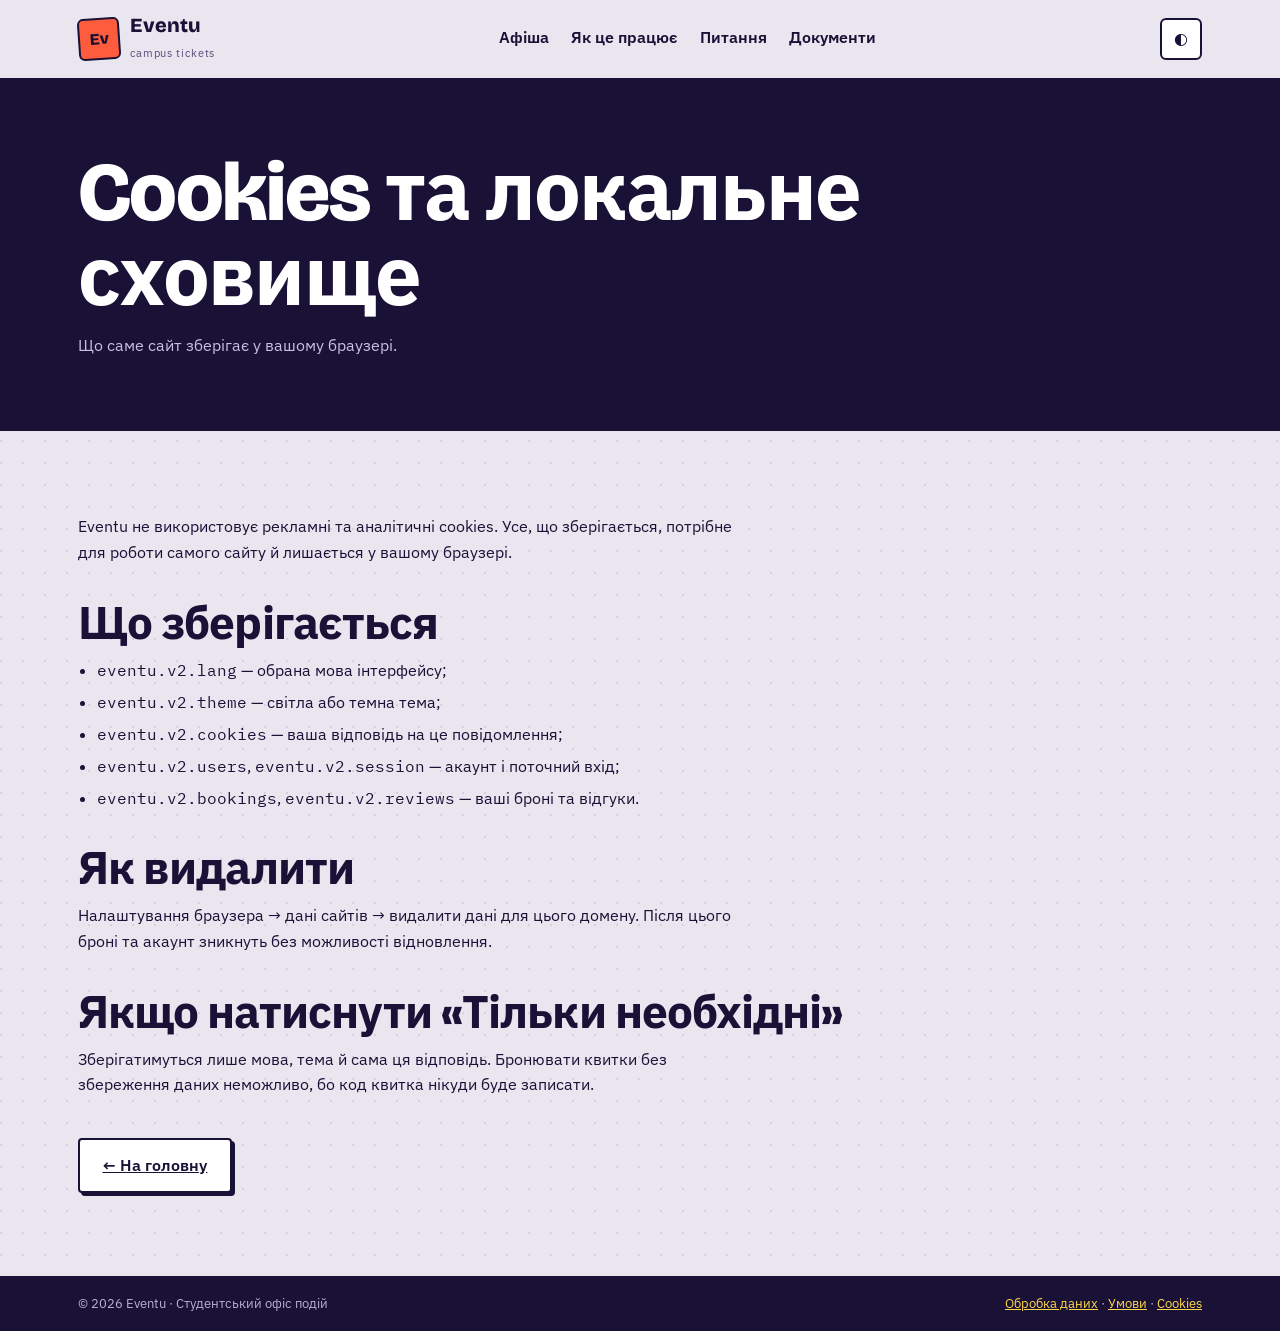
<file: legal/cookies.html>
<!DOCTYPE html>
<html lang="uk" data-theme="light">
<head>
<meta charset="UTF-8">
<meta name="viewport" content="width=device-width, initial-scale=1">
<title>Cookies та локальне сховище — Eventu</title>
<meta name="description" content="Що саме сайт зберігає у вашому браузері.">
<link rel="preconnect" href="https://fonts.googleapis.com">
<link rel="preconnect" href="https://fonts.gstatic.com" crossorigin>
<link href="https://fonts.googleapis.com/css2?family=Bricolage+Grotesque:opsz,wght@12..96,700;12..96,800&family=IBM+Plex+Mono:wght@500;600&family=IBM+Plex+Sans:wght@400;500;600;700&display=swap" rel="stylesheet">
<link rel="stylesheet" href="../assets/css/style.css">
</head>
<body>
<header class="site-header">
  <div class="wrap site-header__inner">
    <a class="brand" href="../index.html">
      <span class="brand__mark">Ev</span>
      <span><span class="brand__name">Eventu</span><br><span class="brand__sub">campus tickets</span></span>
    </a>
    <nav class="nav">
      <a href="../index.html#events">Афіша</a>
      <a href="../pages/how-it-works.html">Як це працює</a>
      <a href="../pages/faq.html">Питання</a>
      <a href="../legal/privacy.html">Документи</a>
    </nav>
    <button class="icon-btn" id="theme-toggle" aria-label="Тема">◐</button>
  </div>
</header>

<section class="page-hero">
  <div class="wrap">
    <h1>Cookies та локальне сховище</h1>
    <p>Що саме сайт зберігає у вашому браузері.</p>
  </div>
</section>

<main class="section">
  <div class="wrap prose">
<p>Eventu не використовує рекламні та аналітичні cookies. Усе, що зберігається, потрібне для роботи самого сайту й лишається у вашому браузері.</p>

<h2>Що зберігається</h2>
<ul>
  <li><code>eventu.v2.lang</code> — обрана мова інтерфейсу;</li>
  <li><code>eventu.v2.theme</code> — світла або темна тема;</li>
  <li><code>eventu.v2.cookies</code> — ваша відповідь на це повідомлення;</li>
  <li><code>eventu.v2.users</code>, <code>eventu.v2.session</code> — акаунт і поточний вхід;</li>
  <li><code>eventu.v2.bookings</code>, <code>eventu.v2.reviews</code> — ваші броні та відгуки.</li>
</ul>

<h2>Як видалити</h2>
<p>Налаштування браузера → дані сайтів → видалити дані для цього домену. Після цього броні та акаунт зникнуть без можливості відновлення.</p>

<h2>Якщо натиснути «Тільки необхідні»</h2>
<p>Зберігатимуться лише мова, тема й сама ця відповідь. Бронювати квитки без збереження даних неможливо, бо код квитка нікуди буде записати.</p>
    <p style="margin-top:2.5rem"><a class="btn" href="../index.html">← На головну</a></p>
  </div>
</main>

<footer class="site-footer">
  <div class="wrap footer__bar" style="border:0">
    <span>© 2026 Eventu · Студентський офіс подій</span>
    <span><a href="../legal/privacy.html">Обробка даних</a> · <a href="../legal/terms.html">Умови</a> · <a href="../legal/cookies.html">Cookies</a></span>
  </div>
</footer>

<script>
(function () {
  var K = 'eventu.v2.theme';
  function get() { try { return JSON.parse(localStorage.getItem(K)); } catch (e) { return null; } }
  var sys = window.matchMedia('(prefers-color-scheme: dark)').matches ? 'dark' : 'light';
  var mode = get() || sys;
  document.documentElement.setAttribute('data-theme', mode);
  document.getElementById('theme-toggle').addEventListener('click', function () {
    mode = mode === 'dark' ? 'light' : 'dark';
    document.documentElement.setAttribute('data-theme', mode);
    try { localStorage.setItem(K, JSON.stringify(mode)); } catch (e) {}
  });
})();
</script>
</body>
</html>
</file>
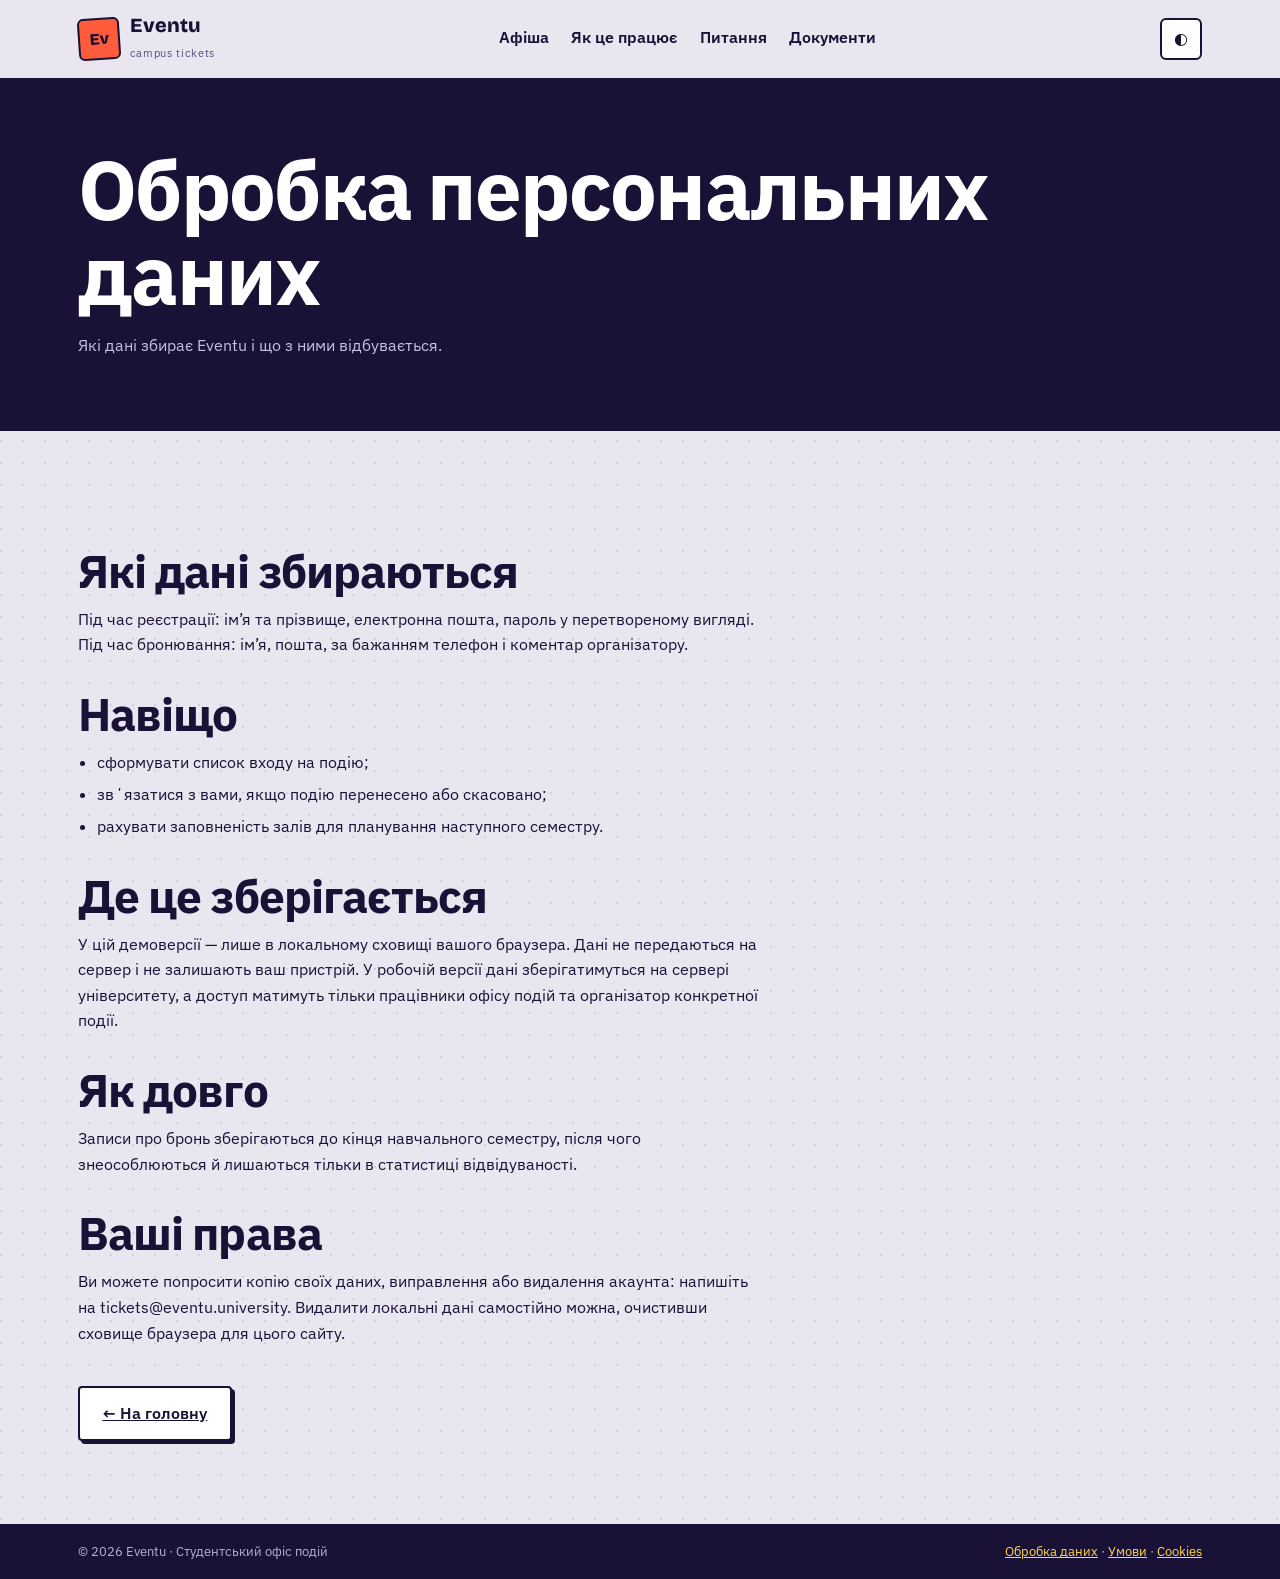
<file: legal/privacy.html>
<!DOCTYPE html>
<html lang="uk" data-theme="light">
<head>
<meta charset="UTF-8">
<meta name="viewport" content="width=device-width, initial-scale=1">
<title>Обробка персональних даних — Eventu</title>
<meta name="description" content="Які дані збирає Eventu і що з ними відбувається.">
<link rel="preconnect" href="https://fonts.googleapis.com">
<link rel="preconnect" href="https://fonts.gstatic.com" crossorigin>
<link href="https://fonts.googleapis.com/css2?family=Bricolage+Grotesque:opsz,wght@12..96,700;12..96,800&family=IBM+Plex+Mono:wght@500;600&family=IBM+Plex+Sans:wght@400;500;600;700&display=swap" rel="stylesheet">
<link rel="stylesheet" href="../assets/css/style.css">
</head>
<body>
<header class="site-header">
  <div class="wrap site-header__inner">
    <a class="brand" href="../index.html">
      <span class="brand__mark">Ev</span>
      <span><span class="brand__name">Eventu</span><br><span class="brand__sub">campus tickets</span></span>
    </a>
    <nav class="nav">
      <a href="../index.html#events">Афіша</a>
      <a href="../pages/how-it-works.html">Як це працює</a>
      <a href="../pages/faq.html">Питання</a>
      <a href="../legal/privacy.html">Документи</a>
    </nav>
    <button class="icon-btn" id="theme-toggle" aria-label="Тема">◐</button>
  </div>
</header>

<section class="page-hero">
  <div class="wrap">
    <h1>Обробка персональних даних</h1>
    <p>Які дані збирає Eventu і що з ними відбувається.</p>
  </div>
</section>

<main class="section">
  <div class="wrap prose">
<h2>Які дані збираються</h2>
<p>Під час реєстрації: ім’я та прізвище, електронна пошта, пароль у перетвореному вигляді. Під час бронювання: ім’я, пошта, за бажанням телефон і коментар організатору.</p>

<h2>Навіщо</h2>
<ul>
  <li>сформувати список входу на подію;</li>
  <li>звʼязатися з вами, якщо подію перенесено або скасовано;</li>
  <li>рахувати заповненість залів для планування наступного семестру.</li>
</ul>

<h2>Де це зберігається</h2>
<p>У цій демоверсії — лише в локальному сховищі вашого браузера. Дані не передаються на сервер і не залишають ваш пристрій. У робочій версії дані зберігатимуться на сервері університету, а доступ матимуть тільки працівники офісу подій та організатор конкретної події.</p>

<h2>Як довго</h2>
<p>Записи про бронь зберігаються до кінця навчального семестру, після чого знеособлюються й лишаються тільки в статистиці відвідуваності.</p>

<h2>Ваші права</h2>
<p>Ви можете попросити копію своїх даних, виправлення або видалення акаунта: напишіть на tickets@eventu.university. Видалити локальні дані самостійно можна, очистивши сховище браузера для цього сайту.</p>
    <p style="margin-top:2.5rem"><a class="btn" href="../index.html">← На головну</a></p>
  </div>
</main>

<footer class="site-footer">
  <div class="wrap footer__bar" style="border:0">
    <span>© 2026 Eventu · Студентський офіс подій</span>
    <span><a href="../legal/privacy.html">Обробка даних</a> · <a href="../legal/terms.html">Умови</a> · <a href="../legal/cookies.html">Cookies</a></span>
  </div>
</footer>

<script>
(function () {
  var K = 'eventu.v2.theme';
  function get() { try { return JSON.parse(localStorage.getItem(K)); } catch (e) { return null; } }
  var sys = window.matchMedia('(prefers-color-scheme: dark)').matches ? 'dark' : 'light';
  var mode = get() || sys;
  document.documentElement.setAttribute('data-theme', mode);
  document.getElementById('theme-toggle').addEventListener('click', function () {
    mode = mode === 'dark' ? 'light' : 'dark';
    document.documentElement.setAttribute('data-theme', mode);
    try { localStorage.setItem(K, JSON.stringify(mode)); } catch (e) {}
  });
})();
</script>
</body>
</html>
</file>
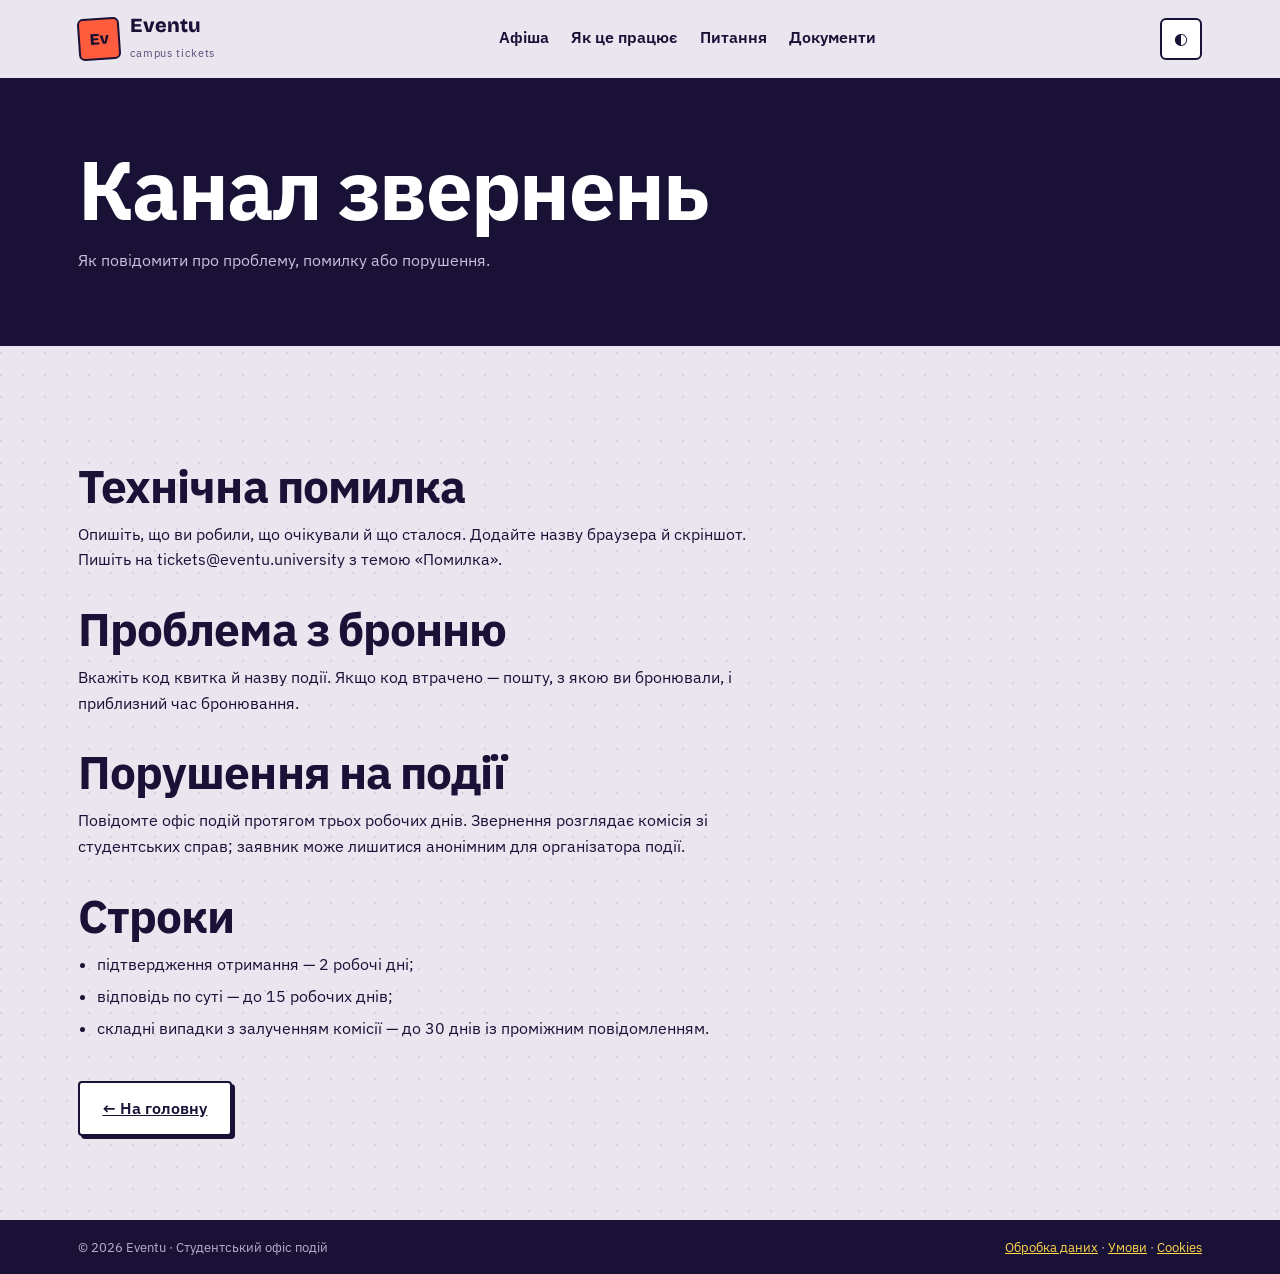
<file: legal/report.html>
<!DOCTYPE html>
<html lang="uk" data-theme="light">
<head>
<meta charset="UTF-8">
<meta name="viewport" content="width=device-width, initial-scale=1">
<title>Канал звернень — Eventu</title>
<meta name="description" content="Як повідомити про проблему, помилку або порушення.">
<link rel="preconnect" href="https://fonts.googleapis.com">
<link rel="preconnect" href="https://fonts.gstatic.com" crossorigin>
<link href="https://fonts.googleapis.com/css2?family=Bricolage+Grotesque:opsz,wght@12..96,700;12..96,800&family=IBM+Plex+Mono:wght@500;600&family=IBM+Plex+Sans:wght@400;500;600;700&display=swap" rel="stylesheet">
<link rel="stylesheet" href="../assets/css/style.css">
</head>
<body>
<header class="site-header">
  <div class="wrap site-header__inner">
    <a class="brand" href="../index.html">
      <span class="brand__mark">Ev</span>
      <span><span class="brand__name">Eventu</span><br><span class="brand__sub">campus tickets</span></span>
    </a>
    <nav class="nav">
      <a href="../index.html#events">Афіша</a>
      <a href="../pages/how-it-works.html">Як це працює</a>
      <a href="../pages/faq.html">Питання</a>
      <a href="../legal/privacy.html">Документи</a>
    </nav>
    <button class="icon-btn" id="theme-toggle" aria-label="Тема">◐</button>
  </div>
</header>

<section class="page-hero">
  <div class="wrap">
    <h1>Канал звернень</h1>
    <p>Як повідомити про проблему, помилку або порушення.</p>
  </div>
</section>

<main class="section">
  <div class="wrap prose">
<h2>Технічна помилка</h2>
<p>Опишіть, що ви робили, що очікували й що сталося. Додайте назву браузера й скріншот. Пишіть на tickets@eventu.university з темою «Помилка».</p>

<h2>Проблема з бронню</h2>
<p>Вкажіть код квитка й назву події. Якщо код втрачено — пошту, з якою ви бронювали, і приблизний час бронювання.</p>

<h2>Порушення на події</h2>
<p>Повідомте офіс подій протягом трьох робочих днів. Звернення розглядає комісія зі студентських справ; заявник може лишитися анонімним для організатора події.</p>

<h2>Строки</h2>
<ul>
  <li>підтвердження отримання — 2 робочі дні;</li>
  <li>відповідь по суті — до 15 робочих днів;</li>
  <li>складні випадки з залученням комісії — до 30 днів із проміжним повідомленням.</li>
</ul>
    <p style="margin-top:2.5rem"><a class="btn" href="../index.html">← На головну</a></p>
  </div>
</main>

<footer class="site-footer">
  <div class="wrap footer__bar" style="border:0">
    <span>© 2026 Eventu · Студентський офіс подій</span>
    <span><a href="../legal/privacy.html">Обробка даних</a> · <a href="../legal/terms.html">Умови</a> · <a href="../legal/cookies.html">Cookies</a></span>
  </div>
</footer>

<script>
(function () {
  var K = 'eventu.v2.theme';
  function get() { try { return JSON.parse(localStorage.getItem(K)); } catch (e) { return null; } }
  var sys = window.matchMedia('(prefers-color-scheme: dark)').matches ? 'dark' : 'light';
  var mode = get() || sys;
  document.documentElement.setAttribute('data-theme', mode);
  document.getElementById('theme-toggle').addEventListener('click', function () {
    mode = mode === 'dark' ? 'light' : 'dark';
    document.documentElement.setAttribute('data-theme', mode);
    try { localStorage.setItem(K, JSON.stringify(mode)); } catch (e) {}
  });
})();
</script>
</body>
</html>
</file>
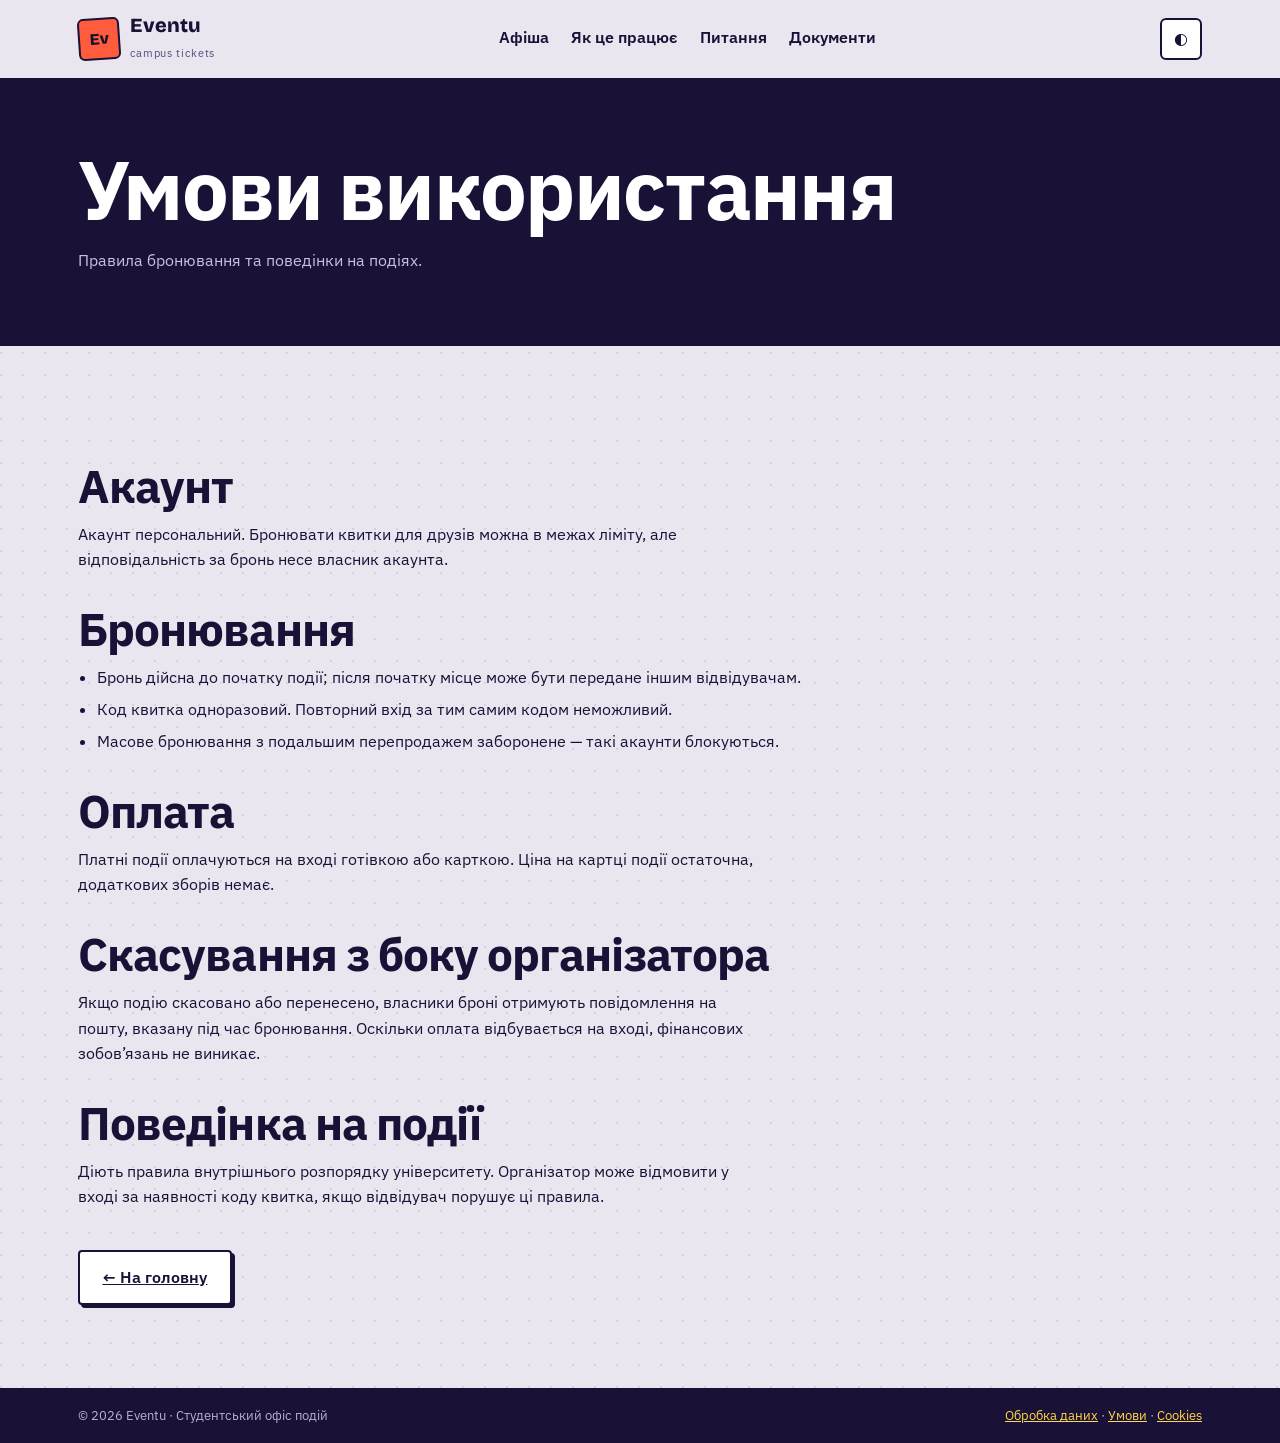
<file: legal/terms.html>
<!DOCTYPE html>
<html lang="uk" data-theme="light">
<head>
<meta charset="UTF-8">
<meta name="viewport" content="width=device-width, initial-scale=1">
<title>Умови використання — Eventu</title>
<meta name="description" content="Правила бронювання та поведінки на подіях.">
<link rel="preconnect" href="https://fonts.googleapis.com">
<link rel="preconnect" href="https://fonts.gstatic.com" crossorigin>
<link href="https://fonts.googleapis.com/css2?family=Bricolage+Grotesque:opsz,wght@12..96,700;12..96,800&family=IBM+Plex+Mono:wght@500;600&family=IBM+Plex+Sans:wght@400;500;600;700&display=swap" rel="stylesheet">
<link rel="stylesheet" href="../assets/css/style.css">
</head>
<body>
<header class="site-header">
  <div class="wrap site-header__inner">
    <a class="brand" href="../index.html">
      <span class="brand__mark">Ev</span>
      <span><span class="brand__name">Eventu</span><br><span class="brand__sub">campus tickets</span></span>
    </a>
    <nav class="nav">
      <a href="../index.html#events">Афіша</a>
      <a href="../pages/how-it-works.html">Як це працює</a>
      <a href="../pages/faq.html">Питання</a>
      <a href="../legal/privacy.html">Документи</a>
    </nav>
    <button class="icon-btn" id="theme-toggle" aria-label="Тема">◐</button>
  </div>
</header>

<section class="page-hero">
  <div class="wrap">
    <h1>Умови використання</h1>
    <p>Правила бронювання та поведінки на подіях.</p>
  </div>
</section>

<main class="section">
  <div class="wrap prose">
<h2>Акаунт</h2>
<p>Акаунт персональний. Бронювати квитки для друзів можна в межах ліміту, але відповідальність за бронь несе власник акаунта.</p>

<h2>Бронювання</h2>
<ul>
  <li>Бронь дійсна до початку події; після початку місце може бути передане іншим відвідувачам.</li>
  <li>Код квитка одноразовий. Повторний вхід за тим самим кодом неможливий.</li>
  <li>Масове бронювання з подальшим перепродажем заборонене — такі акаунти блокуються.</li>
</ul>

<h2>Оплата</h2>
<p>Платні події оплачуються на вході готівкою або карткою. Ціна на картці події остаточна, додаткових зборів немає.</p>

<h2>Скасування з боку організатора</h2>
<p>Якщо подію скасовано або перенесено, власники броні отримують повідомлення на пошту, вказану під час бронювання. Оскільки оплата відбувається на вході, фінансових зобов’язань не виникає.</p>

<h2>Поведінка на події</h2>
<p>Діють правила внутрішнього розпорядку університету. Організатор може відмовити у вході за наявності коду квитка, якщо відвідувач порушує ці правила.</p>
    <p style="margin-top:2.5rem"><a class="btn" href="../index.html">← На головну</a></p>
  </div>
</main>

<footer class="site-footer">
  <div class="wrap footer__bar" style="border:0">
    <span>© 2026 Eventu · Студентський офіс подій</span>
    <span><a href="../legal/privacy.html">Обробка даних</a> · <a href="../legal/terms.html">Умови</a> · <a href="../legal/cookies.html">Cookies</a></span>
  </div>
</footer>

<script>
(function () {
  var K = 'eventu.v2.theme';
  function get() { try { return JSON.parse(localStorage.getItem(K)); } catch (e) { return null; } }
  var sys = window.matchMedia('(prefers-color-scheme: dark)').matches ? 'dark' : 'light';
  var mode = get() || sys;
  document.documentElement.setAttribute('data-theme', mode);
  document.getElementById('theme-toggle').addEventListener('click', function () {
    mode = mode === 'dark' ? 'light' : 'dark';
    document.documentElement.setAttribute('data-theme', mode);
    try { localStorage.setItem(K, JSON.stringify(mode)); } catch (e) {}
  });
})();
</script>
</body>
</html>
</file>
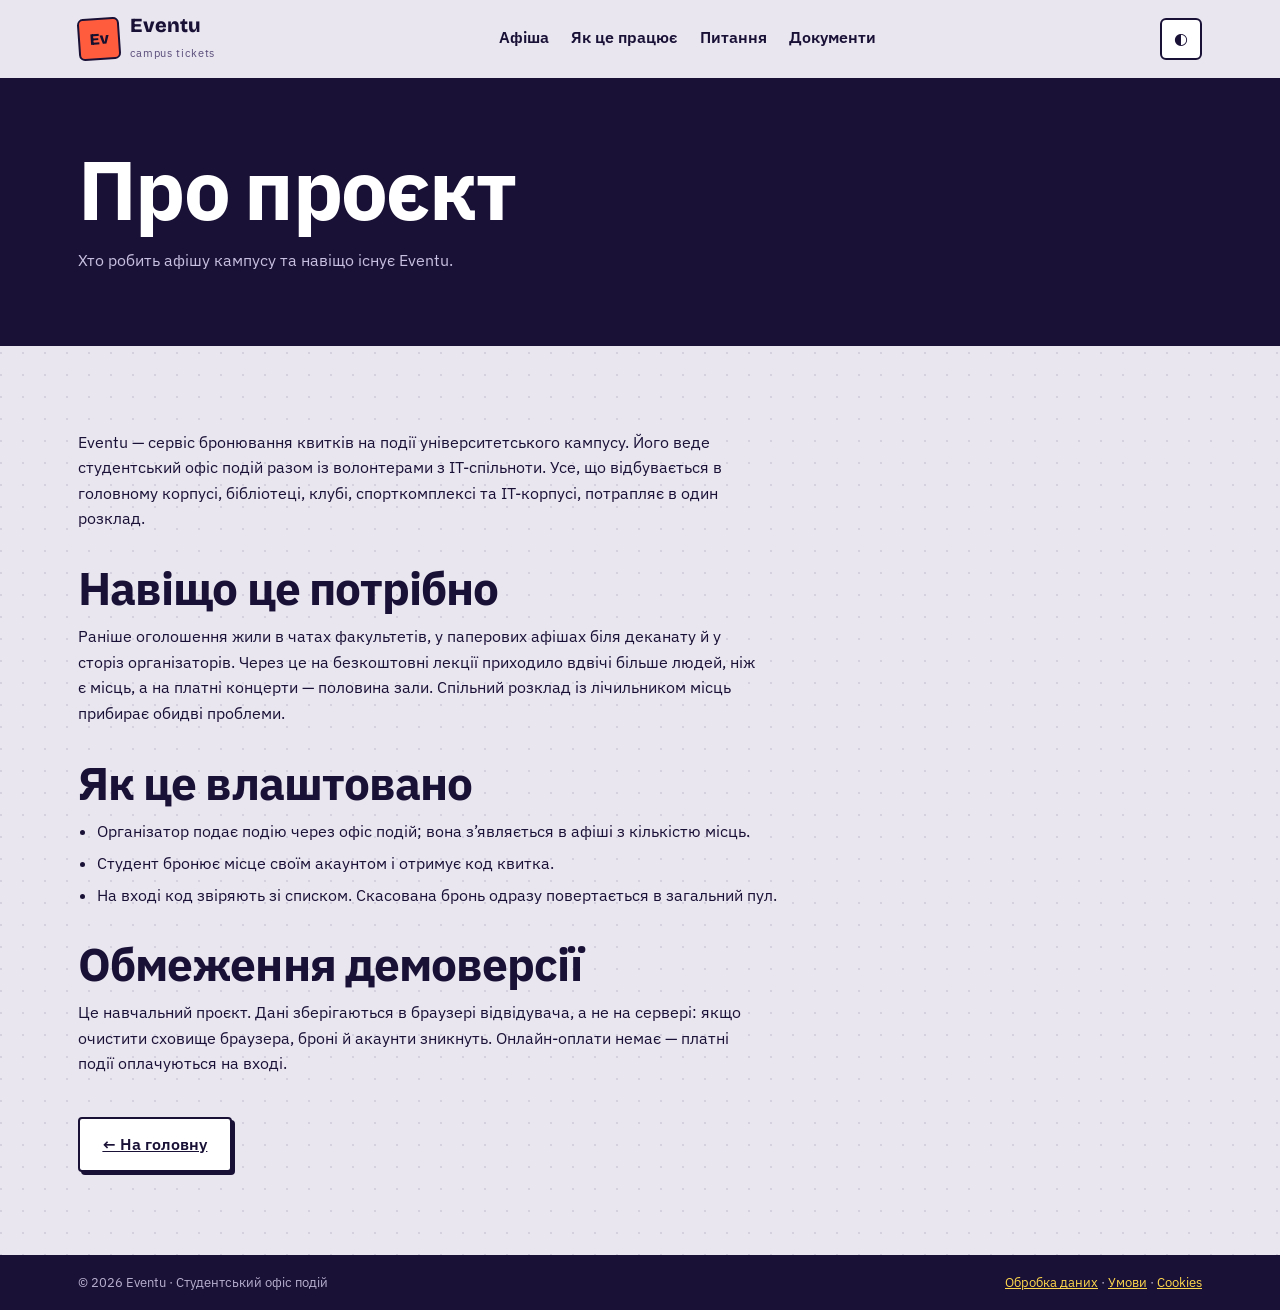
<file: pages/about.html>
<!DOCTYPE html>
<html lang="uk" data-theme="light">
<head>
<meta charset="UTF-8">
<meta name="viewport" content="width=device-width, initial-scale=1">
<title>Про проєкт — Eventu</title>
<meta name="description" content="Хто робить афішу кампусу та навіщо існує Eventu.">
<link rel="preconnect" href="https://fonts.googleapis.com">
<link rel="preconnect" href="https://fonts.gstatic.com" crossorigin>
<link href="https://fonts.googleapis.com/css2?family=Bricolage+Grotesque:opsz,wght@12..96,700;12..96,800&family=IBM+Plex+Mono:wght@500;600&family=IBM+Plex+Sans:wght@400;500;600;700&display=swap" rel="stylesheet">
<link rel="stylesheet" href="../assets/css/style.css">
</head>
<body>
<header class="site-header">
  <div class="wrap site-header__inner">
    <a class="brand" href="../index.html">
      <span class="brand__mark">Ev</span>
      <span><span class="brand__name">Eventu</span><br><span class="brand__sub">campus tickets</span></span>
    </a>
    <nav class="nav">
      <a href="../index.html#events">Афіша</a>
      <a href="../pages/how-it-works.html">Як це працює</a>
      <a href="../pages/faq.html">Питання</a>
      <a href="../legal/privacy.html">Документи</a>
    </nav>
    <button class="icon-btn" id="theme-toggle" aria-label="Тема">◐</button>
  </div>
</header>

<section class="page-hero">
  <div class="wrap">
    <h1>Про проєкт</h1>
    <p>Хто робить афішу кампусу та навіщо існує Eventu.</p>
  </div>
</section>

<main class="section">
  <div class="wrap prose">
<p>Eventu — сервіс бронювання квитків на події університетського кампусу. Його веде студентський офіс подій разом із волонтерами з IT-спільноти. Усе, що відбувається в головному корпусі, бібліотеці, клубі, спорткомплексі та IT-корпусі, потрапляє в один розклад.</p>

<h2>Навіщо це потрібно</h2>
<p>Раніше оголошення жили в чатах факультетів, у паперових афішах біля деканату й у сторіз організаторів. Через це на безкоштовні лекції приходило вдвічі більше людей, ніж є місць, а на платні концерти — половина зали. Спільний розклад із лічильником місць прибирає обидві проблеми.</p>

<h2>Як це влаштовано</h2>
<ul>
  <li>Організатор подає подію через офіс подій; вона з’являється в афіші з кількістю місць.</li>
  <li>Студент бронює місце своїм акаунтом і отримує код квитка.</li>
  <li>На вході код звіряють зі списком. Скасована бронь одразу повертається в загальний пул.</li>
</ul>

<h2>Обмеження демоверсії</h2>
<p>Це навчальний проєкт. Дані зберігаються в браузері відвідувача, а не на сервері: якщо очистити сховище браузера, броні й акаунти зникнуть. Онлайн-оплати немає — платні події оплачуються на вході.</p>
    <p style="margin-top:2.5rem"><a class="btn" href="../index.html">← На головну</a></p>
  </div>
</main>

<footer class="site-footer">
  <div class="wrap footer__bar" style="border:0">
    <span>© 2026 Eventu · Студентський офіс подій</span>
    <span><a href="../legal/privacy.html">Обробка даних</a> · <a href="../legal/terms.html">Умови</a> · <a href="../legal/cookies.html">Cookies</a></span>
  </div>
</footer>

<script>
(function () {
  var K = 'eventu.v2.theme';
  function get() { try { return JSON.parse(localStorage.getItem(K)); } catch (e) { return null; } }
  var sys = window.matchMedia('(prefers-color-scheme: dark)').matches ? 'dark' : 'light';
  var mode = get() || sys;
  document.documentElement.setAttribute('data-theme', mode);
  document.getElementById('theme-toggle').addEventListener('click', function () {
    mode = mode === 'dark' ? 'light' : 'dark';
    document.documentElement.setAttribute('data-theme', mode);
    try { localStorage.setItem(K, JSON.stringify(mode)); } catch (e) {}
  });
})();
</script>
</body>
</html>
</file>
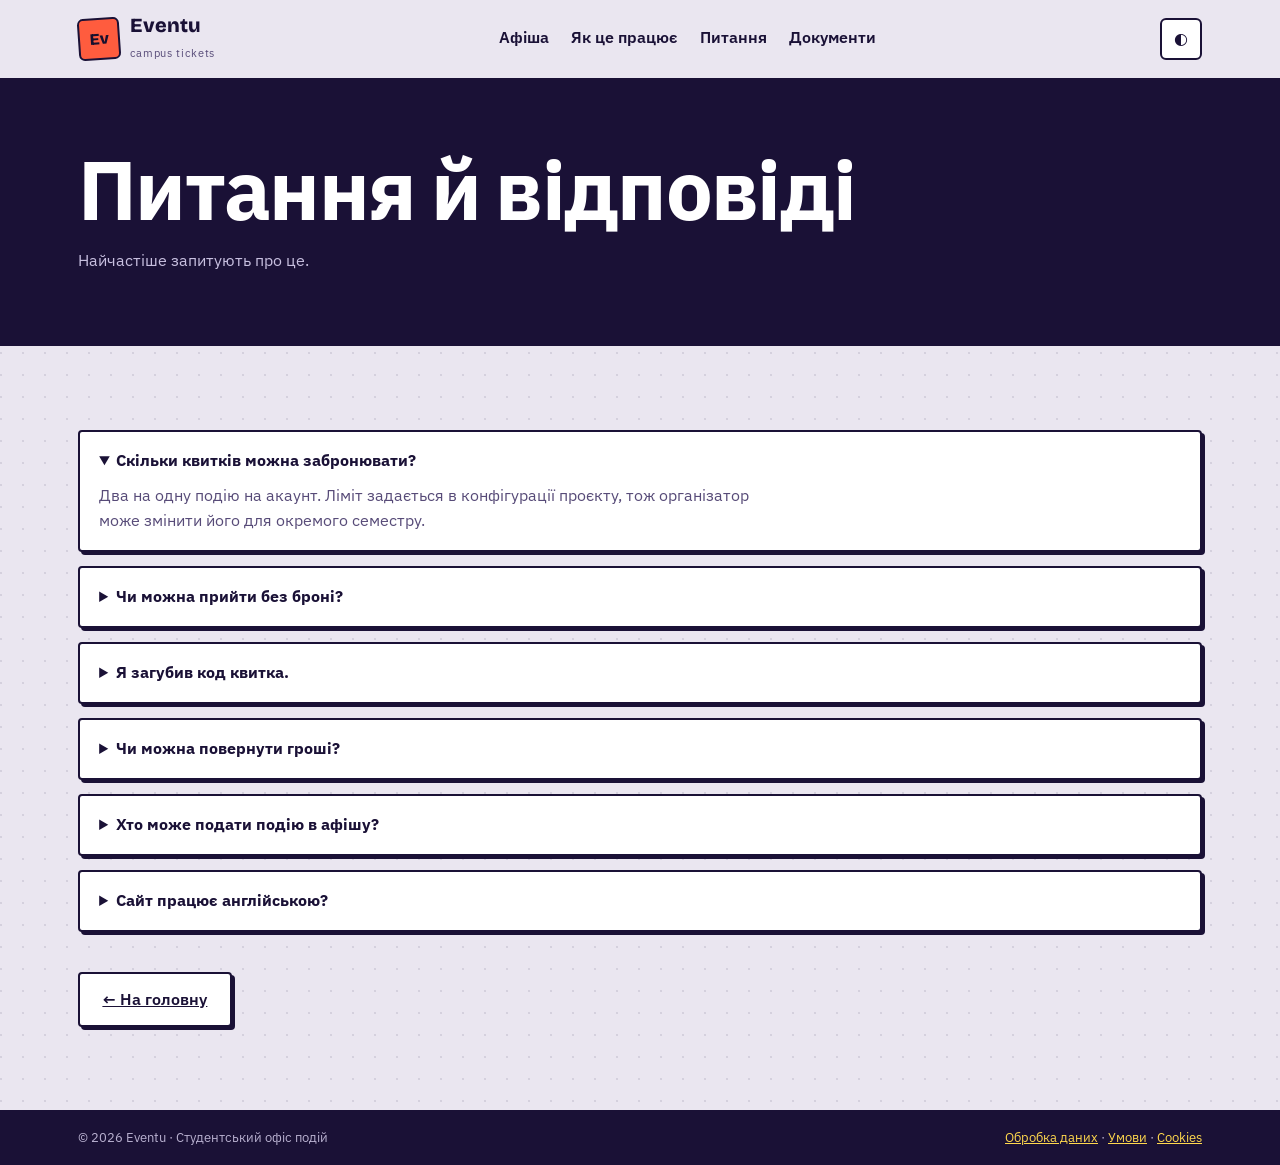
<file: pages/faq.html>
<!DOCTYPE html>
<html lang="uk" data-theme="light">
<head>
<meta charset="UTF-8">
<meta name="viewport" content="width=device-width, initial-scale=1">
<title>Питання й відповіді — Eventu</title>
<meta name="description" content="Найчастіше запитують про це.">
<link rel="preconnect" href="https://fonts.googleapis.com">
<link rel="preconnect" href="https://fonts.gstatic.com" crossorigin>
<link href="https://fonts.googleapis.com/css2?family=Bricolage+Grotesque:opsz,wght@12..96,700;12..96,800&family=IBM+Plex+Mono:wght@500;600&family=IBM+Plex+Sans:wght@400;500;600;700&display=swap" rel="stylesheet">
<link rel="stylesheet" href="../assets/css/style.css">
</head>
<body>
<header class="site-header">
  <div class="wrap site-header__inner">
    <a class="brand" href="../index.html">
      <span class="brand__mark">Ev</span>
      <span><span class="brand__name">Eventu</span><br><span class="brand__sub">campus tickets</span></span>
    </a>
    <nav class="nav">
      <a href="../index.html#events">Афіша</a>
      <a href="../pages/how-it-works.html">Як це працює</a>
      <a href="../pages/faq.html">Питання</a>
      <a href="../legal/privacy.html">Документи</a>
    </nav>
    <button class="icon-btn" id="theme-toggle" aria-label="Тема">◐</button>
  </div>
</header>

<section class="page-hero">
  <div class="wrap">
    <h1>Питання й відповіді</h1>
    <p>Найчастіше запитують про це.</p>
  </div>
</section>

<main class="section">
  <div class="wrap prose">
<details class="faq" open><summary>Скільки квитків можна забронювати?</summary>
  <p>Два на одну подію на акаунт. Ліміт задається в конфігурації проєкту, тож організатор може змінити його для окремого семестру.</p></details>

<details class="faq"><summary>Чи можна прийти без броні?</summary>
  <p>На безкоштовні лекції — якщо в залі лишились місця, але гарантії немає. На платні події вхід лише за кодом квитка.</p></details>

<details class="faq"><summary>Я загубив код квитка.</summary>
  <p>Відкрийте «Мої квитки» у тому ж браузері, де бронювали: код зберігається там. Якщо ви очистили дані браузера, зверніться в офіс подій із поштою, на яку робили бронь.</p></details>

<details class="faq"><summary>Чи можна повернути гроші?</summary>
  <p>Оплата відбувається на вході, тому повертати нічого не потрібно — достатньо скасувати бронь.</p></details>

<details class="faq"><summary>Хто може подати подію в афішу?</summary>
  <p>Будь-яка студентська організація, кафедра або ініціативна група. Заявка подається в офіс подій щонайменше за два тижні до дати.</p></details>

<details class="faq"><summary>Сайт працює англійською?</summary>
  <p>Так. Перемикач UA / EN у верхньому рядку змінює інтерфейс, назви подій і описи локацій.</p></details>
    <p style="margin-top:2.5rem"><a class="btn" href="../index.html">← На головну</a></p>
  </div>
</main>

<footer class="site-footer">
  <div class="wrap footer__bar" style="border:0">
    <span>© 2026 Eventu · Студентський офіс подій</span>
    <span><a href="../legal/privacy.html">Обробка даних</a> · <a href="../legal/terms.html">Умови</a> · <a href="../legal/cookies.html">Cookies</a></span>
  </div>
</footer>

<script>
(function () {
  var K = 'eventu.v2.theme';
  function get() { try { return JSON.parse(localStorage.getItem(K)); } catch (e) { return null; } }
  var sys = window.matchMedia('(prefers-color-scheme: dark)').matches ? 'dark' : 'light';
  var mode = get() || sys;
  document.documentElement.setAttribute('data-theme', mode);
  document.getElementById('theme-toggle').addEventListener('click', function () {
    mode = mode === 'dark' ? 'light' : 'dark';
    document.documentElement.setAttribute('data-theme', mode);
    try { localStorage.setItem(K, JSON.stringify(mode)); } catch (e) {}
  });
})();
</script>
</body>
</html>
</file>
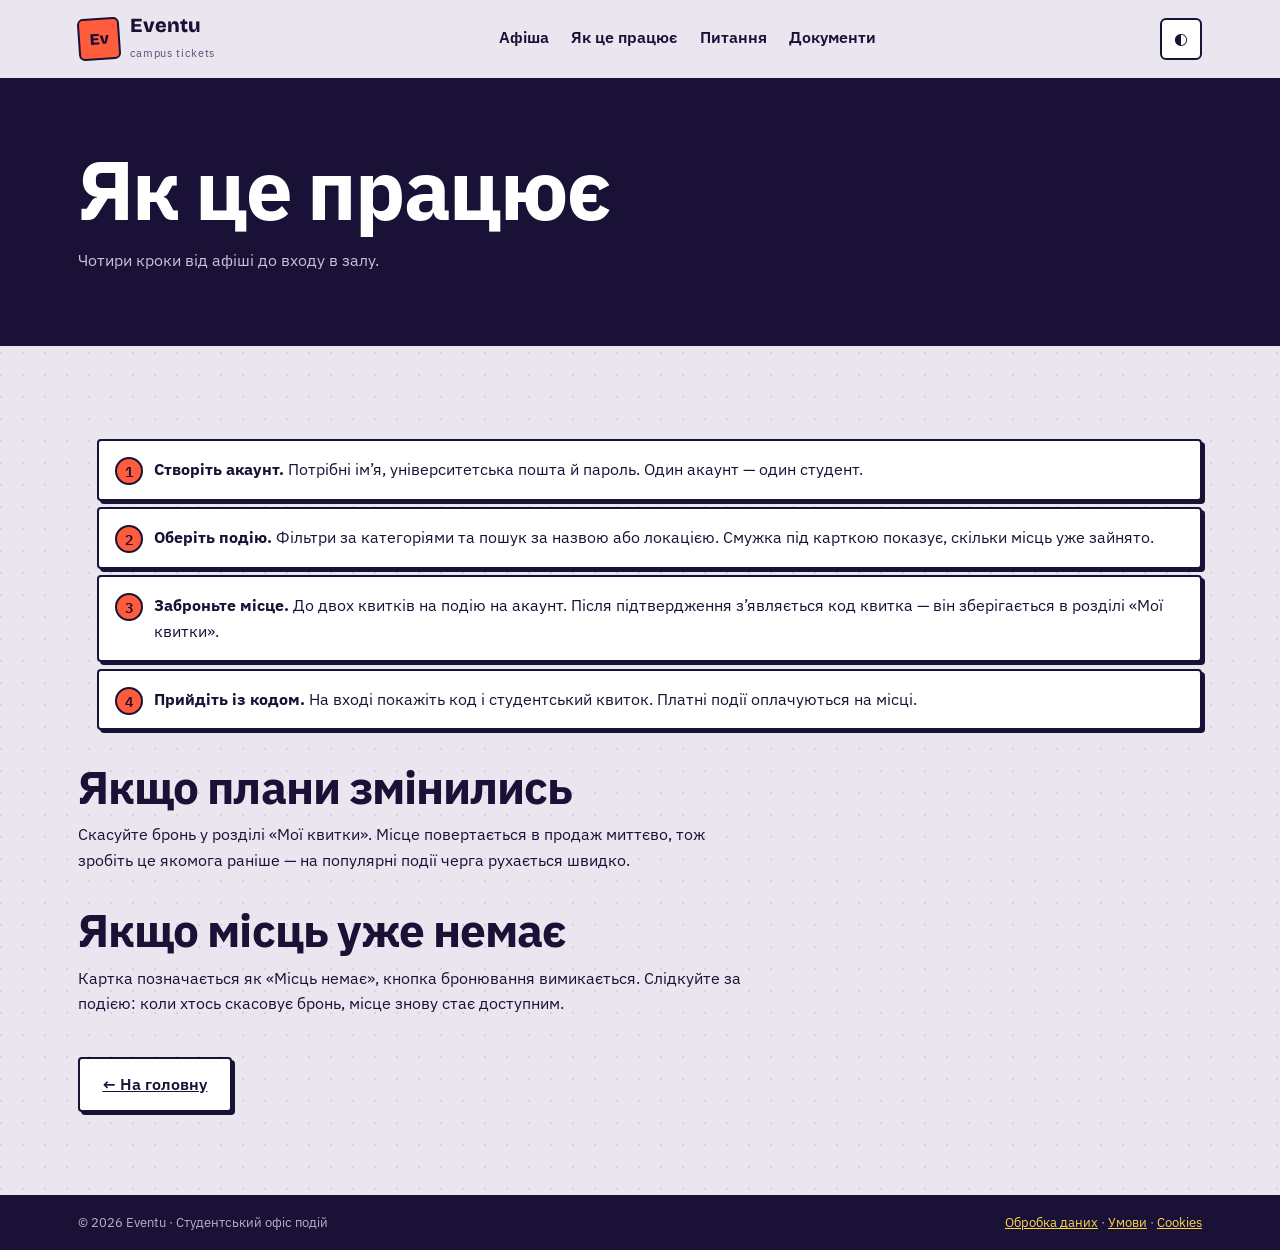
<file: pages/how-it-works.html>
<!DOCTYPE html>
<html lang="uk" data-theme="light">
<head>
<meta charset="UTF-8">
<meta name="viewport" content="width=device-width, initial-scale=1">
<title>Як це працює — Eventu</title>
<meta name="description" content="Чотири кроки від афіші до входу в залу.">
<link rel="preconnect" href="https://fonts.googleapis.com">
<link rel="preconnect" href="https://fonts.gstatic.com" crossorigin>
<link href="https://fonts.googleapis.com/css2?family=Bricolage+Grotesque:opsz,wght@12..96,700;12..96,800&family=IBM+Plex+Mono:wght@500;600&family=IBM+Plex+Sans:wght@400;500;600;700&display=swap" rel="stylesheet">
<link rel="stylesheet" href="../assets/css/style.css">
</head>
<body>
<header class="site-header">
  <div class="wrap site-header__inner">
    <a class="brand" href="../index.html">
      <span class="brand__mark">Ev</span>
      <span><span class="brand__name">Eventu</span><br><span class="brand__sub">campus tickets</span></span>
    </a>
    <nav class="nav">
      <a href="../index.html#events">Афіша</a>
      <a href="../pages/how-it-works.html">Як це працює</a>
      <a href="../pages/faq.html">Питання</a>
      <a href="../legal/privacy.html">Документи</a>
    </nav>
    <button class="icon-btn" id="theme-toggle" aria-label="Тема">◐</button>
  </div>
</header>

<section class="page-hero">
  <div class="wrap">
    <h1>Як це працює</h1>
    <p>Чотири кроки від афіші до входу в залу.</p>
  </div>
</section>

<main class="section">
  <div class="wrap prose">
<ol class="steps">
  <li><strong>Створіть акаунт.</strong> Потрібні ім’я, університетська пошта й пароль. Один акаунт — один студент.</li>
  <li><strong>Оберіть подію.</strong> Фільтри за категоріями та пошук за назвою або локацією. Смужка під карткою показує, скільки місць уже зайнято.</li>
  <li><strong>Заброньте місце.</strong> До двох квитків на подію на акаунт. Після підтвердження з’являється код квитка — він зберігається в розділі «Мої квитки».</li>
  <li><strong>Прийдіть із кодом.</strong> На вході покажіть код і студентський квиток. Платні події оплачуються на місці.</li>
</ol>

<h2>Якщо плани змінились</h2>
<p>Скасуйте бронь у розділі «Мої квитки». Місце повертається в продаж миттєво, тож зробіть це якомога раніше — на популярні події черга рухається швидко.</p>

<h2>Якщо місць уже немає</h2>
<p>Картка позначається як «Місць немає», кнопка бронювання вимикається. Слідкуйте за подією: коли хтось скасовує бронь, місце знову стає доступним.</p>
    <p style="margin-top:2.5rem"><a class="btn" href="../index.html">← На головну</a></p>
  </div>
</main>

<footer class="site-footer">
  <div class="wrap footer__bar" style="border:0">
    <span>© 2026 Eventu · Студентський офіс подій</span>
    <span><a href="../legal/privacy.html">Обробка даних</a> · <a href="../legal/terms.html">Умови</a> · <a href="../legal/cookies.html">Cookies</a></span>
  </div>
</footer>

<script>
(function () {
  var K = 'eventu.v2.theme';
  function get() { try { return JSON.parse(localStorage.getItem(K)); } catch (e) { return null; } }
  var sys = window.matchMedia('(prefers-color-scheme: dark)').matches ? 'dark' : 'light';
  var mode = get() || sys;
  document.documentElement.setAttribute('data-theme', mode);
  document.getElementById('theme-toggle').addEventListener('click', function () {
    mode = mode === 'dark' ? 'light' : 'dark';
    document.documentElement.setAttribute('data-theme', mode);
    try { localStorage.setItem(K, JSON.stringify(mode)); } catch (e) {}
  });
})();
</script>
</body>
</html>
</file>
<file: assets/css/style.css>
/* ==========================================================================
   Eventu — university event ticketing
   Visual direction: riso-printed campus poster board + paper ticket stubs
   ========================================================================== */

/* ---------- tokens ---------- */
:root {
  --paper:      #EAE6F0;
  --paper-deep: #DCD6E8;
  --card:       #FFFFFF;
  --ink:        #1A1136;
  --ink-soft:   #574B78;
  --line:       #1A1136;
  --blue:       #2B3CF0;
  --coral:      #FF5C3E;
  --lemon:      #FFD84D;
  --mint:       #17A57A;
  --shadow:     6px 6px 0 var(--line);
  --shadow-sm:  3px 3px 0 var(--line);
  --radius:     4px;
  --maxw:       1180px;
  --step:       clamp(1rem, 0.6rem + 1.6vw, 1.75rem);
  color-scheme: light;
}

html[data-theme="dark"] {
  --paper:      #121022;
  --paper-deep: #0C0A18;
  --card:       #1C1934;
  --ink:        #F1ECFA;
  --ink-soft:   #A79CC4;
  --line:       #000000;
  --blue:       #7C8BFF;
  --coral:      #FF7E63;
  --lemon:      #FFD84D;
  --mint:       #4BD6A8;
  --shadow:     6px 6px 0 rgba(0,0,0,.55);
  --shadow-sm:  3px 3px 0 rgba(0,0,0,.55);
  color-scheme: dark;
}

/* ---------- reset ---------- */
*, *::before, *::after { box-sizing: border-box; }
* { margin: 0; }
html { -webkit-text-size-adjust: 100%; scroll-behavior: smooth; }
body {
  min-height: 100vh;
  display: flex;
  flex-direction: column;
  background: var(--paper);
  color: var(--ink);
  font-family: "IBM Plex Sans", system-ui, -apple-system, "Segoe UI", sans-serif;
  font-size: 16px;
  line-height: 1.6;
  -webkit-font-smoothing: antialiased;
  background-image:
    radial-gradient(circle at 1px 1px, rgba(26,17,54,.10) 1px, transparent 0);
  background-size: 22px 22px;
}
html[data-theme="dark"] body {
  background-image:
    radial-gradient(circle at 1px 1px, rgba(255,255,255,.07) 1px, transparent 0);
}
img { max-width: 100%; display: block; }
button, input, textarea, select { font: inherit; color: inherit; }
button { cursor: pointer; background: none; border: 0; }
a { color: inherit; }
:focus-visible { outline: 3px solid var(--coral); outline-offset: 3px; }

h1, h2, h3, h4 {
  font-family: "Bricolage Grotesque", "IBM Plex Sans", sans-serif;
  font-weight: 800;
  line-height: 1.02;
  letter-spacing: -0.02em;
}
h1 { font-size: clamp(2.6rem, 1.4rem + 5.2vw, 5.2rem); }
h2 { font-size: clamp(1.8rem, 1.2rem + 2.2vw, 2.9rem); }
h3 { font-size: clamp(1.15rem, 1rem + 0.7vw, 1.5rem); }
p  { max-width: 68ch; }
code, .mono { font-family: "IBM Plex Mono", ui-monospace, monospace; }

/* ---------- layout helpers ---------- */
.wrap { width: 100%; max-width: var(--maxw); margin-inline: auto; padding-inline: var(--step); }
.section { padding-block: clamp(3rem, 2rem + 4vw, 6rem); }
.section--tight { padding-block: clamp(2rem, 1.5rem + 2vw, 3.5rem); }
.stack > * + * { margin-top: 1rem; }
.row { display: flex; align-items: center; gap: .75rem; flex-wrap: wrap; }
.spread { display: flex; align-items: flex-end; justify-content: space-between; gap: 1.5rem; flex-wrap: wrap; }
.hide { display: none !important; }

/* ---------- buttons ---------- */
.btn {
  display: inline-flex; align-items: center; gap: .5rem;
  padding: .8rem 1.4rem;
  border: 2px solid var(--line);
  border-radius: var(--radius);
  background: var(--card);
  font-weight: 600;
  box-shadow: var(--shadow-sm);
  transition: transform .12s ease, box-shadow .12s ease, background .12s ease;
}
.btn:hover { transform: translate(-2px, -2px); box-shadow: 5px 5px 0 var(--line); }
.btn:active { transform: translate(2px, 2px); box-shadow: 0 0 0 var(--line); }
.btn--solid { background: var(--blue); color: #fff; border-color: var(--line); }
.btn--coral { background: var(--coral); color: #17102e; }
.btn--lemon { background: var(--lemon); color: #17102e; }
.btn--ghost { background: transparent; box-shadow: none; }
.btn--ghost:hover { background: var(--card); box-shadow: var(--shadow-sm); }
.btn--block { width: 100%; justify-content: center; }
.btn--lg { padding: 1rem 1.8rem; font-size: 1.05rem; }
.btn[disabled] { opacity: .45; cursor: not-allowed; transform: none; box-shadow: var(--shadow-sm); }
.btn svg { width: 18px; height: 18px; }

.chip {
  padding: .35rem .8rem;
  border: 2px solid var(--line);
  border-radius: 999px;
  background: transparent;
  font-size: .82rem;
  font-weight: 600;
}
.chip[aria-pressed="true"] { background: var(--ink); color: var(--paper); }
html[data-theme="dark"] .chip[aria-pressed="true"] { background: var(--blue); color: #08060f; border-color: var(--blue); }

.tag {
  display: inline-block;
  padding: .2rem .55rem;
  border-radius: 3px;
  font-size: .72rem;
  font-weight: 700;
  letter-spacing: .04em;
  background: var(--lemon);
  color: #17102e;
}
.tag--blue { background: var(--blue); color: #fff; }
.tag--coral { background: var(--coral); color: #17102e; }
.tag--mint { background: var(--mint); color: #04150f; }

/* ---------- top strip ---------- */
.strip {
  background: var(--ink);
  color: var(--paper);
  font-size: .8rem;
  overflow: hidden;
}
html[data-theme="dark"] .strip { background: #000; }
.strip__inner { display: flex; justify-content: space-between; align-items: center; gap: 1rem; padding-block: .5rem; flex-wrap: wrap; }
.strip button { color: inherit; font-weight: 600; }
.lang { display: inline-flex; border: 1px solid currentColor; border-radius: 999px; overflow: hidden; }
.lang button { padding: .1rem .6rem; font-size: .75rem; opacity: .55; }
.lang button[aria-pressed="true"] { background: var(--lemon); color: #17102e; opacity: 1; }

/* ---------- header ---------- */
.site-header {
  position: sticky; top: 0; z-index: 60;
  background: var(--paper);
  border-bottom: 2px solid var(--line);
}
.site-header__inner { display: flex; align-items: center; justify-content: space-between; gap: 1rem; padding-block: .85rem; }
.brand { display: flex; align-items: center; gap: .6rem; text-decoration: none; }
.brand__mark {
  width: 42px; height: 42px;
  display: grid; place-items: center;
  background: var(--coral);
  color: #17102e;
  border: 2px solid var(--line);
  border-radius: 6px;
  font-family: "Bricolage Grotesque", sans-serif;
  font-weight: 800;
  transform: rotate(-4deg);
}
.brand__name { font-family: "Bricolage Grotesque", sans-serif; font-weight: 800; font-size: 1.25rem; line-height: 1; }
.brand__sub { font-size: .7rem; color: var(--ink-soft); letter-spacing: .06em; }
.nav { display: flex; gap: 1.4rem; }
.nav a { text-decoration: none; font-weight: 600; padding-block: .2rem; border-bottom: 2px solid transparent; }
.nav a:hover { border-color: var(--coral); }
.icon-btn {
  width: 42px; height: 42px; display: grid; place-items: center;
  border: 2px solid var(--line); border-radius: 6px; background: var(--card);
}
.icon-btn:hover { background: var(--lemon); }
.mobile-nav { display: none; border-top: 2px dashed var(--line); padding-block: 1rem; }
.mobile-nav.open { display: block; }
.mobile-nav a { display: block; padding: .5rem 0; text-decoration: none; font-weight: 600; }

/* ---------- hero ---------- */
.hero { border-bottom: 2px solid var(--line); background: var(--blue); color: #fff; position: relative; overflow: hidden; }
.hero__grid { display: grid; gap: clamp(2rem, 4vw, 3.5rem); padding-block: clamp(3rem, 2rem + 4vw, 5.5rem); }
.hero h1 { color: #fff; text-transform: none; }
.hero h1 .line-2 { display: block; color: var(--lemon); }
.hero h1 .line-3 { display: block; -webkit-text-stroke: 2px var(--lemon); color: transparent; }
.hero__lead { color: #e5e6ff; font-size: 1.05rem; margin-top: 1.4rem; }
.hero__cta { display: flex; gap: .8rem; flex-wrap: wrap; margin-top: 2rem; }
.hero__stub {
  background: var(--lemon);
  color: #17102e;
  border: 2px solid #17102e;
  border-radius: 6px;
  box-shadow: 10px 10px 0 rgba(0,0,0,.45);
  padding: 1.5rem;
  transform: rotate(2.5deg);
  max-width: 420px;
  justify-self: center;
  align-self: center;
}
.hero__stub h3 { font-size: 1.6rem; }
.hero__stub .perf { border-top: 2px dashed #17102e; margin-block: 1rem; }
.hero__stub dl { display: grid; grid-template-columns: auto 1fr; gap: .35rem 1rem; font-size: .9rem; }
.hero__stub dt { font-weight: 700; }
.hero__stub dd { text-align: right; }

@media (min-width: 900px) {
  .hero__grid { grid-template-columns: 1.15fr .85fr; align-items: center; }
}

/* ---------- counters ---------- */
.counters { display: grid; gap: 1rem; grid-template-columns: repeat(auto-fit, minmax(210px, 1fr)); }
.counter {
  background: var(--card);
  border: 2px solid var(--line);
  border-radius: var(--radius);
  box-shadow: var(--shadow-sm);
  padding: 1.25rem 1.4rem;
}
.counter__num { font-family: "Bricolage Grotesque", sans-serif; font-size: clamp(2.2rem, 1.6rem + 2vw, 3.2rem); font-weight: 800; line-height: 1; }
.counter__label { color: var(--ink-soft); font-size: .9rem; margin-top: .35rem; }

/* ---------- filters ---------- */
.toolbar { display: flex; gap: .75rem; flex-wrap: wrap; align-items: center; margin-bottom: 1.75rem; }
.search {
  display: flex; align-items: center; gap: .5rem;
  border: 2px solid var(--line); border-radius: 999px;
  background: var(--card); padding: .35rem .9rem;
  min-width: min(100%, 280px);
}
.search input { border: 0; background: transparent; outline: none; width: 100%; padding: .3rem 0; }

/* ---------- ticket cards ---------- */
.events { display: grid; gap: 1.6rem; grid-template-columns: repeat(auto-fill, minmax(300px, 1fr)); }
.ticket {
  position: relative;
  display: flex; flex-direction: column;
  background: var(--card);
  border: 2px solid var(--line);
  border-radius: var(--radius);
  box-shadow: var(--shadow);
  overflow: hidden;
}
.ticket__media { position: relative; aspect-ratio: 16 / 9; background: var(--paper-deep); overflow: hidden; border-bottom: 2px solid var(--line); }
.ticket__media img { width: 100%; height: 100%; object-fit: cover; }
.ticket__badges { position: absolute; top: .7rem; left: .7rem; display: flex; gap: .4rem; flex-wrap: wrap; }
.ticket__date {
  position: absolute; bottom: -1px; right: -1px;
  background: var(--card); border: 2px solid var(--line); border-right: 0; border-bottom: 0;
  padding: .4rem .8rem; font-weight: 700; font-size: .85rem;
}
.ticket__body { padding: 1.2rem 1.3rem 1.4rem; display: flex; flex-direction: column; gap: .7rem; flex: 1; }
.ticket__meta { display: grid; gap: .3rem; color: var(--ink-soft); font-size: .88rem; }
.ticket__meta span { display: flex; align-items: center; gap: .45rem; }
.ticket__meta svg { width: 15px; height: 15px; flex: none; }
.ticket__perf {
  border-top: 2px dashed var(--line);
  margin-top: auto;
  padding-top: 1rem;
  display: flex; align-items: center; justify-content: space-between; gap: .75rem;
}
.ticket__price { font-family: "Bricolage Grotesque", sans-serif; font-weight: 800; font-size: 1.3rem; }
.ticket__seats { font-size: .82rem; color: var(--ink-soft); }
.ticket__actions { display: flex; gap: .5rem; }
.ticket--soldout .ticket__media img { filter: grayscale(1) contrast(.8); }

.bar { height: 7px; background: var(--paper-deep); border: 2px solid var(--line); border-radius: 999px; overflow: hidden; }
.bar > i { display: block; height: 100%; background: var(--mint); }
.bar > i.low { background: var(--coral); }

/* ---------- venues ---------- */
.venues { display: grid; gap: 1.5rem; }
@media (min-width: 880px) { .venues { grid-template-columns: 1fr 1fr; align-items: start; } }
.map {
  position: relative; aspect-ratio: 4/3;
  background: var(--card); border: 2px solid var(--line); border-radius: var(--radius);
  box-shadow: var(--shadow); overflow: hidden;
}
.map svg { width: 100%; height: 100%; }
.map__pin { cursor: pointer; }
.map__pin circle { transition: r .15s ease; }
.map__pin.is-active circle { r: 15; }
.venue-list { display: grid; gap: .6rem; }
.venue {
  width: 100%; text-align: left;
  display: flex; gap: .8rem; align-items: flex-start;
  border: 2px solid var(--line); border-radius: var(--radius);
  background: var(--card); padding: .9rem 1rem;
  box-shadow: var(--shadow-sm);
}
.venue.is-active { background: var(--lemon); color: #17102e; }
.venue__idx { font-family: "IBM Plex Mono", monospace; font-weight: 600; opacity: .65; }
.venue__name { font-weight: 700; }
.venue__note { font-size: .86rem; color: var(--ink-soft); }
.venue.is-active .venue__note { color: #4a3b1f; }

/* ---------- reviews ---------- */
.reviews-grid { display: grid; gap: 1.5rem; }
@media (min-width: 900px) { .reviews-grid { grid-template-columns: 360px 1fr; align-items: start; } }
.panel {
  background: var(--card); border: 2px solid var(--line); border-radius: var(--radius);
  box-shadow: var(--shadow); padding: 1.4rem;
}
.field { display: grid; gap: .35rem; margin-bottom: .9rem; }
.field label { font-size: .85rem; font-weight: 600; }
.field input, .field textarea, .field select {
  width: 100%; padding: .7rem .85rem;
  background: var(--paper); color: var(--ink);
  border: 2px solid var(--line); border-radius: var(--radius); outline: none;
}
.field input:focus, .field textarea:focus, .field select:focus { border-color: var(--blue); background: var(--card); }
.field small { color: var(--ink-soft); font-size: .78rem; }
.stars { display: flex; gap: .2rem; }
.stars button { font-size: 1.5rem; line-height: 1; color: var(--ink-soft); }
.stars button.on { color: var(--coral); }
.review {
  background: var(--card); border: 2px solid var(--line); border-radius: var(--radius);
  box-shadow: var(--shadow-sm); padding: 1.1rem 1.2rem; margin-bottom: 1rem;
}
.review__head { display: flex; justify-content: space-between; gap: .75rem; align-items: baseline; flex-wrap: wrap; }
.review__who { font-weight: 700; }
.review__when { font-size: .78rem; color: var(--ink-soft); }
.review__rate { color: var(--coral); letter-spacing: .1em; }

/* ---------- footer ---------- */
.site-footer { margin-top: auto; background: var(--ink); color: var(--paper); border-top: 2px solid var(--line); }
html[data-theme="dark"] .site-footer { background: #08060f; }
.site-footer a { color: var(--lemon); }
.footer__grid { display: grid; gap: 2rem; padding-block: 3rem; grid-template-columns: repeat(auto-fit, minmax(200px, 1fr)); }
.footer__grid h4 { font-size: 1rem; margin-bottom: .8rem; }
.footer__grid ul { list-style: none; padding: 0; display: grid; gap: .5rem; font-size: .92rem; }
.footer__note { font-size: .85rem; color: #b9b1d0; }
.footer__bar { border-top: 1px solid rgba(255,255,255,.18); padding-block: 1rem; display: flex; justify-content: space-between; gap: 1rem; flex-wrap: wrap; font-size: .8rem; color: #b9b1d0; }

/* ---------- modals ---------- */
.modal { position: fixed; inset: 0; z-index: 200; display: grid; place-items: center; padding: 1rem; }
.modal[hidden] { display: none; }
.modal__veil { position: absolute; inset: 0; background: rgba(26,17,54,.6); backdrop-filter: blur(3px); }
.modal__box {
  position: relative; z-index: 1;
  width: min(100%, 620px); max-height: 90vh; overflow-y: auto;
  background: var(--card); color: var(--ink);
  border: 2px solid var(--line); border-radius: 6px;
  box-shadow: var(--shadow);
  padding: 1.8rem;
}
.modal__box--wide { width: min(100%, 760px); }
.modal__close { position: absolute; top: .8rem; right: .8rem; width: 36px; height: 36px; border: 2px solid var(--line); border-radius: 50%; display: grid; place-items: center; background: var(--paper); }
.modal__hero { margin: -1.8rem -1.8rem 1.2rem; border-bottom: 2px solid var(--line); aspect-ratio: 21/9; overflow: hidden; }
.modal__hero img { width: 100%; height: 100%; object-fit: cover; }
.tabs { display: flex; gap: .5rem; margin-bottom: 1.2rem; }
.tabs .chip { flex: 1; text-align: center; }
.check {
  display: flex; gap: .7rem; align-items: flex-start;
  border: 2px dashed var(--line); border-radius: var(--radius); padding: .9rem; cursor: pointer;
  font-size: .88rem;
}
.check input { width: 20px; height: 20px; accent-color: var(--blue); flex: none; margin-top: .1rem; }
.notice { border: 2px solid var(--line); border-radius: var(--radius); padding: .7rem .9rem; font-size: .88rem; font-weight: 600; }
.notice--bad { background: var(--coral); color: #17102e; }
.notice--good { background: var(--mint); color: #04150f; }
.code {
  font-family: "IBM Plex Mono", monospace; font-size: 1.5rem; font-weight: 600;
  letter-spacing: .12em; padding: .8rem 1rem; text-align: center;
  border: 2px dashed var(--line); border-radius: var(--radius); background: var(--paper);
}

/* my tickets */
.mytickets { display: grid; gap: .8rem; }
.mt {
  display: grid; gap: .6rem; grid-template-columns: 1fr auto; align-items: center;
  border: 2px solid var(--line); border-radius: var(--radius); padding: .9rem 1rem; background: var(--paper);
}
.mt__code { font-family: "IBM Plex Mono", monospace; font-weight: 600; color: var(--blue); }
.empty { border: 2px dashed var(--line); border-radius: var(--radius); padding: 1.6rem; text-align: center; color: var(--ink-soft); }

/* toast + cookies */
.toast {
  position: fixed; left: 50%; bottom: 1.5rem; transform: translateX(-50%);
  z-index: 300; background: var(--ink); color: var(--paper);
  border: 2px solid var(--line); border-radius: 999px; padding: .7rem 1.3rem; font-weight: 600;
  box-shadow: var(--shadow-sm);
}
.cookies {
  position: fixed; z-index: 150; left: 1rem; right: 1rem; bottom: 1rem;
  background: var(--lemon); color: #17102e;
  border: 2px solid #17102e; border-radius: 6px; box-shadow: var(--shadow);
  padding: 1.1rem 1.2rem; display: grid; gap: .9rem;
}
@media (min-width: 720px) { .cookies { left: auto; width: 420px; } }
.cookies .btn { border-color: #17102e; box-shadow: 3px 3px 0 #17102e; }

/* misc pages */
.page-hero { background: var(--ink); color: var(--paper); border-bottom: 2px solid var(--line); padding-block: clamp(2.5rem, 2rem + 3vw, 4.5rem); }
.page-hero h1 { color: #fff; }
.page-hero p { color: #c8c0e0; margin-top: .8rem; }
.prose h2 { margin-top: 2.2rem; margin-bottom: .6rem; }
.prose h3 { margin-top: 1.5rem; margin-bottom: .4rem; }
.prose p, .prose li { color: var(--ink); }
.prose ul, .prose ol { padding-left: 1.2rem; display: grid; gap: .4rem; margin-top: .6rem; }
.prose > p + p { margin-top: .8rem; }
.faq { border: 2px solid var(--line); border-radius: var(--radius); background: var(--card); padding: 1rem 1.2rem; box-shadow: var(--shadow-sm); margin-bottom: .9rem; }
.faq summary { font-weight: 700; cursor: pointer; }
.faq p { margin-top: .6rem; color: var(--ink-soft); }
.steps { list-style: none; padding: 0; display: grid; gap: 1rem; counter-reset: s; }
.steps li { counter-increment: s; border: 2px solid var(--line); border-radius: var(--radius); background: var(--card); padding: 1rem 1.2rem 1rem 3.4rem; position: relative; box-shadow: var(--shadow-sm); }
.steps li::before {
  content: counter(s); position: absolute; left: 1rem; top: 1rem;
  width: 28px; height: 28px; display: grid; place-items: center;
  background: var(--coral); color: #17102e; border: 2px solid var(--line); border-radius: 50%;
  font-family: "IBM Plex Mono", monospace; font-weight: 600; font-size: .85rem;
}

/* ---------- motion ---------- */
@keyframes stub-in { from { opacity: 0; transform: translateY(14px) rotate(2.5deg); } to { opacity: 1; transform: translateY(0) rotate(2.5deg); } }
.hero__stub { animation: stub-in .5s ease-out both; }
@media (prefers-reduced-motion: reduce) {
  *, *::before, *::after { animation-duration: .001ms !important; transition-duration: .001ms !important; }
  html { scroll-behavior: auto; }
}

@media (max-width: 899px) {
  .nav, .desk-only { display: none; }
}
@media (min-width: 900px) {
  .burger { display: none; }
}

.cookies[hidden] { display: none; }

/* labelled divider (auth modal) */
.divider { display: flex; align-items: center; gap: .8rem; margin: 0 0 1.1rem; color: var(--ink-soft); font-size: .82rem; }
.divider::before, .divider::after { content: ""; flex: 1; height: 2px; background: var(--line); opacity: .25; }

/* ---------- admin panel ---------- */
.table-wrap {
  overflow-x: auto;
  border: 2px solid var(--line); border-radius: var(--radius);
  background: var(--card); box-shadow: var(--shadow);
}
.table { width: 100%; border-collapse: collapse; min-width: 720px; font-size: .92rem; }
.table th, .table td { text-align: left; padding: .8rem 1rem; vertical-align: top; }
.table thead th {
  position: sticky; top: 0;
  background: var(--ink); color: var(--paper);
  font-size: .78rem; font-weight: 600; letter-spacing: .02em;
}
html[data-theme="dark"] .table thead th { background: #000; }
.table tbody tr + tr { border-top: 2px dashed rgba(128,120,160,.35); }
.table tbody tr:hover { background: var(--paper); }
.table .btn { padding: .4rem .7rem; font-size: .8rem; }
.table .bar { max-width: 110px; }
.nowrap { white-space: nowrap; }
.grid-2 { display: grid; gap: 0 1rem; }
@media (min-width: 680px) { .grid-2 { grid-template-columns: 1fr 1fr; } }
#admin-who { font-family: "IBM Plex Mono", monospace; font-size: .8rem; }
</file>
